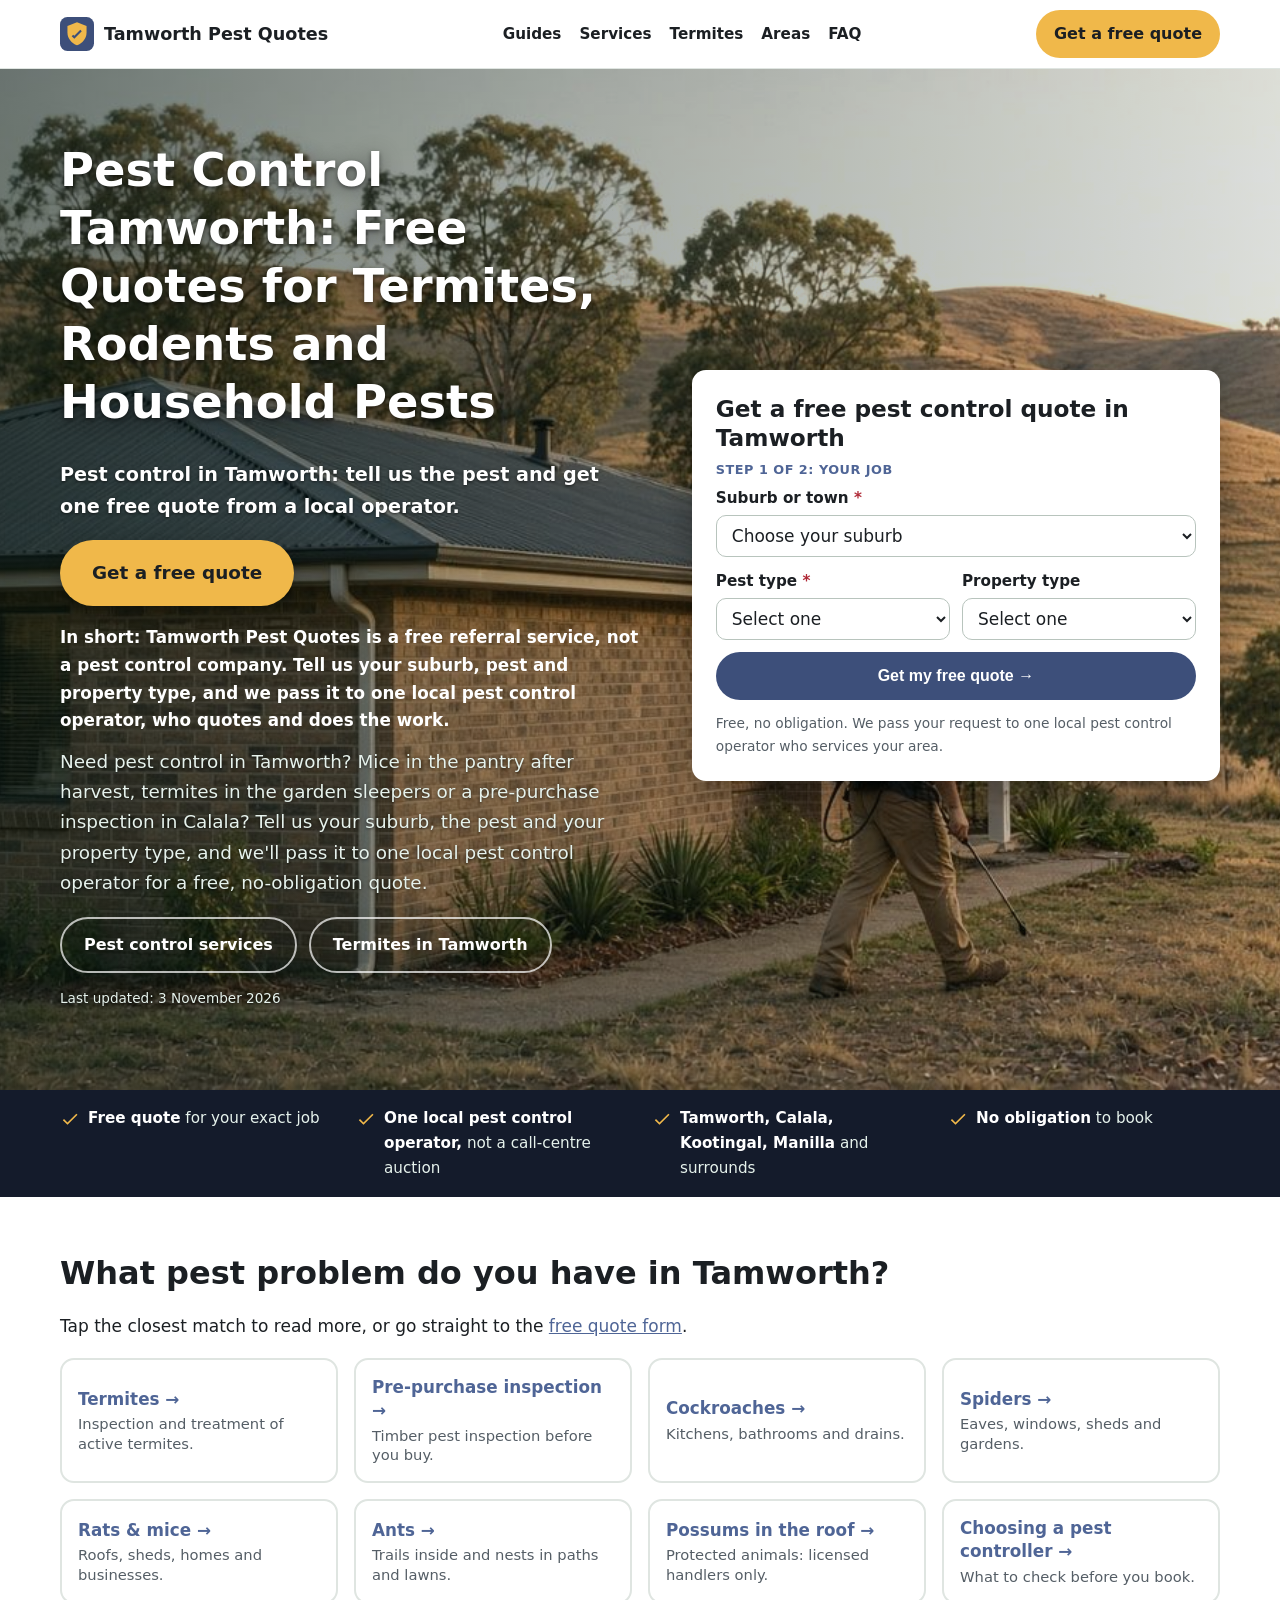
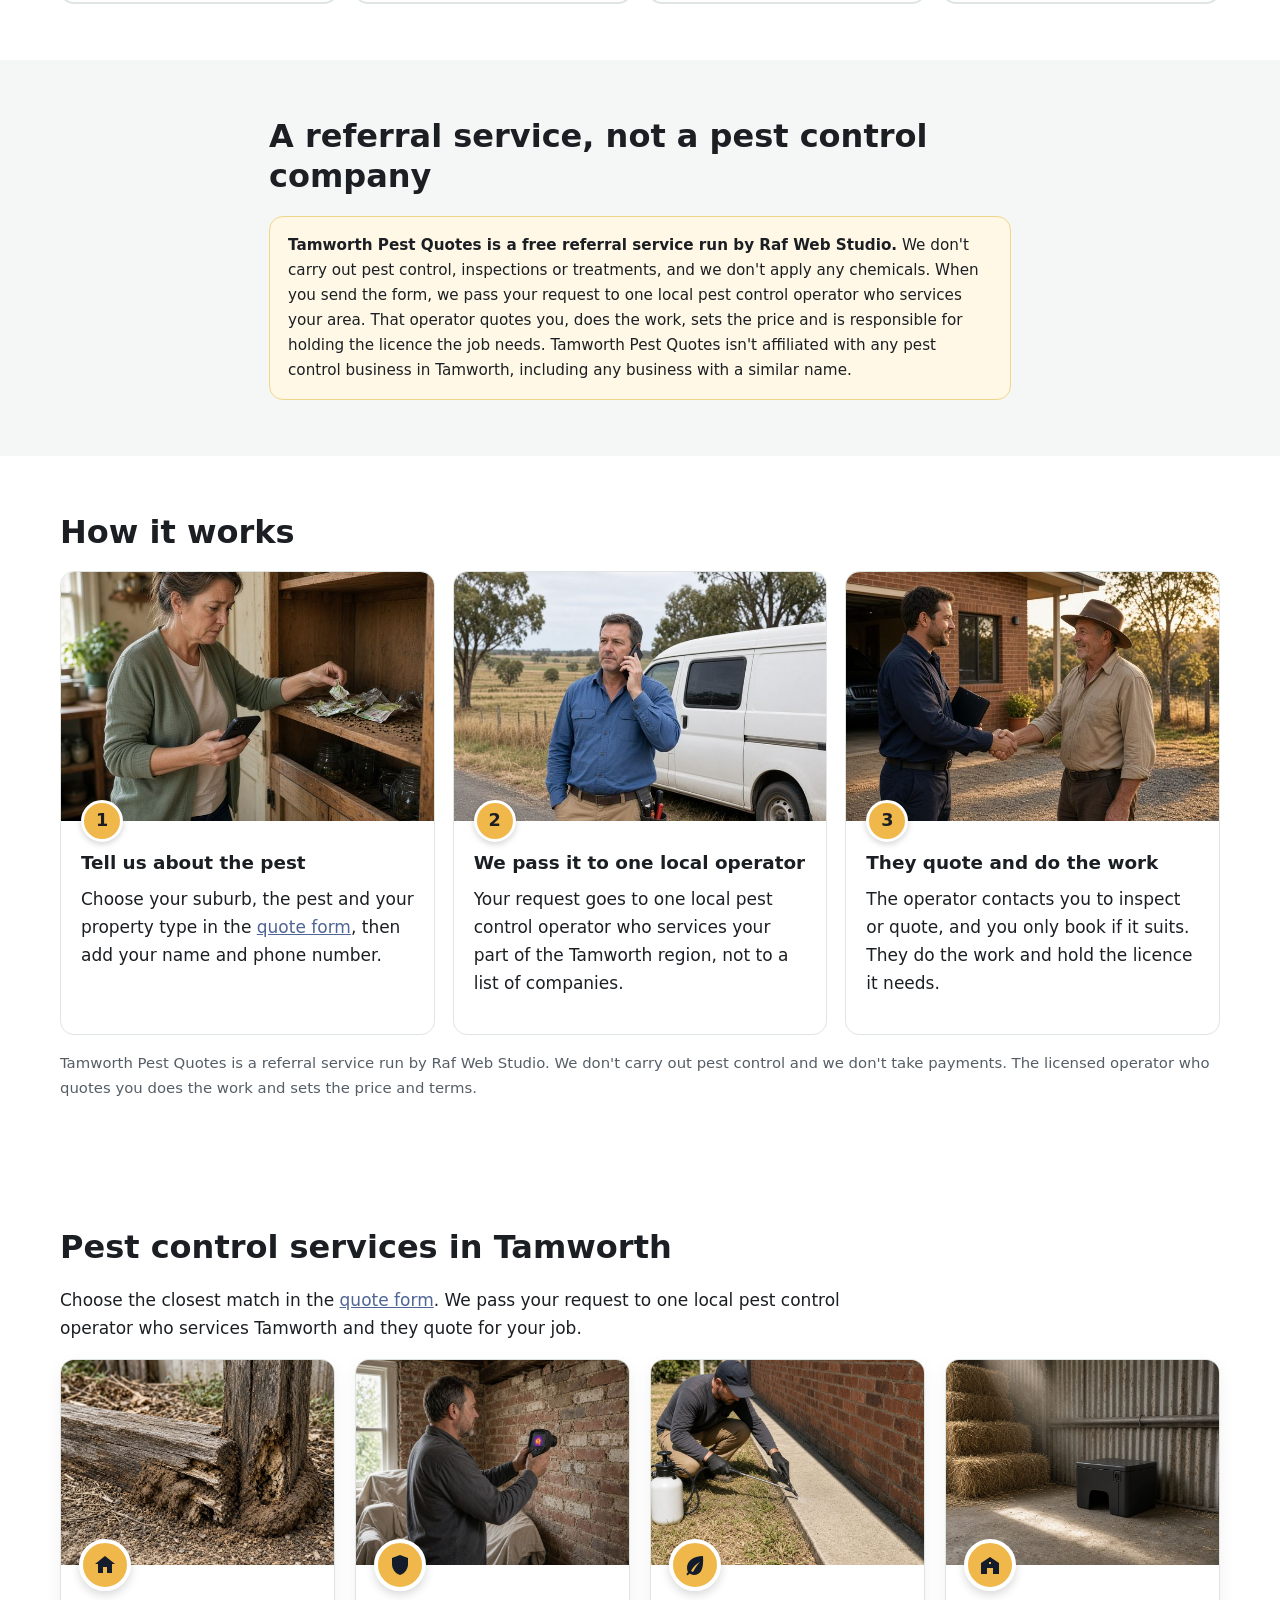
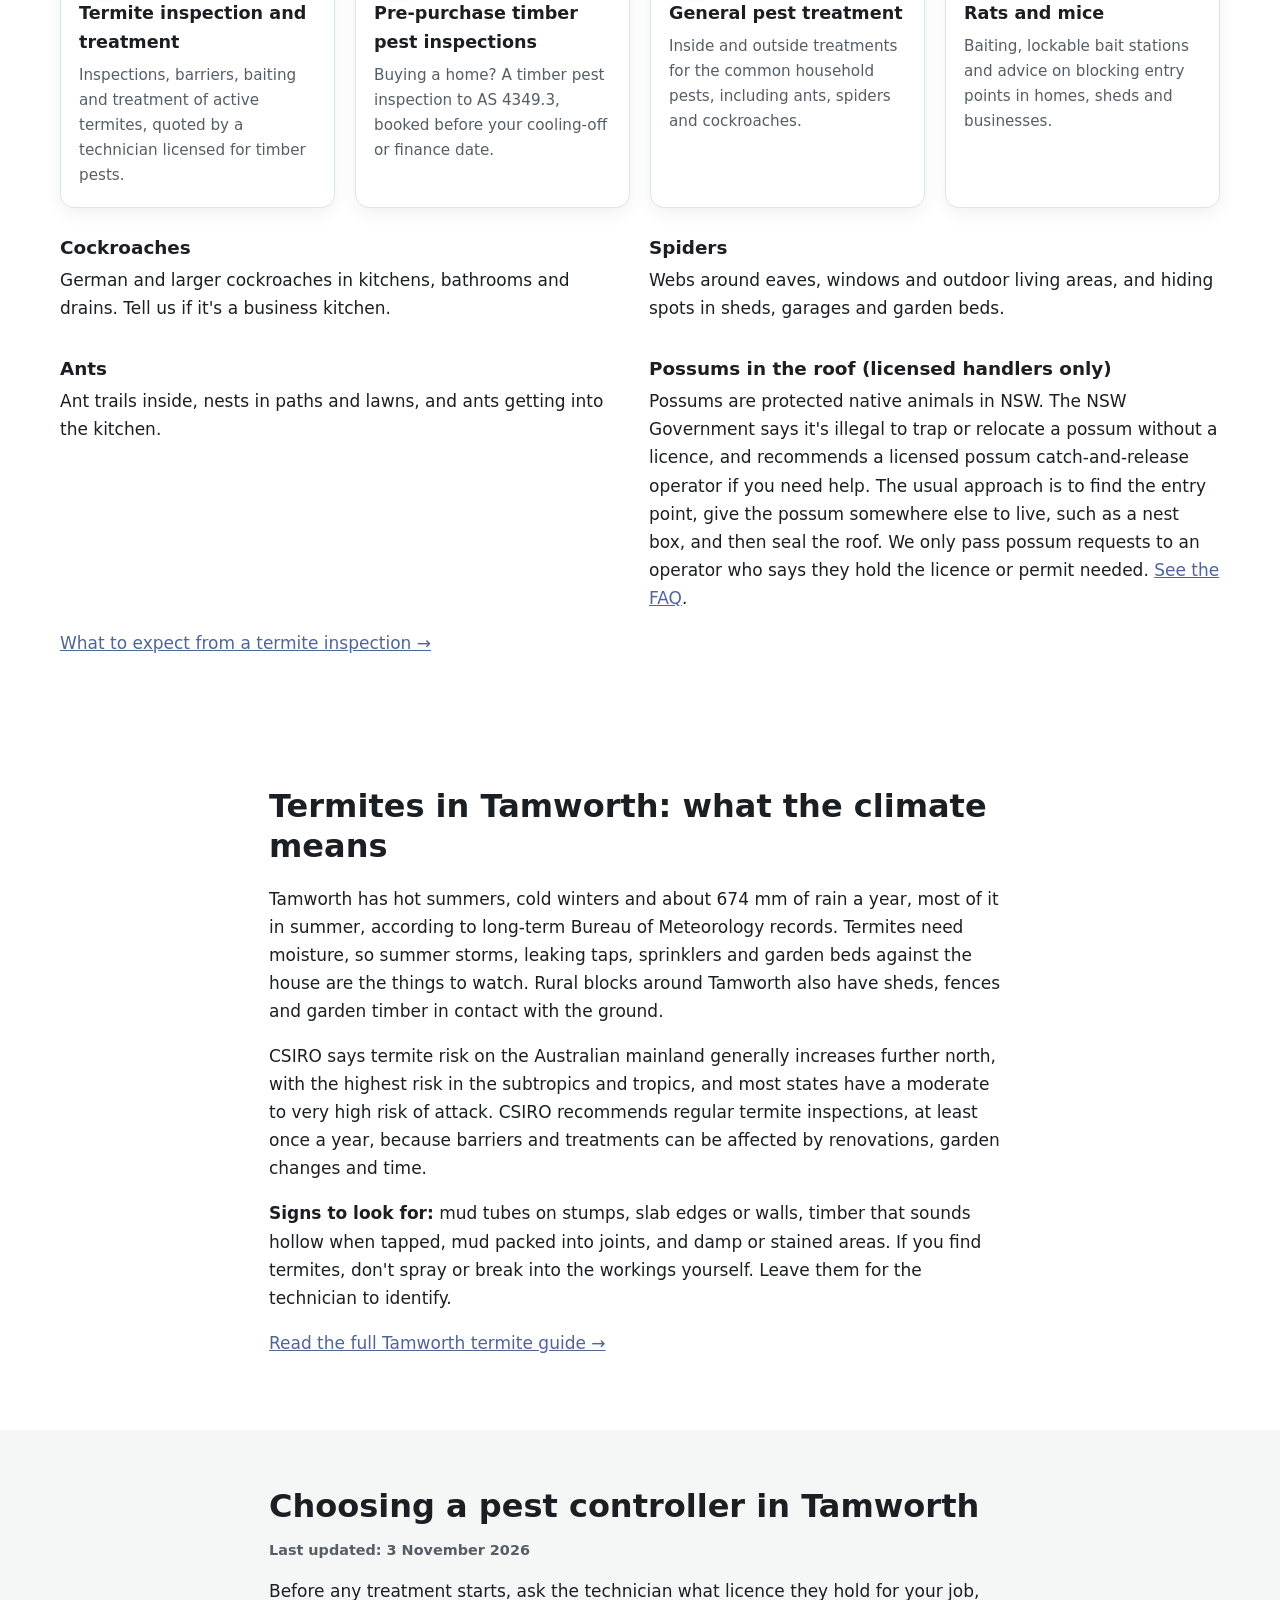
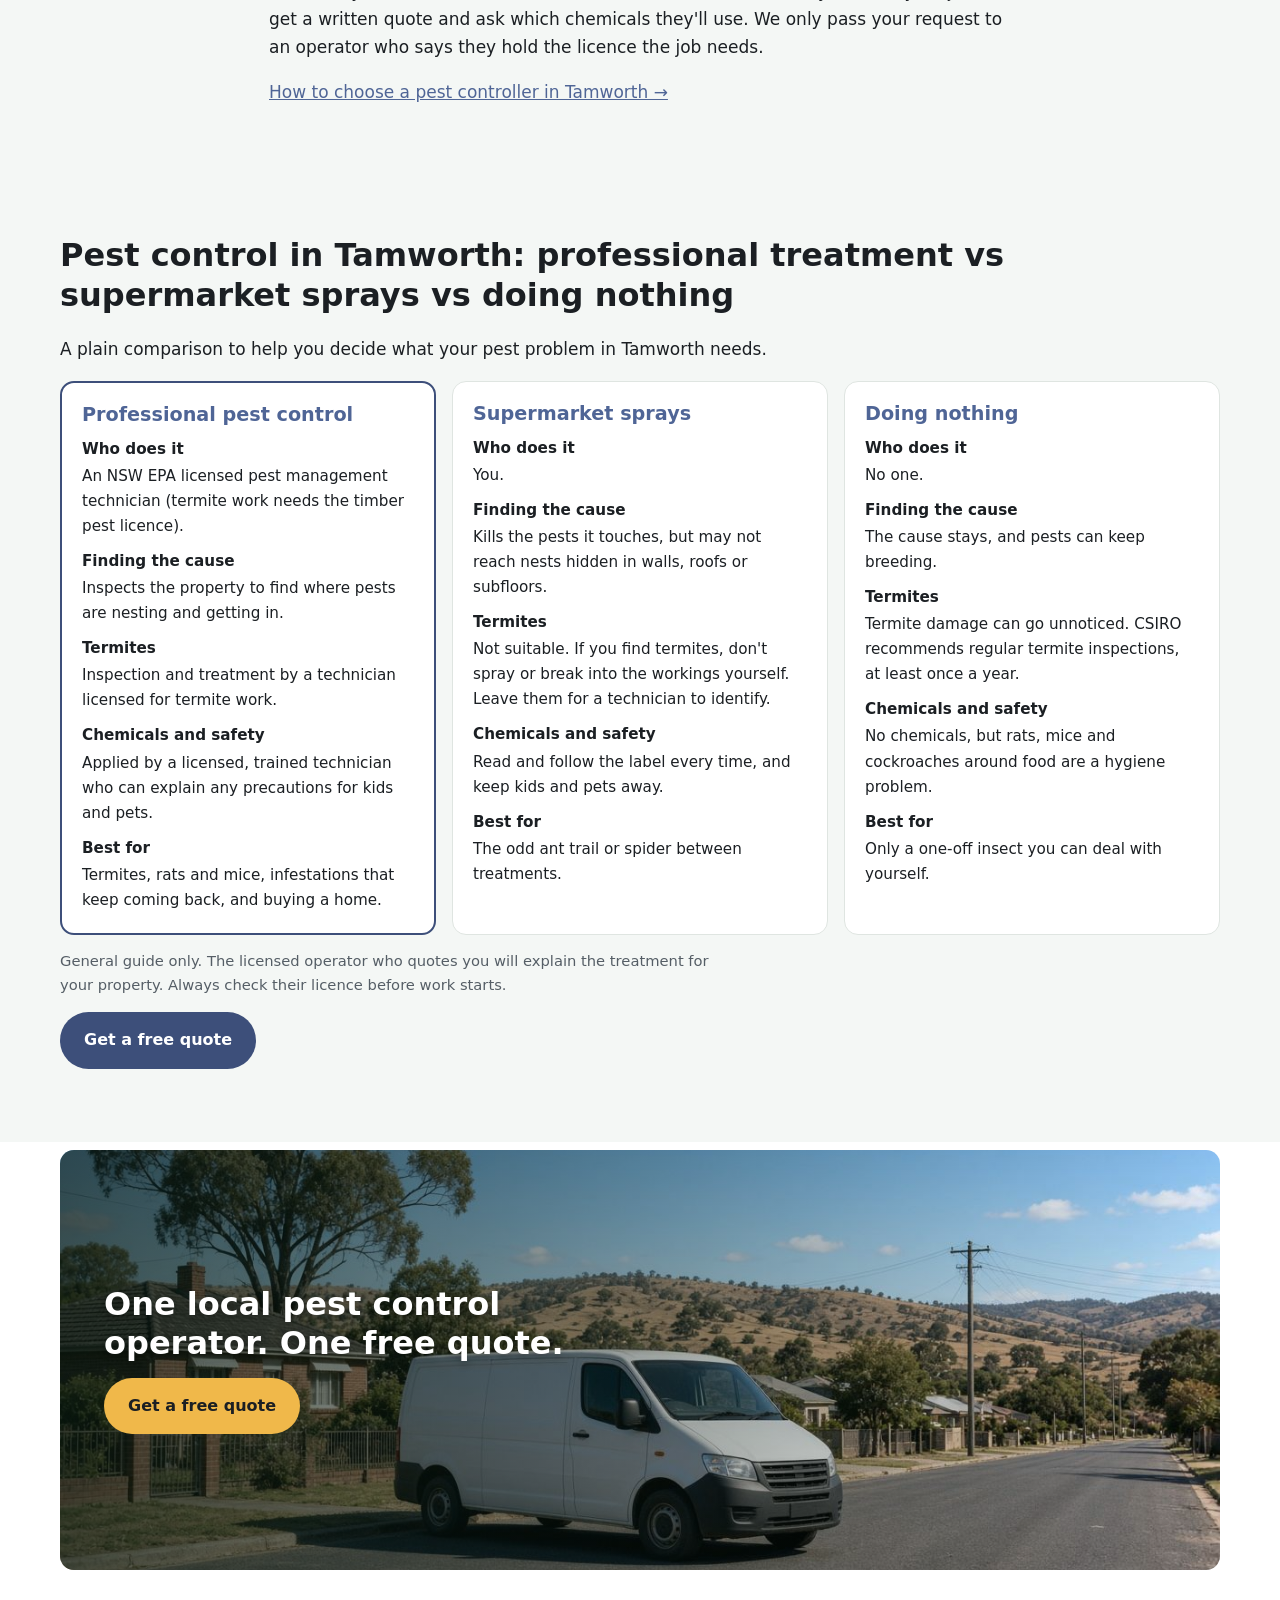
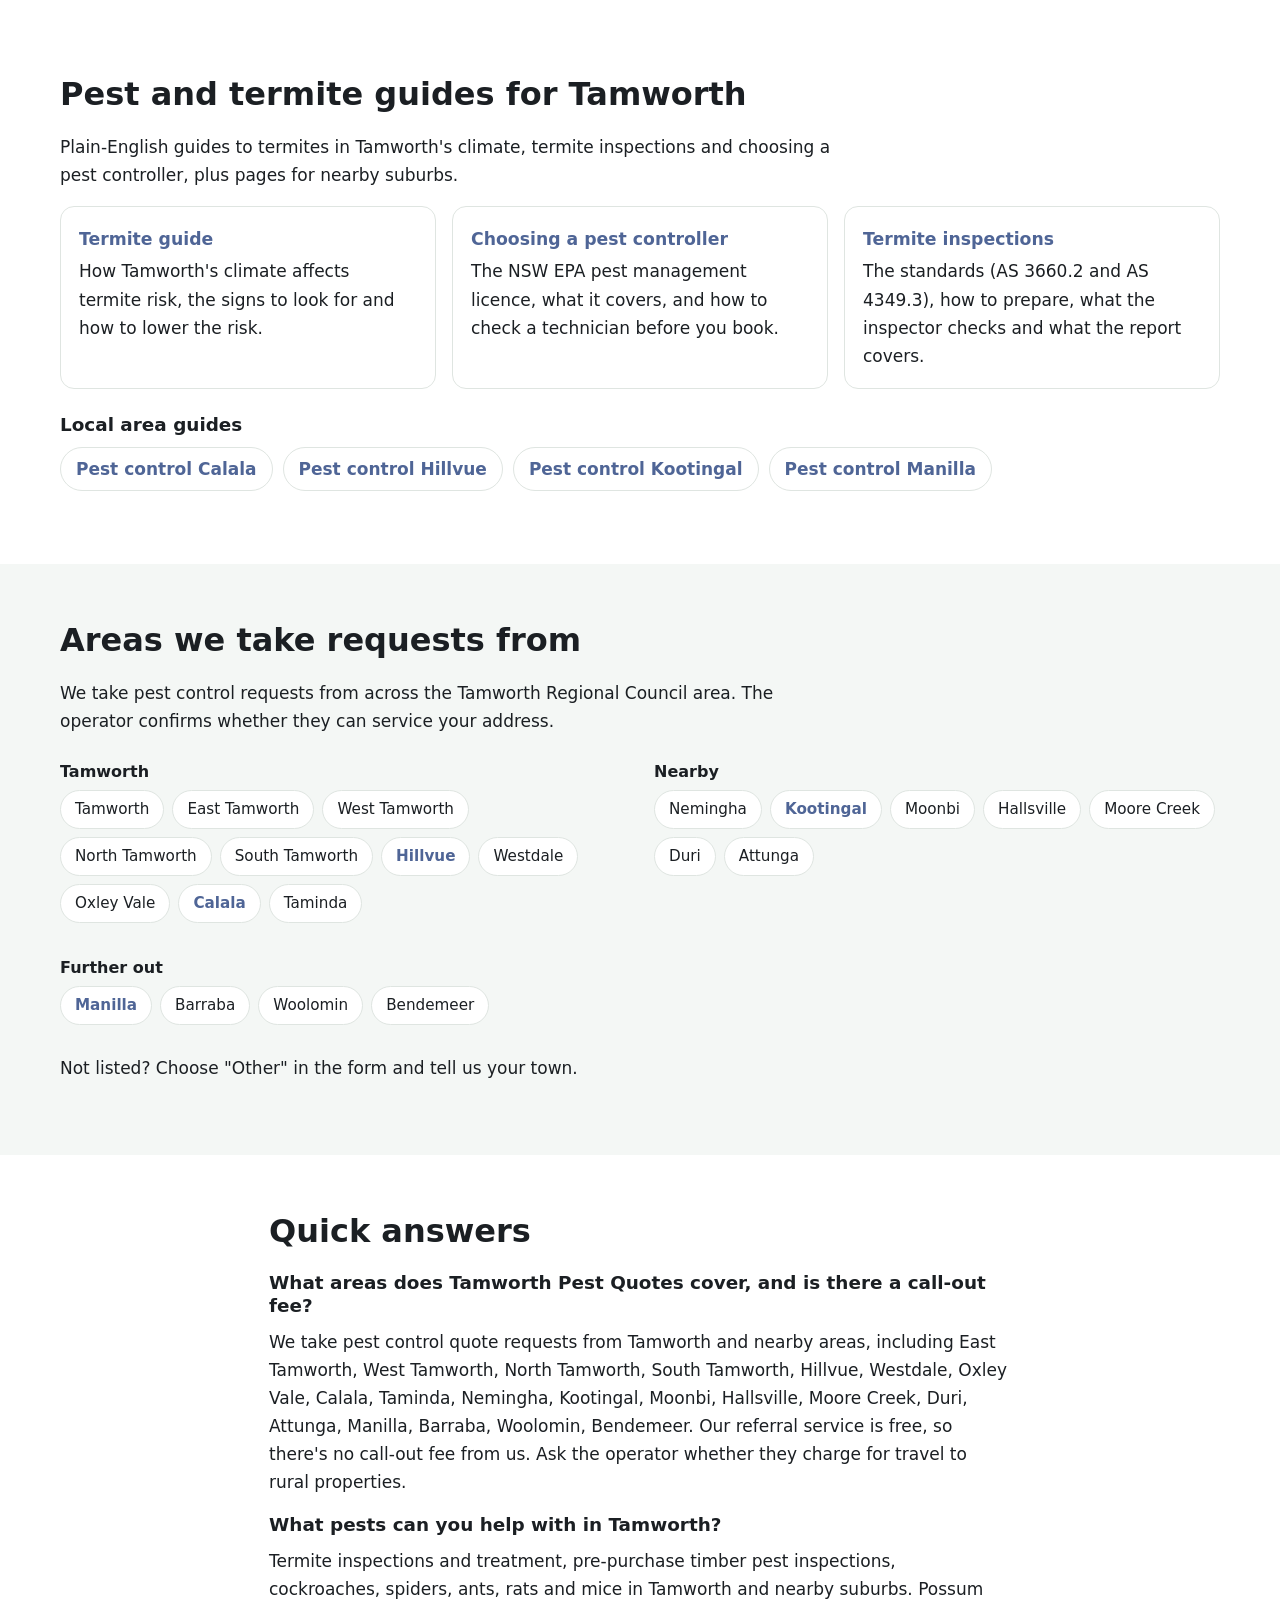
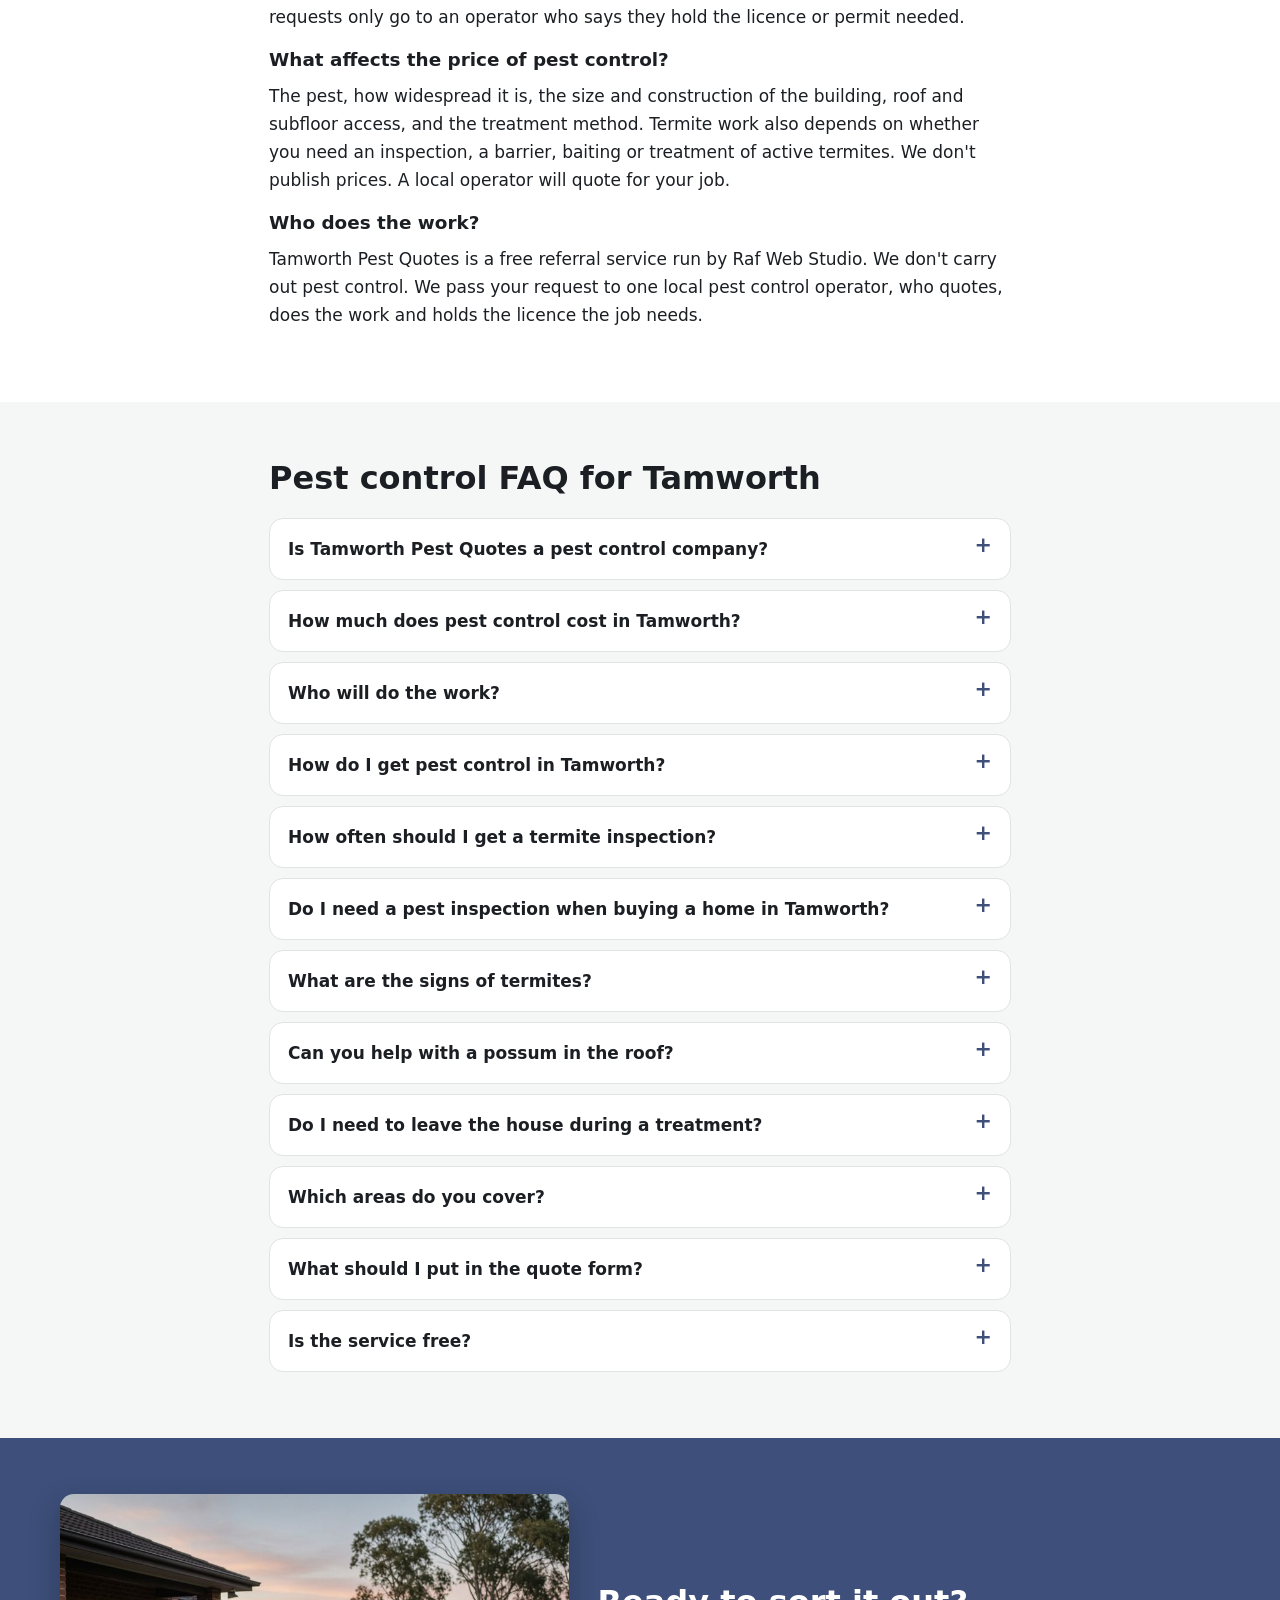
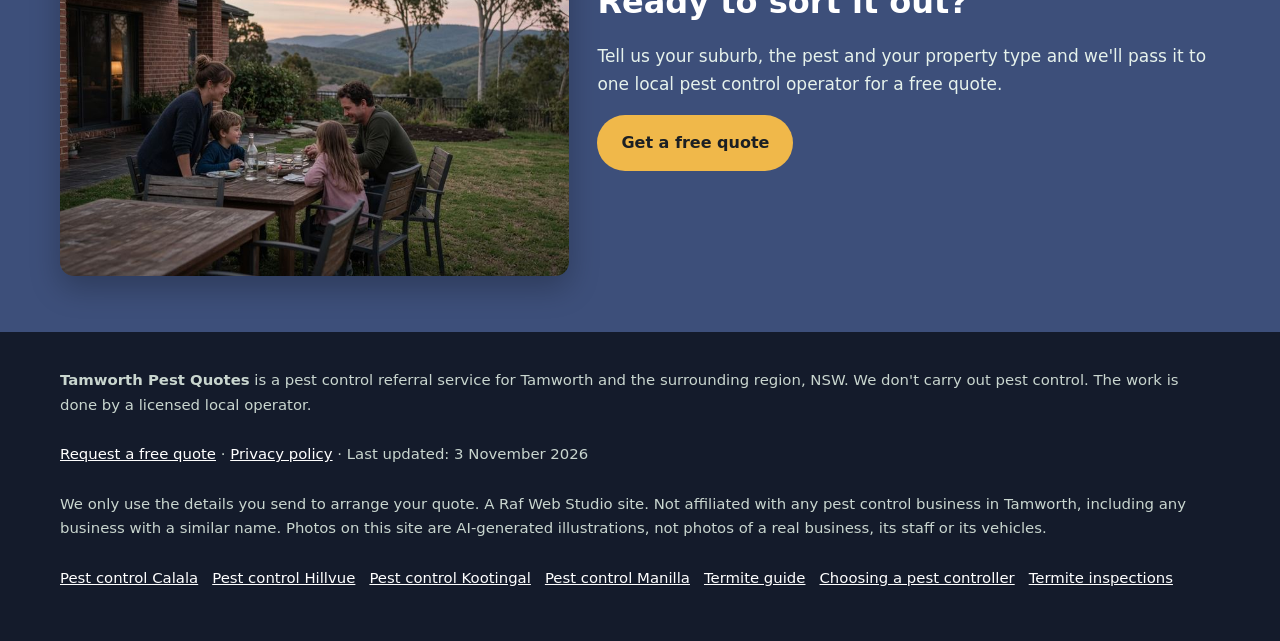
<file: index.html>
<!doctype html>
<html lang="en-AU">
<head>
<meta charset="utf-8">
<meta name="google-site-verification" content="eEirkHf_5kLrOPLTN9y3RT48Q1-SWzOm3SPt7OxxeIs" />
<meta name="viewport" content="width=device-width, initial-scale=1">
<title>Pest Control Tamworth NSW | Termite Inspections &amp; Pest Treatment Quotes</title>
<meta name="description" content="Pest control in Tamworth and nearby suburbs: termites, cockroaches, spiders, ants, rats and mice. Tell us the pest and get one free quote from a local operator.">
<link rel="canonical" href="https://pestcontroltamworth.com/">
<link rel="icon" href="favicon.svg" type="image/svg+xml">
<meta name="theme-color" content="#3d4f7a">
<meta property="og:type" content="website">
<meta property="og:locale" content="en_AU">
<meta property="og:site_name" content="Tamworth Pest Quotes">
<meta property="og:title" content="Pest Control Tamworth NSW | Termite Inspections &amp; Pest Treatment Quotes">
<meta property="og:description" content="Pest control in Tamworth: termites, cockroaches, spiders, ants, rats and mice. One free quote from a local operator.">
<meta property="og:url" content="https://pestcontroltamworth.com/">
<meta property="og:image" content="https://pestcontroltamworth.com/img/hero.jpg">
<meta name="twitter:card" content="summary_large_image">
<meta name="twitter:image" content="https://pestcontroltamworth.com/img/hero.jpg">
<script>document.documentElement.classList.add('js')</script>
<link rel="stylesheet" href="styles.css">

<!-- Google tag (gtag.js) -->
<script async src="https://www.googletagmanager.com/gtag/js?id=G-0F5X8C9ZBZ"></script>
<script>
  window.dataLayer = window.dataLayer || [];
  function gtag(){dataLayer.push(arguments);}
  gtag('js', new Date());
  gtag('config', 'G-0F5X8C9ZBZ');
</script>

<script type="application/ld+json">
{
 "@context": "https://schema.org",
 "@type": "WebPage",
 "@id": "https://pestcontroltamworth.com/#webpage",
 "url": "https://pestcontroltamworth.com/",
 "name": "Pest Control Tamworth NSW | Termite Inspections & Pest Treatment Quotes",
 "description": "Pest control in Tamworth and nearby suburbs: termites, cockroaches, spiders, ants, rats and mice. Tell us the pest and get one free quote from a local operator.",
 "inLanguage": "en-AU",
 "dateModified": "2026-11-03",
 "isPartOf": {
  "@id": "https://pestcontroltamworth.com/#website"
 },
 "about": {
  "@id": "https://pestcontroltamworth.com/#business"
 }
}
</script>
<script type="application/ld+json">
{
 "@context": "https://schema.org",
 "@type": "LocalBusiness",
 "@id": "https://pestcontroltamworth.com/#business",
 "name": "Tamworth Pest Quotes",
 "url": "https://pestcontroltamworth.com/",
 "description": "Pest control in Tamworth and nearby suburbs: termites, cockroaches, spiders, ants, rats and mice. Tell us the pest and get one free quote from a local operator. A free referral service run by Raf Web Studio. It doesn't carry out pest control; one licensed local operator quotes and does the work.",
 "image": "https://pestcontroltamworth.com/img/hero.jpg",
 "areaServed": [
  {
   "@type": "AdministrativeArea",
   "name": "Tamworth Regional Council, NSW"
  },
  {
   "@type": "Place",
   "name": "Tamworth, NSW"
  },
  {
   "@type": "Place",
   "name": "East Tamworth, NSW"
  },
  {
   "@type": "Place",
   "name": "West Tamworth, NSW"
  },
  {
   "@type": "Place",
   "name": "North Tamworth, NSW"
  },
  {
   "@type": "Place",
   "name": "South Tamworth, NSW"
  },
  {
   "@type": "Place",
   "name": "Hillvue, NSW"
  },
  {
   "@type": "Place",
   "name": "Westdale, NSW"
  },
  {
   "@type": "Place",
   "name": "Oxley Vale, NSW"
  },
  {
   "@type": "Place",
   "name": "Calala, NSW"
  },
  {
   "@type": "Place",
   "name": "Taminda, NSW"
  },
  {
   "@type": "Place",
   "name": "Nemingha, NSW"
  },
  {
   "@type": "Place",
   "name": "Kootingal, NSW"
  },
  {
   "@type": "Place",
   "name": "Moonbi, NSW"
  },
  {
   "@type": "Place",
   "name": "Hallsville, NSW"
  },
  {
   "@type": "Place",
   "name": "Moore Creek, NSW"
  },
  {
   "@type": "Place",
   "name": "Duri, NSW"
  },
  {
   "@type": "Place",
   "name": "Attunga, NSW"
  },
  {
   "@type": "Place",
   "name": "Manilla, NSW"
  },
  {
   "@type": "Place",
   "name": "Barraba, NSW"
  },
  {
   "@type": "Place",
   "name": "Woolomin, NSW"
  },
  {
   "@type": "Place",
   "name": "Bendemeer, NSW"
  }
 ],
 "knowsAbout": [
  "Pest control",
  "Termite inspections",
  "Termite management",
  "Pre-purchase timber pest inspections",
  "NSW pest management licensing"
 ],
 "parentOrganization": {
  "@type": "Organization",
  "name": "Raf Web Studio"
 }
}
</script>
<script type="application/ld+json">
{
 "@context": "https://schema.org",
 "@type": "WebSite",
 "@id": "https://pestcontroltamworth.com/#website",
 "name": "Tamworth Pest Quotes",
 "url": "https://pestcontroltamworth.com/",
 "inLanguage": "en-AU",
 "dateModified": "2026-11-03"
}
</script>
<script type="application/ld+json">
{
 "@context": "https://schema.org",
 "@type": "Service",
 "@id": "https://pestcontroltamworth.com/#service",
 "name": "Pest control quotes in Tamworth",
 "serviceType": "Pest control",
 "description": "Free pest control and termite inspection quotes in Tamworth and nearby suburbs. A referral service: we pass your request to one licensed local pest management operator.",
 "url": "https://pestcontroltamworth.com/",
 "provider": {
  "@id": "https://pestcontroltamworth.com/#business"
 },
 "areaServed": [
  {
   "@type": "AdministrativeArea",
   "name": "Tamworth Regional Council, NSW"
  },
  {
   "@type": "Place",
   "name": "Tamworth, NSW"
  },
  {
   "@type": "Place",
   "name": "East Tamworth, NSW"
  },
  {
   "@type": "Place",
   "name": "West Tamworth, NSW"
  },
  {
   "@type": "Place",
   "name": "North Tamworth, NSW"
  },
  {
   "@type": "Place",
   "name": "South Tamworth, NSW"
  },
  {
   "@type": "Place",
   "name": "Hillvue, NSW"
  },
  {
   "@type": "Place",
   "name": "Westdale, NSW"
  },
  {
   "@type": "Place",
   "name": "Oxley Vale, NSW"
  },
  {
   "@type": "Place",
   "name": "Calala, NSW"
  },
  {
   "@type": "Place",
   "name": "Taminda, NSW"
  },
  {
   "@type": "Place",
   "name": "Nemingha, NSW"
  },
  {
   "@type": "Place",
   "name": "Kootingal, NSW"
  },
  {
   "@type": "Place",
   "name": "Moonbi, NSW"
  },
  {
   "@type": "Place",
   "name": "Hallsville, NSW"
  },
  {
   "@type": "Place",
   "name": "Moore Creek, NSW"
  },
  {
   "@type": "Place",
   "name": "Duri, NSW"
  },
  {
   "@type": "Place",
   "name": "Attunga, NSW"
  },
  {
   "@type": "Place",
   "name": "Manilla, NSW"
  },
  {
   "@type": "Place",
   "name": "Barraba, NSW"
  },
  {
   "@type": "Place",
   "name": "Woolomin, NSW"
  },
  {
   "@type": "Place",
   "name": "Bendemeer, NSW"
  }
 ]
}
</script>
<script type="application/ld+json">
{
 "@context": "https://schema.org",
 "@type": "FAQPage",
 "mainEntity": [
  {
   "@type": "Question",
   "name": "Is Tamworth Pest Quotes a pest control company?",
   "acceptedAnswer": {
    "@type": "Answer",
    "text": "No. Tamworth Pest Quotes is a free referral service run by Raf Web Studio. We don't do pest control ourselves. We pass your request to one local pest control operator, who quotes and does the work."
   }
  },
  {
   "@type": "Question",
   "name": "How much does pest control cost in Tamworth?",
   "acceptedAnswer": {
    "@type": "Answer",
    "text": "It depends on the pest, the size and construction of the property, access to the roof and subfloor, and the treatment used. We don't publish prices. Tell us about your job and a local operator will quote for it."
   }
  },
  {
   "@type": "Question",
   "name": "Who will do the work?",
   "acceptedAnswer": {
    "@type": "Answer",
    "text": "One local pest control operator who services your suburb. They contact you, quote, carry out the inspection or treatment and set their own terms. You only book if the quote suits."
   }
  },
  {
   "@type": "Question",
   "name": "How do I get pest control in Tamworth?",
   "acceptedAnswer": {
    "@type": "Answer",
    "text": "Fill in the free quote form with your suburb, the pest and the property type. We pass it to one local pest control operator who services Tamworth, and they contact you with a quote. There's no obligation to book."
   }
  },
  {
   "@type": "Question",
   "name": "How often should I get a termite inspection?",
   "acceptedAnswer": {
    "@type": "Answer",
    "text": "CSIRO recommends regular termite inspections, at least once a year, because barriers and treatments can be affected by renovations, garden changes and time."
   }
  },
  {
   "@type": "Question",
   "name": "Do I need a pest inspection when buying a home in Tamworth?",
   "acceptedAnswer": {
    "@type": "Answer",
    "text": "It's strongly advised. A timber pest inspection to AS 4349.3 looks for termites, borers and timber decay, and the things that make an attack more likely. The NSW Government says a building inspection report generally won't tell you whether termites are present, so you should also get a pest inspection, especially in areas where termites are a known problem. If you sign a contract, NSW residential sales usually have a 5 business day cooling-off period, which is the window many buyers use for inspections."
   }
  },
  {
   "@type": "Question",
   "name": "What are the signs of termites?",
   "acceptedAnswer": {
    "@type": "Answer",
    "text": "Mud tubes on stumps, slab edges or walls, timber that sounds hollow when tapped, mud packed into cracks and joints, damp or stained areas, and swarms of winged termites. Don't disturb them. Leave them for the technician to identify."
   }
  },
  {
   "@type": "Question",
   "name": "Can you help with a possum in the roof?",
   "acceptedAnswer": {
    "@type": "Answer",
    "text": "Possums are protected native animals in NSW. The NSW Government says it's illegal to trap or relocate a possum without a licence, and recommends a licensed possum catch-and-release operator if you need help. The usual approach is to find the entry point, give the possum somewhere else to live, such as a nest box, and then seal the roof. We only pass possum requests to an operator who says they hold the licence or permit needed."
   }
  },
  {
   "@type": "Question",
   "name": "Do I need to leave the house during a treatment?",
   "acceptedAnswer": {
    "@type": "Answer",
    "text": "It depends on the treatment. The technician should tell you which chemicals they use, how they apply them, whether windows need to be closed, what to do about pets, and how long to wait before going back into treated areas. Ask before the job starts."
   }
  },
  {
   "@type": "Question",
   "name": "Which areas do you cover?",
   "acceptedAnswer": {
    "@type": "Answer",
    "text": "We take requests from Tamworth and nearby areas, including East Tamworth, West Tamworth, North Tamworth, South Tamworth, Hillvue, Westdale, Oxley Vale, Calala, Taminda, Nemingha, Kootingal, Moonbi, Hallsville, Moore Creek, Duri, Attunga, Manilla, Barraba, Woolomin, Bendemeer. The operator confirms whether they can service your address."
   }
  },
  {
   "@type": "Question",
   "name": "What should I put in the quote form?",
   "acceptedAnswer": {
    "@type": "Answer",
    "text": "Your suburb, the pest, the type of property and a short description, such as where you've seen activity, whether it's a slab or raised floor, and any earlier termite treatment. You can add a preferred date."
   }
  },
  {
   "@type": "Question",
   "name": "Is the service free?",
   "acceptedAnswer": {
    "@type": "Answer",
    "text": "Yes. Requesting a quote is free and there's no obligation to book. We don't take payments. Any price is agreed directly between you and the operator."
   }
  },
  {
   "@type": "Question",
   "name": "What areas does Tamworth Pest Quotes cover, and is there a call-out fee?",
   "acceptedAnswer": {
    "@type": "Answer",
    "text": "We take pest control quote requests from Tamworth and nearby areas, including East Tamworth, West Tamworth, North Tamworth, South Tamworth, Hillvue, Westdale, Oxley Vale, Calala, Taminda, Nemingha, Kootingal, Moonbi, Hallsville, Moore Creek, Duri, Attunga, Manilla, Barraba, Woolomin, Bendemeer. Our referral service is free, so there's no call-out fee from us. Ask the operator whether they charge for travel to rural properties."
   }
  },
  {
   "@type": "Question",
   "name": "What pests can you help with in Tamworth?",
   "acceptedAnswer": {
    "@type": "Answer",
    "text": "Termite inspections and treatment, pre-purchase timber pest inspections, cockroaches, spiders, ants, rats and mice in Tamworth and nearby suburbs. Possum requests only go to an operator who says they hold the licence or permit needed."
   }
  },
  {
   "@type": "Question",
   "name": "What affects the price of pest control?",
   "acceptedAnswer": {
    "@type": "Answer",
    "text": "The pest, how widespread it is, the size and construction of the building, roof and subfloor access, and the treatment method. Termite work also depends on whether you need an inspection, a barrier, baiting or treatment of active termites. We don't publish prices. A local operator will quote for your job."
   }
  },
  {
   "@type": "Question",
   "name": "Who does the work?",
   "acceptedAnswer": {
    "@type": "Answer",
    "text": "Tamworth Pest Quotes is a free referral service run by Raf Web Studio. We don't carry out pest control. We pass your request to one local pest control operator, who quotes, does the work and holds the licence the job needs."
   }
  }
 ]
}
</script>
<!--h3:css--><style>
.h3-tag{font-size:1.2rem;font-weight:600;margin:.2em 0 .9em;color:#fff;text-shadow:0 1px 3px rgba(0,0,0,.6);max-width:36em}
.btn-xl{font-size:1.15rem;padding:16px 30px;min-height:54px;box-shadow:0 6px 18px rgba(0,0,0,.25)}
.h3-cta{margin:0 0 18px}
.need-grid{display:grid;grid-template-columns:repeat(2,minmax(0,1fr));gap:12px;margin-top:18px}
@media(min-width:800px){.need-grid{grid-template-columns:repeat(4,minmax(0,1fr));gap:16px}}
.need-grid a{display:flex;flex-direction:column;justify-content:center;min-height:96px;padding:16px;background:#fff;border:2px solid var(--line);border-radius:var(--radius);text-decoration:none;color:var(--ink);line-height:1.35}
.need-grid a:hover,.need-grid a:focus-visible{border-color:var(--green);background:var(--soft)}
.need-grid strong{color:var(--green-2);font-size:1.05rem;margin-bottom:4px}
.need-grid strong::after{content:" \2192"}
.need-grid span{font-size:.92rem;color:var(--muted)}
.cmp{display:grid;gap:16px;margin-top:18px}
@media(min-width:900px){.cmp{grid-template-columns:repeat(3,minmax(0,1fr))}}
.cmp article{background:#fff;border:1px solid var(--line);border-radius:var(--radius);padding:20px}
.cmp article.cmp-main{border:2px solid var(--green)}
.cmp h3{margin:0 0 10px;font-size:1.2rem;color:var(--green-2)}
.cmp dl{margin:0}.cmp dt{font-weight:700;margin-top:10px;font-size:.95rem}.cmp dd{margin:2px 0 0;color:var(--ink);font-size:.95rem}
.cmp-note{font-size:.92rem;color:var(--muted);margin-top:14px;max-width:46em}
.mobile-call{transition:transform .2s ease;padding-bottom:calc(10px + env(safe-area-inset-bottom))}
.mobile-call .btn{min-height:48px;font-size:1.05rem}
.mobile-call.mc-off{transform:translateY(120%)}
@media(prefers-reduced-motion:reduce){.mobile-call{transition:none}}
</style><!--/h3:css-->
</head>
<body>
<a class="skip-link" href="#main">Skip to content</a>

<header class="site-header">
  <div class="wrap">
    <a class="brand" href="/" aria-label="Tamworth Pest Quotes home">
      <svg viewBox="0 0 64 64" aria-hidden="true"><rect width="64" height="64" rx="14" fill="#3d4f7a"/><path d="M32 10 14 17v12c0 11 7.6 20.5 18 24 10.4-3.5 18-13 18-24V17z" fill="#f0b84a"/><path d="M27 41l-5-5 2.8-2.8L27 35.4l11.2-11.2L41 27z" fill="#3d4f7a"/></svg>
      Tamworth Pest Quotes
    </a>
    <nav class="nav" aria-label="Main">
      <a href="#guides">Guides</a>      <a href="#services">Services</a><a href="#termites">Termites</a><a href="#areas">Areas</a><a href="#faq">FAQ</a>
    </nav>
    <a class="btn btn-call header-call" href="#quote">Get a free quote</a>
  </div>
</header>

<main id="main">
<section class="hero" aria-labelledby="h1">
  <picture class="hero-bg">
    <source media="(max-width: 700px)" srcset="img/hero-mobile.jpg" width="684" height="720">
    <img src="img/hero.jpg" width="1280" height="720" alt="Pest control technician with a backpack sprayer walking beside a brick home with dry hills behind" fetchpriority="high" decoding="async">
  </picture>
  <div class="wrap hero-grid">
    <div class="hero-copy">
      <h1 id="h1">Pest Control Tamworth: Free Quotes for Termites, Rodents and Household Pests</h1><!--h3:hero-->
      <p class="h3-tag">Pest control in Tamworth: tell us the pest and get one free quote from a local operator.</p>
      <p class="h3-cta"><a class="btn btn-call btn-xl" href="#quote">Get a free quote</a></p><!--/h3:hero-->
      <p class="summary">In short: Tamworth Pest Quotes is a free referral service, not a pest control company. Tell us your suburb, pest and property type, and we pass it to one local pest control operator, who quotes and does the work.</p>
      <p class="lead">Need pest control in Tamworth? Mice in the pantry after harvest, termites in the garden sleepers or a pre-purchase inspection in Calala? Tell us your suburb, the pest and your property type, and we'll pass it to one local pest control operator for a free, no-obligation quote.</p>
      <div class="ctas"><a class="btn btn-ghost" href="#services">Pest control services</a><a class="btn btn-ghost" href="#termites">Termites in Tamworth</a></div>
      <p class="updated">Last updated: 3 November 2026</p>
    </div>
    <div class="hero-form-card" id="quote">
      <h2 id="quote-h">Get a free pest control quote in Tamworth</h2>
      <form class="quote-form two-step" id="quote-form" action="https://formsubmit.co/quotes@pestcontroltamworth.com" method="post" novalidate>
        <input type="hidden" name="_subject" value="New quote request – pestcontroltamworth.com">
        <input type="hidden" name="_captcha" value="true">
        <input type="hidden" name="_template" value="table">
        <input type="hidden" name="_next" value="https://pestcontroltamworth.com/thanks.html?lead=1">
        <input type="hidden" name="_autoresponse" value="Thanks for your pest control request. We&#x27;ve received it and are passing it to a local pest control operator, who&#x27;ll be in touch shortly with availability and a price.">
        <input type="text" name="_honey" style="display:none" tabindex="-1" autocomplete="off" aria-hidden="true">
        <input type="hidden" name="source" value="pestcontroltamworth.com">
        <fieldset class="step step-1">
          <legend class="step-label">Step 1 of 2: your job</legend>
          <div class="full"><label for="suburb">Suburb or town <span class="req" aria-hidden="true">*</span></label>
            <select id="suburb" name="suburb" required><option value="">Choose your suburb</option><option>Tamworth</option><option>East Tamworth</option><option>West Tamworth</option><option>North Tamworth</option><option>South Tamworth</option><option>Hillvue</option><option>Westdale</option><option>Oxley Vale</option><option>Calala</option><option>Taminda</option><option>Nemingha</option><option>Kootingal</option><option>Moonbi</option><option>Hallsville</option><option>Moore Creek</option><option>Duri</option><option>Attunga</option><option>Manilla</option><option>Barraba</option><option>Woolomin</option><option>Bendemeer</option><option value="Other">Other (tell us below)</option></select></div>
          <div class="full other-wrap"><label for="suburb_other">Other suburb or town</label><input id="suburb_other" name="suburb_other" type="text" autocomplete="address-level2"></div>
          <div><label for="pest">Pest type <span class="req" aria-hidden="true">*</span></label>
            <select id="pest" name="pest_type" required><option value="">Select one</option><option>Termites: inspection</option><option>Termites: treatment or barrier</option><option>Pre-purchase timber pest inspection</option><option>General pest treatment</option><option>Cockroaches</option><option>Spiders</option><option>Rats or mice</option><option>Ants</option><option>Possum in the roof (licensed handler only)</option><option>Other or not sure</option></select></div>
          <div><label for="property">Property type</label>
            <select id="property" name="property_type"><option value="Not stated">Select one</option><option>House</option><option>Unit or townhouse</option><option>Rental (tenant or landlord)</option><option>Home I'm buying</option><option>Business or commercial</option><option>Farm or rural property</option></select></div>
          <div class="full js-only"><button class="btn btn-primary btn-block" type="button" id="to-step-2">Get my free quote →</button></div>
          <p class="microcopy full">Free, no obligation. We pass your request to one local pest control operator who services your area.</p>
          <p class="form-error full" id="step1-error" role="alert" hidden>Please choose your suburb and pest type.</p>
        </fieldset>
        <fieldset class="step step-2" id="step-2">
          <legend class="step-label">Step 2 of 2: your details</legend>
          <div><label for="name">Name <span class="req" aria-hidden="true">*</span></label><input id="name" name="name" type="text" autocomplete="name" required></div>
          <div><label for="phone">Phone <span class="req" aria-hidden="true">*</span></label><input id="phone" name="phone" type="tel" autocomplete="tel" inputmode="tel" required></div>
          <div><label for="email">Email</label><input id="email" name="email" type="email" autocomplete="email"></div>
          <div><label for="date">Preferred date</label><input id="date" name="preferred_date" type="date"></div>
          <div class="full"><label for="message">Anything else?</label><textarea id="message" name="message" rows="2" placeholder="e.g. brick veneer on slab, mice in the pantry, acreage with sheds"></textarea></div>
          <p class="consent full">By sending this form you agree we can share your details with one local pest control operator so they can quote for your job. See our <a href="privacy.html">privacy policy</a>.</p>
          <div class="full step2-actions"><button class="btn btn-primary" type="submit">Send my quote request</button><button class="btn-link js-only" type="button" id="back-1">← Back</button></div>
        </fieldset>
      </form>
    </div>
  </div>
</section>
<section class="trust" aria-label="Why use this service">
  <ul class="wrap trust-list"><li><svg viewBox="0 0 24 24" aria-hidden="true"><path fill="currentColor" d="M9 16.2 4.8 12l-1.4 1.4L9 19 21 7l-1.4-1.4z"/></svg><span><strong>Free quote</strong> for your exact job</span></li><li><svg viewBox="0 0 24 24" aria-hidden="true"><path fill="currentColor" d="M9 16.2 4.8 12l-1.4 1.4L9 19 21 7l-1.4-1.4z"/></svg><span><strong>One local pest control operator,</strong> not a call-centre auction</span></li><li><svg viewBox="0 0 24 24" aria-hidden="true"><path fill="currentColor" d="M9 16.2 4.8 12l-1.4 1.4L9 19 21 7l-1.4-1.4z"/></svg><span><strong>Tamworth, Calala, Kootingal, Manilla</strong> and surrounds</span></li><li><svg viewBox="0 0 24 24" aria-hidden="true"><path fill="currentColor" d="M9 16.2 4.8 12l-1.4 1.4L9 19 21 7l-1.4-1.4z"/></svg><span><strong>No obligation</strong> to book</span></li></ul>
</section>
<!--h3:need-->
<section id="need" aria-labelledby="need-h">
  <div class="wrap">
    <h2 id="need-h">What pest problem do you have in Tamworth?</h2>
    <p class="intro">Tap the closest match to read more, or go straight to the <a href="#quote">free quote form</a>.</p>
    <div class="need-grid"><a href="/termites-tamworth/"><strong>Termites</strong><span>Inspection and treatment of active termites.</span></a><a href="/termite-inspection/"><strong>Pre-purchase inspection</strong><span>Timber pest inspection before you buy.</span></a><a href="#quote"><strong>Cockroaches</strong><span>Kitchens, bathrooms and drains.</span></a><a href="#quote"><strong>Spiders</strong><span>Eaves, windows, sheds and gardens.</span></a><a href="#quote"><strong>Rats &amp; mice</strong><span>Roofs, sheds, homes and businesses.</span></a><a href="#quote"><strong>Ants</strong><span>Trails inside and nests in paths and lawns.</span></a><a href="#services"><strong>Possums in the roof</strong><span>Protected animals: licensed handlers only.</span></a><a href="/pest-control-licence-nsw/"><strong>Choosing a pest controller</strong><span>What to check before you book.</span></a></div>
  </div>
</section>
<!--/h3:need-->
<section class="alt" id="referral" aria-labelledby="ref-h">
  <div class="wrap intro">
    <h2 id="ref-h">A referral service, not a pest control company</h2>
    <div class="disclaimer"><p style="margin:0"><strong>Tamworth Pest Quotes is a free referral service run by Raf Web Studio.</strong> We don't carry out pest control, inspections or treatments, and we don't apply any chemicals. When you send the form, we pass your request to one local pest control operator who services your area. That operator quotes you, does the work, sets the price and is responsible for holding the licence the job needs. Tamworth Pest Quotes isn't affiliated with any pest control business in Tamworth, including any business with a similar name.</p></div>
  </div>
</section>
<section id="how" aria-labelledby="how-h">
  <div class="wrap">
    <h2 id="how-h">How it works</h2>
    <ol class="steps grid grid-3">
      <li class="card step-card"><span class="step-img"><img src="img/step1.jpg" width="700" height="467" loading="lazy" decoding="async" alt="Woman on her phone looking at chewed packets in a pantry"></span><div class="step-body"><span class="step-num">1</span><h3>Tell us about the pest</h3><p>Choose your suburb, the pest and your property type in the <a href="#quote">quote form</a>, then add your name and phone number.</p></div></li>
      <li class="card step-card"><span class="step-img"><img src="img/step2.jpg" width="700" height="467" loading="lazy" decoding="async" alt="Pest control technician on the phone beside a white van on a country road"></span><div class="step-body"><span class="step-num">2</span><h3>We pass it to one local operator</h3><p>Your request goes to one local pest control operator who services your part of the Tamworth region, not to a list of companies.</p></div></li>
      <li class="card step-card"><span class="step-img"><img src="img/step3.jpg" width="700" height="467" loading="lazy" decoding="async" alt="Technician shaking hands with a homeowner outside a brick home"></span><div class="step-body"><span class="step-num">3</span><h3>They quote and do the work</h3><p>The operator contacts you to inspect or quote, and you only book if it suits. They do the work and hold the licence it needs.</p></div></li>
      </ol>
    <p class="note">Tamworth Pest Quotes is a referral service run by Raf Web Studio. We don't carry out pest control and we don't take payments. The licensed operator who quotes you does the work and sets the price and terms.</p>
  </div>
</section>
<section id="services" aria-labelledby="services-h">
  <div class="wrap">
    <h2 id="services-h">Pest control services in Tamworth</h2>
    <p class="intro">Choose the closest match in the <a href="#quote">quote form</a>. We pass your request to one local pest control operator who services Tamworth and they quote for your job.</p>
    <div class="photo-cards">
      <a class="photo-card" href="/termites-tamworth/">
        <span class="pc-img"><img src="img/card-termite.jpg" width="900" height="675" loading="lazy" decoding="async" alt="Termite damage and mud packing at the base of an old timber post and garden sleeper"></span>
        <span class="pc-body"><span class="pc-icon"><svg viewBox="0 0 24 24" aria-hidden="true"><path fill="currentColor" d="M12 3 2 11h3v9h5v-6h4v6h5v-9h3z"/></svg></span><strong class="pc-title">Termite inspection and treatment</strong><span class="pc-text">Inspections, barriers, baiting and treatment of active termites, quoted by a technician licensed for timber pests.</span></span>
      </a>
      <a class="photo-card" href="/termite-inspection/">
        <span class="pc-img"><img src="img/card-inspect.jpg" width="900" height="675" loading="lazy" decoding="async" alt="Inspector scanning a brick wall with a thermal camera"></span>
        <span class="pc-body"><span class="pc-icon"><svg viewBox="0 0 24 24" aria-hidden="true"><path fill="currentColor" d="M12 2 4 5v6c0 5 3.4 9.7 8 11 4.6-1.3 8-6 8-11V5z"/></svg></span><strong class="pc-title">Pre-purchase timber pest inspections</strong><span class="pc-text">Buying a home? A timber pest inspection to AS 4349.3, booked before your cooling-off or finance date.</span></span>
      </a>
      <a class="photo-card" href="#quote">
        <span class="pc-img"><img src="img/card-general.jpg" width="900" height="675" loading="lazy" decoding="async" alt="Technician treating the edge of a path beside a brick wall"></span>
        <span class="pc-body"><span class="pc-icon"><svg viewBox="0 0 24 24" aria-hidden="true"><path fill="currentColor" d="M20 3C10 3 4 8 4 15c0 1.6.4 3 1 4.2L3.3 21l1.4 1.4 1.8-1.8C7.8 21.5 9.3 22 11 22c6.6 0 10-6 9-19zM8 18c2-4 5-7 9-9-3 3-5 6-7 10z"/></svg></span><strong class="pc-title">General pest treatment</strong><span class="pc-text">Inside and outside treatments for the common household pests, including ants, spiders and cockroaches.</span></span>
      </a>
      <a class="photo-card" href="#quote">
        <span class="pc-img"><img src="img/card-rodent.jpg" width="900" height="675" loading="lazy" decoding="async" alt="Lockable rodent bait station in a farm shed beside hay bales"></span>
        <span class="pc-body"><span class="pc-icon"><svg viewBox="0 0 24 24" aria-hidden="true"><path fill="currentColor" d="M3 21V10l9-6 9 6v11h-6v-6H9v6zm8-10h2V9h-2z"/></svg></span><strong class="pc-title">Rats and mice</strong><span class="pc-text">Baiting, lockable bait stations and advice on blocking entry points in homes, sheds and businesses.</span></span>
      </a>
    </div>
    <div class="grid grid-2 more-jobs"><div><h3>Cockroaches</h3><p>German and larger cockroaches in kitchens, bathrooms and drains. Tell us if it's a business kitchen.</p></div><div><h3>Spiders</h3><p>Webs around eaves, windows and outdoor living areas, and hiding spots in sheds, garages and garden beds.</p></div><div><h3>Ants</h3><p>Ant trails inside, nests in paths and lawns, and ants getting into the kitchen.</p></div><div><h3>Possums in the roof (licensed handlers only)</h3><p>Possums are protected native animals in NSW. The NSW Government says it's illegal to trap or relocate a possum without a licence, and recommends a licensed possum catch-and-release operator if you need help. The usual approach is to find the entry point, give the possum somewhere else to live, such as a nest box, and then seal the roof. We only pass possum requests to an operator who says they hold the licence or permit needed. <a href="#faq">See the FAQ</a>.</p></div></div>
    <p><a href="/termite-inspection/">What to expect from a termite inspection →</a></p>
  </div>
</section>
<section id="termites" aria-labelledby="term-h">
  <div class="wrap intro">
    <h2 id="term-h">Termites in Tamworth: what the climate means</h2>
    <p>Tamworth has hot summers, cold winters and about 674 mm of rain a year, most of it in summer, according to long-term Bureau of Meteorology records. Termites need moisture, so summer storms, leaking taps, sprinklers and garden beds against the house are the things to watch. Rural blocks around Tamworth also have sheds, fences and garden timber in contact with the ground.</p>
    <p>CSIRO says termite risk on the Australian mainland generally increases further north, with the highest risk in the subtropics and tropics, and most states have a moderate to very high risk of attack. CSIRO recommends regular termite inspections, at least once a year, because barriers and treatments can be affected by renovations, garden changes and time.</p>
    <p><strong>Signs to look for:</strong> mud tubes on stumps, slab edges or walls, timber that sounds hollow when tapped, mud packed into joints, and damp or stained areas. If you find termites, don't spray or break into the workings yourself. Leave them for the technician to identify.</p>
    <p><a href="/termites-tamworth/">Read the full Tamworth termite guide →</a></p>
  </div>
</section>
<section class="alt" id="licensing" aria-labelledby="lic-h">
  <div class="wrap intro">
    <h2 id="lic-h">Choosing a pest controller in Tamworth</h2>
    <p class="updated-dark">Last updated: 3 November 2026</p>
    <p>Before any treatment starts, ask the technician what licence they hold for your job, get a written quote and ask which chemicals they'll use. We only pass your request to an operator who says they hold the licence the job needs.</p>
    <p><a href="/pest-control-licence-nsw/">How to choose a pest controller in Tamworth →</a></p>
  </div>
</section>
<!--h3:compare-->
<section class="alt" id="compare" aria-labelledby="compare-h">
  <div class="wrap">
    <h2 id="compare-h">Pest control in Tamworth: professional treatment vs supermarket sprays vs doing nothing</h2>
    <p class="intro">A plain comparison to help you decide what your pest problem in Tamworth needs.</p>
    <div class="cmp"><article class="cmp-main"><h3>Professional pest control</h3><dl><dt>Who does it</dt><dd>An NSW EPA licensed pest management technician (termite work needs the timber pest licence).</dd><dt>Finding the cause</dt><dd>Inspects the property to find where pests are nesting and getting in.</dd><dt>Termites</dt><dd>Inspection and treatment by a technician licensed for termite work.</dd><dt>Chemicals and safety</dt><dd>Applied by a licensed, trained technician who can explain any precautions for kids and pets.</dd><dt>Best for</dt><dd>Termites, rats and mice, infestations that keep coming back, and buying a home.</dd></dl></article><article><h3>Supermarket sprays</h3><dl><dt>Who does it</dt><dd>You.</dd><dt>Finding the cause</dt><dd>Kills the pests it touches, but may not reach nests hidden in walls, roofs or subfloors.</dd><dt>Termites</dt><dd>Not suitable. If you find termites, don't spray or break into the workings yourself. Leave them for a technician to identify.</dd><dt>Chemicals and safety</dt><dd>Read and follow the label every time, and keep kids and pets away.</dd><dt>Best for</dt><dd>The odd ant trail or spider between treatments.</dd></dl></article><article><h3>Doing nothing</h3><dl><dt>Who does it</dt><dd>No one.</dd><dt>Finding the cause</dt><dd>The cause stays, and pests can keep breeding.</dd><dt>Termites</dt><dd>Termite damage can go unnoticed. CSIRO recommends regular termite inspections, at least once a year.</dd><dt>Chemicals and safety</dt><dd>No chemicals, but rats, mice and cockroaches around food are a hygiene problem.</dd><dt>Best for</dt><dd>Only a one-off insect you can deal with yourself.</dd></dl></article></div>
    <p class="cmp-note">General guide only. The licensed operator who quotes you will explain the treatment for your property. Always check their licence before work starts.</p>
    <p><a class="btn btn-primary" href="#quote">Get a free quote</a></p>
  </div>
</section>
<!--/h3:compare-->
<section class="band-wrap" aria-label="One local pest control operator. One free quote.">
  <div class="wrap">
    <div class="truck-band">
      <img src="img/band.jpg" width="1280" height="720" loading="lazy" decoding="async" alt="White van in a quiet street with brick homes and dry hills behind">
      <div class="band-text">
        <p class="band-line">One local pest control operator. One free quote.</p>
        <a class="btn btn-call" href="#quote">Get a free quote</a>
      </div>
    </div>
  </div>
</section>
<section id="guides" aria-labelledby="guides-h">
  <div class="wrap">
    <h2 id="guides-h">Pest and termite guides for Tamworth</h2>
    <p class="intro">Plain-English guides to termites in Tamworth's climate, termite inspections and choosing a pest controller, plus pages for nearby suburbs.</p>
    <div class="guide-cards"><a href="/termites-tamworth/"><strong>Termite guide</strong>How Tamworth&#x27;s climate affects termite risk, the signs to look for and how to lower the risk.</a><a href="/pest-control-licence-nsw/"><strong>Choosing a pest controller</strong>The NSW EPA pest management licence, what it covers, and how to check a technician before you book.</a><a href="/termite-inspection/"><strong>Termite inspections</strong>The standards (AS 3660.2 and AS 4349.3), how to prepare, what the inspector checks and what the report covers.</a></div>
    <h3 style="margin-top:24px">Local area guides</h3>
    <ul class="link-list"><li><a href="/pest-control-calala/">Pest control Calala</a></li><li><a href="/pest-control-hillvue/">Pest control Hillvue</a></li><li><a href="/pest-control-kootingal/">Pest control Kootingal</a></li><li><a href="/pest-control-manilla/">Pest control Manilla</a></li></ul>
  </div>
</section>

<section class="alt" id="areas" aria-labelledby="areas-h">
  <div class="wrap">
    <h2 id="areas-h">Areas we take requests from</h2>
    <p class="intro">We take pest control requests from across the Tamworth Regional Council area. The operator confirms whether they can service your address.</p>
    <div class="area-groups"><div class="area-group"><h3>Tamworth</h3><ul class="areas"><li>Tamworth</li><li>East Tamworth</li><li>West Tamworth</li><li>North Tamworth</li><li>South Tamworth</li><li><a href="/pest-control-hillvue/">Hillvue</a></li><li>Westdale</li><li>Oxley Vale</li><li><a href="/pest-control-calala/">Calala</a></li><li>Taminda</li></ul></div><div class="area-group"><h3>Nearby</h3><ul class="areas"><li>Nemingha</li><li><a href="/pest-control-kootingal/">Kootingal</a></li><li>Moonbi</li><li>Hallsville</li><li>Moore Creek</li><li>Duri</li><li>Attunga</li></ul></div><div class="area-group"><h3>Further out</h3><ul class="areas"><li><a href="/pest-control-manilla/">Manilla</a></li><li>Barraba</li><li>Woolomin</li><li>Bendemeer</li></ul></div></div>
    <p class="intro">Not listed? Choose "Other" in the form and tell us your town.</p>
  </div>
</section>
<!-- ai-answers-v1 -->
<section id="answers" aria-labelledby="answers-h">
  <div class="wrap intro">
    <h2 id="answers-h">Quick answers</h2>
    <h3>What areas does Tamworth Pest Quotes cover, and is there a call-out fee?</h3>
    <p>We take pest control quote requests from Tamworth and nearby areas, including East Tamworth, West Tamworth, North Tamworth, South Tamworth, Hillvue, Westdale, Oxley Vale, Calala, Taminda, Nemingha, Kootingal, Moonbi, Hallsville, Moore Creek, Duri, Attunga, Manilla, Barraba, Woolomin, Bendemeer. Our referral service is free, so there&#x27;s no call-out fee from us. Ask the operator whether they charge for travel to rural properties.</p>
    <h3>What pests can you help with in Tamworth?</h3>
    <p>Termite inspections and treatment, pre-purchase timber pest inspections, cockroaches, spiders, ants, rats and mice in Tamworth and nearby suburbs. Possum requests only go to an operator who says they hold the licence or permit needed.</p>
    <h3>What affects the price of pest control?</h3>
    <p>The pest, how widespread it is, the size and construction of the building, roof and subfloor access, and the treatment method. Termite work also depends on whether you need an inspection, a barrier, baiting or treatment of active termites. We don&#x27;t publish prices. A local operator will quote for your job.</p>
    <h3>Who does the work?</h3>
    <p>Tamworth Pest Quotes is a free referral service run by Raf Web Studio. We don&#x27;t carry out pest control. We pass your request to one local pest control operator, who quotes, does the work and holds the licence the job needs.</p>
  </div>
</section>

<section class="alt" id="faq" aria-labelledby="faq-h">
  <div class="wrap intro">
    <h2 id="faq-h">Pest control FAQ for Tamworth</h2>
    <details><summary>Is Tamworth Pest Quotes a pest control company?</summary><p>No. Tamworth Pest Quotes is a free referral service run by Raf Web Studio. We don&#x27;t do pest control ourselves. We pass your request to one local pest control operator, who quotes and does the work.</p></details>
    <details><summary>How much does pest control cost in Tamworth?</summary><p>It depends on the pest, the size and construction of the property, access to the roof and subfloor, and the treatment used. We don&#x27;t publish prices. Tell us about your job and a local operator will quote for it.</p></details>
    <details><summary>Who will do the work?</summary><p>One local pest control operator who services your suburb. They contact you, quote, carry out the inspection or treatment and set their own terms. You only book if the quote suits.</p></details>
    <details><summary>How do I get pest control in Tamworth?</summary><p>Fill in the free quote form with your suburb, the pest and the property type. We pass it to one local pest control operator who services Tamworth, and they contact you with a quote. There&#x27;s no obligation to book.</p></details>
    <details><summary>How often should I get a termite inspection?</summary><p>CSIRO recommends regular termite inspections, at least once a year, because barriers and treatments can be affected by renovations, garden changes and time.</p></details>
    <details><summary>Do I need a pest inspection when buying a home in Tamworth?</summary><p>It&#x27;s strongly advised. A timber pest inspection to AS 4349.3 looks for termites, borers and timber decay, and the things that make an attack more likely. The NSW Government says a building inspection report generally won&#x27;t tell you whether termites are present, so you should also get a pest inspection, especially in areas where termites are a known problem. If you sign a contract, NSW residential sales usually have a 5 business day cooling-off period, which is the window many buyers use for inspections.</p></details>
    <details><summary>What are the signs of termites?</summary><p>Mud tubes on stumps, slab edges or walls, timber that sounds hollow when tapped, mud packed into cracks and joints, damp or stained areas, and swarms of winged termites. Don&#x27;t disturb them. Leave them for the technician to identify.</p></details>
    <details><summary>Can you help with a possum in the roof?</summary><p>Possums are protected native animals in NSW. The NSW Government says it&#x27;s illegal to trap or relocate a possum without a licence, and recommends a licensed possum catch-and-release operator if you need help. The usual approach is to find the entry point, give the possum somewhere else to live, such as a nest box, and then seal the roof. We only pass possum requests to an operator who says they hold the licence or permit needed.</p></details>
    <details><summary>Do I need to leave the house during a treatment?</summary><p>It depends on the treatment. The technician should tell you which chemicals they use, how they apply them, whether windows need to be closed, what to do about pets, and how long to wait before going back into treated areas. Ask before the job starts.</p></details>
    <details><summary>Which areas do you cover?</summary><p>We take requests from Tamworth and nearby areas, including East Tamworth, West Tamworth, North Tamworth, South Tamworth, Hillvue, Westdale, Oxley Vale, Calala, Taminda, Nemingha, Kootingal, Moonbi, Hallsville, Moore Creek, Duri, Attunga, Manilla, Barraba, Woolomin, Bendemeer. The operator confirms whether they can service your address.</p></details>
    <details><summary>What should I put in the quote form?</summary><p>Your suburb, the pest, the type of property and a short description, such as where you&#x27;ve seen activity, whether it&#x27;s a slab or raised floor, and any earlier termite treatment. You can add a preferred date.</p></details>
    <details><summary>Is the service free?</summary><p>Yes. Requesting a quote is free and there&#x27;s no obligation to book. We don&#x27;t take payments. Any price is agreed directly between you and the operator.</p></details>
    
  </div>
</section>
<section class="quote closing" aria-labelledby="close-h">
  <div class="wrap closing-grid">
    <figure class="closing-photo"><img src="img/closing.jpg" width="800" height="600" loading="lazy" decoding="async" alt="Family eating dinner at an outdoor table in a backyard at dusk"></figure>
    <div>
      <h2 id="close-h">Ready to sort it out?</h2>
      <p>Tell us your suburb, the pest and your property type and we'll pass it to one local pest control operator for a free quote.</p>
      <p><a class="btn btn-call" href="#quote">Get a free quote</a></p>
    </div>
  </div>
</section>
</main>

<footer class="site-footer">
  <div class="wrap">
    <p><strong>Tamworth Pest Quotes</strong> is a pest control referral service for Tamworth and the surrounding region, NSW. We don't carry out pest control. The work is done by a licensed local operator.</p>
    <p><a href="#quote">Request a free quote</a> · <a href="privacy.html">Privacy policy</a> · Last updated: 3 November 2026</p>
    <p>We only use the details you send to arrange your quote. A Raf Web Studio site. Not affiliated with any pest control business in Tamworth, including any business with a similar name. Photos on this site are AI-generated illustrations, not photos of a real business, its staff or its vehicles.</p>
    <p class="footer-links"><a href="/pest-control-calala/">Pest control Calala</a> <a href="/pest-control-hillvue/">Pest control Hillvue</a> <a href="/pest-control-kootingal/">Pest control Kootingal</a> <a href="/pest-control-manilla/">Pest control Manilla</a> <a href="/termites-tamworth/">Termite guide</a> <a href="/pest-control-licence-nsw/">Choosing a pest controller</a> <a href="/termite-inspection/">Termite inspections</a></p>
  </div>
</footer>

<div class="mobile-call" aria-label="Quick contact">
  <a class="btn btn-call" href="#quote">Get a free quote</a>
</div>
<script src="form.js" defer></script>
<!--h3:js--><script>(function(){var b=document.querySelector('.mobile-call'),q=document.getElementById('quote');if(!b||!q||!('IntersectionObserver' in window))return;new IntersectionObserver(function(e){b.classList.toggle('mc-off',e[0].isIntersecting)},{threshold:.15}).observe(q)})();</script><!--/h3:js-->
</body>
</html>
</file>
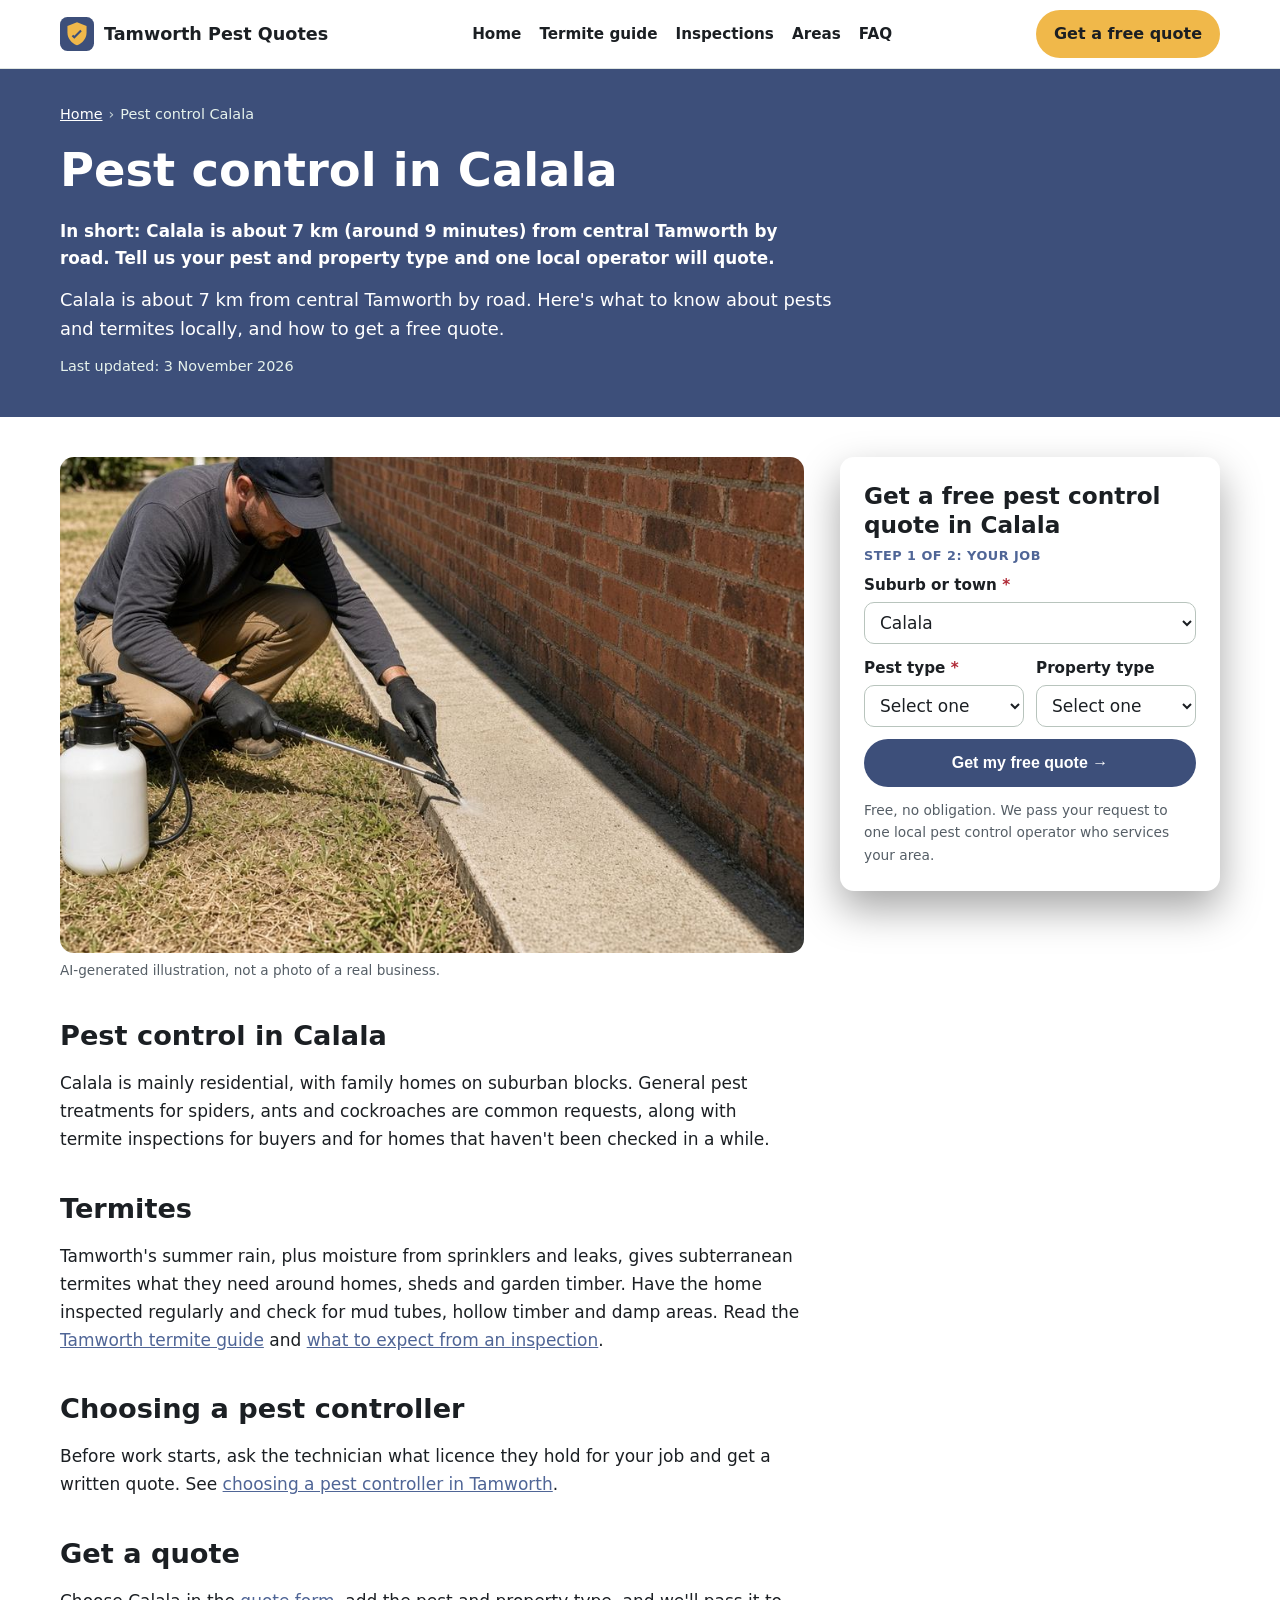
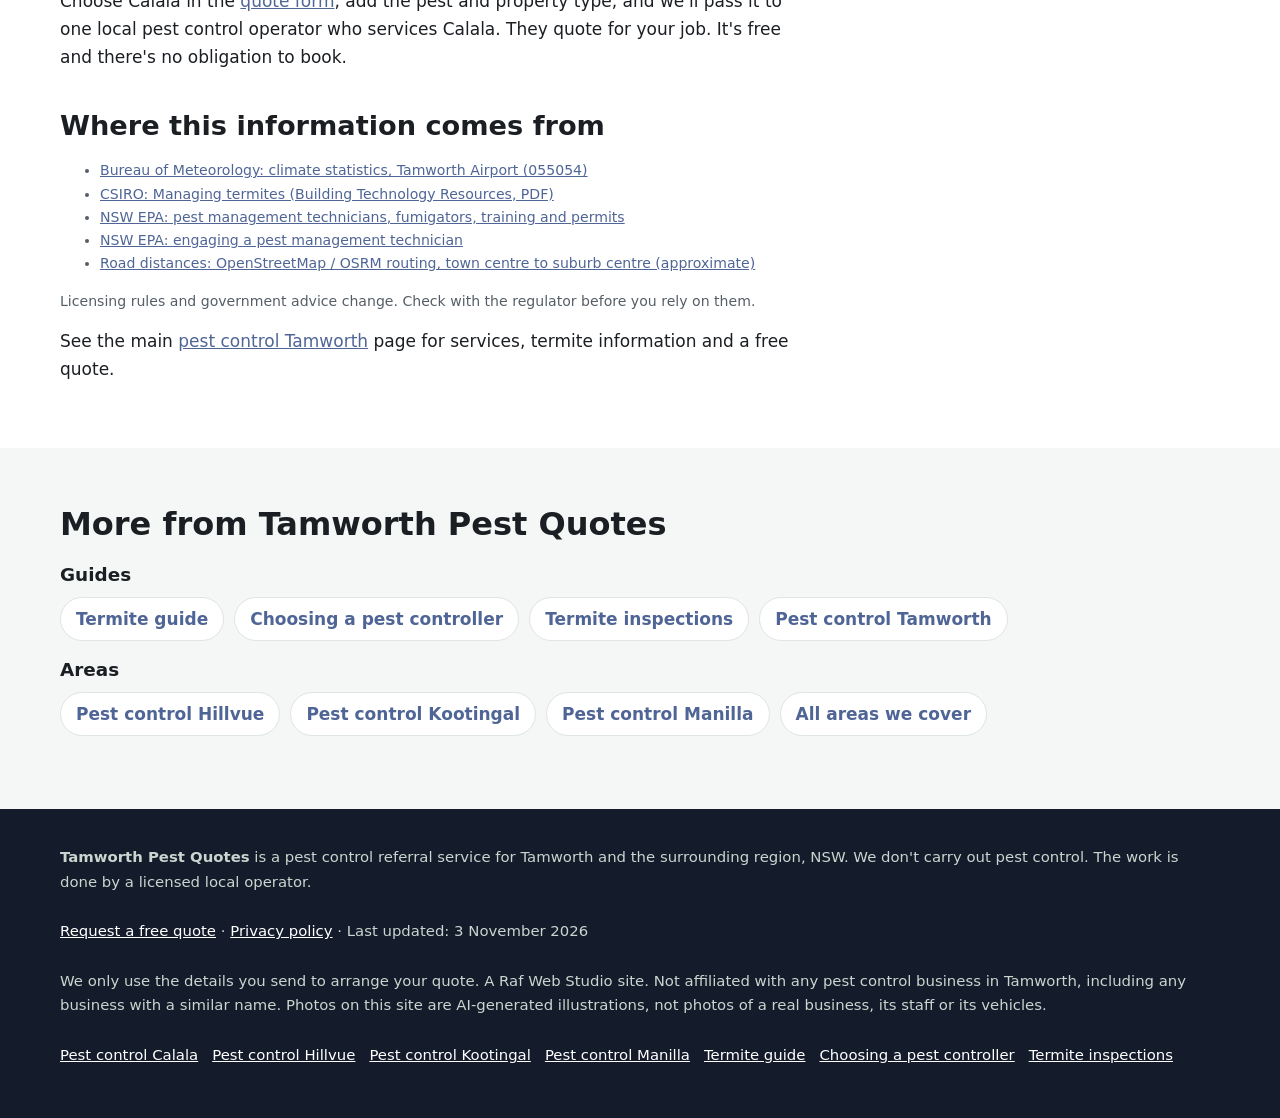
<file: pest-control-calala/index.html>
<!doctype html>
<html lang="en-AU">
<head>
<meta charset="utf-8">
<!-- Search Console verification meta tag goes here once the property is created -->
<meta name="viewport" content="width=device-width, initial-scale=1">
<title>Pest Control Calala | Free Pest and Termite Quotes, Calala NSW</title>
<meta name="description" content="Pest control and termite inspection quotes in Calala, about 7 km from central Tamworth. A free referral service: one local operator quotes for your job.">
<link rel="canonical" href="https://pestcontroltamworth.com/pest-control-calala/">
<link rel="icon" href="/favicon.svg" type="image/svg+xml">
<meta name="theme-color" content="#3d4f7a">
<meta property="og:type" content="article">
<meta property="og:locale" content="en_AU">
<meta property="og:site_name" content="Tamworth Pest Quotes">
<meta property="og:title" content="Pest Control Calala | Free Pest and Termite Quotes, Calala NSW">
<meta property="og:description" content="Pest control and termite inspection quotes in Calala, about 7 km from central Tamworth. A free referral service: one local operator quotes for your job.">
<meta property="og:url" content="https://pestcontroltamworth.com/pest-control-calala/">
<meta property="og:image" content="https://pestcontroltamworth.com/img/hero.jpg">
<meta name="twitter:card" content="summary_large_image">
<script>document.documentElement.classList.add('js')</script>
<link rel="stylesheet" href="/styles.css">

<!-- Google tag (gtag.js) -->
<script async src="https://www.googletagmanager.com/gtag/js?id=G-0F5X8C9ZBZ"></script>
<script>
  window.dataLayer = window.dataLayer || [];
  function gtag(){dataLayer.push(arguments);}
  gtag('js', new Date());
  gtag('config', 'G-0F5X8C9ZBZ');
</script>

<script type="application/ld+json">
{
 "@context": "https://schema.org",
 "@type": "WebPage",
 "@id": "https://pestcontroltamworth.com/pest-control-calala/#webpage",
 "url": "https://pestcontroltamworth.com/pest-control-calala/",
 "name": "Pest Control Calala | Free Pest and Termite Quotes, Calala NSW",
 "description": "Pest control and termite inspection quotes in Calala, about 7 km from central Tamworth. A free referral service: one local operator quotes for your job.",
 "inLanguage": "en-AU",
 "dateModified": "2026-11-03",
 "isPartOf": {
  "@id": "https://pestcontroltamworth.com/#website"
 }
}
</script>
<script type="application/ld+json">
{
 "@context": "https://schema.org",
 "@type": "BreadcrumbList",
 "itemListElement": [
  {
   "@type": "ListItem",
   "position": 1,
   "name": "Home",
   "item": "https://pestcontroltamworth.com/"
  },
  {
   "@type": "ListItem",
   "position": 2,
   "name": "Pest control Calala",
   "item": "https://pestcontroltamworth.com/pest-control-calala/"
  }
 ]
}
</script>
<script type="application/ld+json">
{
 "@context": "https://schema.org",
 "@type": "Service",
 "@id": "https://pestcontroltamworth.com/pest-control-calala/#service",
 "name": "Pest control quotes in Calala",
 "serviceType": "Pest control",
 "description": "Pest control and termite inspection quotes in Calala, about 7 km from central Tamworth. A free referral service: one local operator quotes for your job.",
 "url": "https://pestcontroltamworth.com/pest-control-calala/",
 "provider": {
  "@id": "https://pestcontroltamworth.com/#business"
 },
 "areaServed": [
  {
   "@type": "Place",
   "name": "Calala, NSW"
  }
 ]
}
</script>
</head>
<body>
<a class="skip-link" href="#main">Skip to content</a>

<header class="site-header">
  <div class="wrap">
    <a class="brand" href="/" aria-label="Tamworth Pest Quotes home">
      <svg viewBox="0 0 64 64" aria-hidden="true"><rect width="64" height="64" rx="14" fill="#3d4f7a"/><path d="M32 10 14 17v12c0 11 7.6 20.5 18 24 10.4-3.5 18-13 18-24V17z" fill="#f0b84a"/><path d="M27 41l-5-5 2.8-2.8L27 35.4l11.2-11.2L41 27z" fill="#3d4f7a"/></svg>
      Tamworth Pest Quotes
    </a>
    <nav class="nav" aria-label="Main">
      <a href="/">Home</a>
      <a href="/termites-tamworth/">Termite guide</a>
      <a href="/termite-inspection/">Inspections</a>
      <a href="/#areas">Areas</a>
      <a href="/#faq">FAQ</a>
    </nav>
    <a class="btn btn-call header-call" href="#quote">Get a free quote</a>
  </div>
</header>

<main id="main">
<section class="page-hero" aria-labelledby="h1">
  <div class="wrap">
    <nav class="crumbs" aria-label="Breadcrumb"><ol><li><a href="https://pestcontroltamworth.com/">Home</a></li><li aria-current="page">Pest control Calala</li></ol></nav>
    <h1 id="h1">Pest control in Calala</h1>
    <p class="summary">In short: Calala is about 7 km (around 9 minutes) from central Tamworth by road. Tell us your pest and property type and one local operator will quote.</p>
    <p class="lead">Calala is about 7 km from central Tamworth by road. Here's what to know about pests and termites locally, and how to get a free quote.</p>
    <p class="updated">Last updated: 3 November 2026</p>
  </div>
</section>
<div class="wrap page-grid">
  <article class="page-body">
<figure><img src="/img/card-general.jpg" width="900" height="600" style="aspect-ratio:3/2;object-fit:cover" alt="Illustration of a technician treating the edge of a path" decoding="async"><figcaption>AI-generated illustration, not a photo of a real business.</figcaption></figure>
<h2>Pest control in Calala</h2>
<p>Calala is mainly residential, with family homes on suburban blocks. General pest treatments for spiders, ants and cockroaches are common requests, along with termite inspections for buyers and for homes that haven't been checked in a while.</p>
<h2>Termites</h2>
<p>Tamworth's summer rain, plus moisture from sprinklers and leaks, gives subterranean termites what they need around homes, sheds and garden timber. Have the home inspected regularly and check for mud tubes, hollow timber and damp areas. Read the <a href="/termites-tamworth/">Tamworth termite guide</a> and <a href="/termite-inspection/">what to expect from an inspection</a>.</p>
<h2>Choosing a pest controller</h2>
<p>Before work starts, ask the technician what licence they hold for your job and get a written quote. See <a href="/pest-control-licence-nsw/">choosing a pest controller in Tamworth</a>.</p>
<h2>Get a quote</h2>
<p>Choose Calala in the <a href="#quote">quote form</a>, add the pest and property type, and we'll pass it to one local pest control operator who services Calala. They quote for your job. It's free and there's no obligation to book.</p>
<h2>Where this information comes from</h2>
<ul class="sources"><li><a href="http://www.bom.gov.au/climate/averages/tables/cw_055054.shtml" rel="noopener">Bureau of Meteorology: climate statistics, Tamworth Airport (055054)</a></li><li><a href="https://research.csiro.au/infratech/wp-content/uploads/sites/38/2024/12/3013%5FManagingTermites%5FWCAG.pdf" rel="noopener">CSIRO: Managing termites (Building Technology Resources, PDF)</a></li><li><a href="https://www.epa.nsw.gov.au/Your-environment/Pesticides/Licences-and-advice-for-occupational-pesticide-users/pest-management-technicians-fumigators-training-permits" rel="noopener">NSW EPA: pest management technicians, fumigators, training and permits</a></li><li><a href="https://www.epa.nsw.gov.au/Your-environment/Pesticides/pesticide-use-nsw/engaging-a-pest-management-technician" rel="noopener">NSW EPA: engaging a pest management technician</a></li><li><a href="https://www.openstreetmap.org/" rel="noopener">Road distances: OpenStreetMap / OSRM routing, town centre to suburb centre (approximate)</a></li></ul>
<p class="sources">Licensing rules and government advice change. Check with the regulator before you rely on them.</p>

<p class="home-link">See the main <a href="/">pest control Tamworth</a> page for services, termite information and a free quote.</p>
  </article>
  <aside class="page-aside">
    <div class="hero-form-card" id="quote">
      <h2 id="quote-h">Get a free pest control quote in Calala</h2>
      <form class="quote-form two-step" id="quote-form" action="https://formsubmit.co/quotes@pestcontroltamworth.com" method="post" novalidate>
        <input type="hidden" name="_subject" value="New quote request – pestcontroltamworth.com">
        <input type="hidden" name="_captcha" value="true">
        <input type="hidden" name="_template" value="table">
        <input type="hidden" name="_next" value="https://pestcontroltamworth.com/thanks.html?lead=1">
        <input type="hidden" name="_autoresponse" value="Thanks for your pest control request. We&#x27;ve received it and are passing it to a local pest control operator, who&#x27;ll be in touch shortly with availability and a price.">
        <input type="text" name="_honey" style="display:none" tabindex="-1" autocomplete="off" aria-hidden="true">
        <input type="hidden" name="source" value="pestcontroltamworth.com">
        <input type="hidden" name="page" value="/pest-control-calala/">
        <fieldset class="step step-1">
          <legend class="step-label">Step 1 of 2: your job</legend>
          <div class="full"><label for="suburb">Suburb or town <span class="req" aria-hidden="true">*</span></label>
            <select id="suburb" name="suburb" required><option value="">Choose your suburb</option><option>Tamworth</option><option>East Tamworth</option><option>West Tamworth</option><option>North Tamworth</option><option>South Tamworth</option><option>Hillvue</option><option>Westdale</option><option>Oxley Vale</option><option selected>Calala</option><option>Taminda</option><option>Nemingha</option><option>Kootingal</option><option>Moonbi</option><option>Hallsville</option><option>Moore Creek</option><option>Duri</option><option>Attunga</option><option>Manilla</option><option>Barraba</option><option>Woolomin</option><option>Bendemeer</option><option value="Other">Other (tell us below)</option></select></div>
          <div class="full other-wrap"><label for="suburb_other">Other suburb or town</label><input id="suburb_other" name="suburb_other" type="text" autocomplete="address-level2"></div>
          <div><label for="pest">Pest type <span class="req" aria-hidden="true">*</span></label>
            <select id="pest" name="pest_type" required><option value="">Select one</option><option>Termites: inspection</option><option>Termites: treatment or barrier</option><option>Pre-purchase timber pest inspection</option><option>General pest treatment</option><option>Cockroaches</option><option>Spiders</option><option>Rats or mice</option><option>Ants</option><option>Possum in the roof (licensed handler only)</option><option>Other or not sure</option></select></div>
          <div><label for="property">Property type</label>
            <select id="property" name="property_type"><option value="Not stated">Select one</option><option>House</option><option>Unit or townhouse</option><option>Rental (tenant or landlord)</option><option>Home I'm buying</option><option>Business or commercial</option><option>Farm or rural property</option></select></div>
          <div class="full js-only"><button class="btn btn-primary btn-block" type="button" id="to-step-2">Get my free quote →</button></div>
          <p class="microcopy full">Free, no obligation. We pass your request to one local pest control operator who services your area.</p>
          <p class="form-error full" id="step1-error" role="alert" hidden>Please choose your suburb and pest type.</p>
        </fieldset>
        <fieldset class="step step-2" id="step-2">
          <legend class="step-label">Step 2 of 2: your details</legend>
          <div><label for="name">Name <span class="req" aria-hidden="true">*</span></label><input id="name" name="name" type="text" autocomplete="name" required></div>
          <div><label for="phone">Phone <span class="req" aria-hidden="true">*</span></label><input id="phone" name="phone" type="tel" autocomplete="tel" inputmode="tel" required></div>
          <div><label for="email">Email</label><input id="email" name="email" type="email" autocomplete="email"></div>
          <div><label for="date">Preferred date</label><input id="date" name="preferred_date" type="date"></div>
          <div class="full"><label for="message">Anything else?</label><textarea id="message" name="message" rows="2" placeholder="e.g. brick veneer on slab, mice in the pantry, acreage with sheds"></textarea></div>
          <p class="consent full">By sending this form you agree we can share your details with one local pest control operator so they can quote for your job. See our <a href="/privacy.html">privacy policy</a>.</p>
          <div class="full step2-actions"><button class="btn btn-primary" type="submit">Send my quote request</button><button class="btn-link js-only" type="button" id="back-1">← Back</button></div>
        </fieldset>
      </form>
    </div>
  </aside>
</div>
<section class="alt" aria-labelledby="more-h">
  <div class="wrap">
    <h2 id="more-h">More from Tamworth Pest Quotes</h2>
    <h3>Guides</h3>
    <ul class="link-list"><li><a href="/termites-tamworth/">Termite guide</a></li><li><a href="/pest-control-licence-nsw/">Choosing a pest controller</a></li><li><a href="/termite-inspection/">Termite inspections</a></li><li><a href="/">Pest control Tamworth</a></li></ul>
    <h3>Areas</h3>
    <ul class="link-list"><li><a href="/pest-control-hillvue/">Pest control Hillvue</a></li><li><a href="/pest-control-kootingal/">Pest control Kootingal</a></li><li><a href="/pest-control-manilla/">Pest control Manilla</a></li><li><a href="/#areas">All areas we cover</a></li></ul>
  </div>
</section>
</main>

<footer class="site-footer">
  <div class="wrap">
    <p><strong>Tamworth Pest Quotes</strong> is a pest control referral service for Tamworth and the surrounding region, NSW. We don't carry out pest control. The work is done by a licensed local operator.</p>
    <p><a href="#quote">Request a free quote</a> · <a href="/privacy.html">Privacy policy</a> · Last updated: 3 November 2026</p>
    <p>We only use the details you send to arrange your quote. A Raf Web Studio site. Not affiliated with any pest control business in Tamworth, including any business with a similar name. Photos on this site are AI-generated illustrations, not photos of a real business, its staff or its vehicles.</p>
    <p class="footer-links"><a href="/pest-control-calala/">Pest control Calala</a> <a href="/pest-control-hillvue/">Pest control Hillvue</a> <a href="/pest-control-kootingal/">Pest control Kootingal</a> <a href="/pest-control-manilla/">Pest control Manilla</a> <a href="/termites-tamworth/">Termite guide</a> <a href="/pest-control-licence-nsw/">Choosing a pest controller</a> <a href="/termite-inspection/">Termite inspections</a></p>
  </div>
</footer>

<div class="mobile-call" aria-label="Quick contact">
  <a class="btn btn-call" href="#quote">Get a free quote</a>
</div>
<script src="/form.js" defer></script>
</body>
</html>
</file>
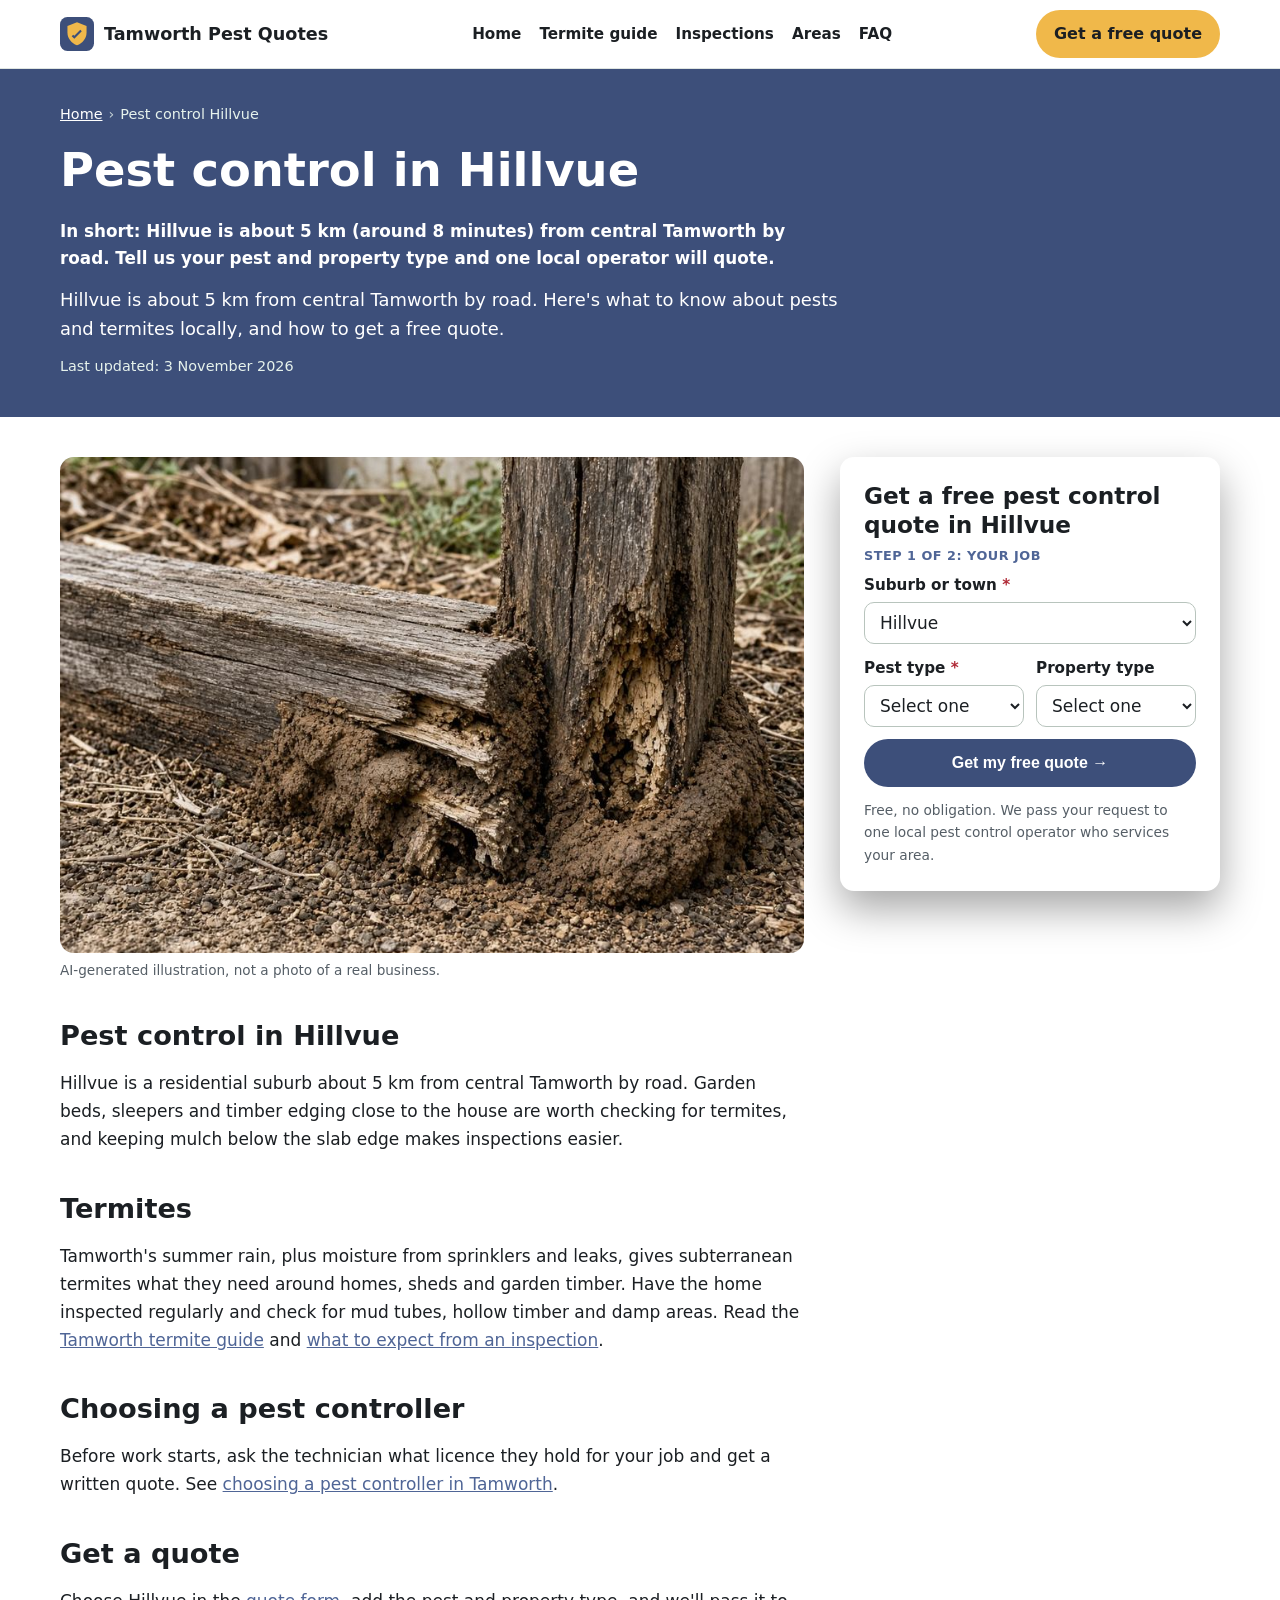
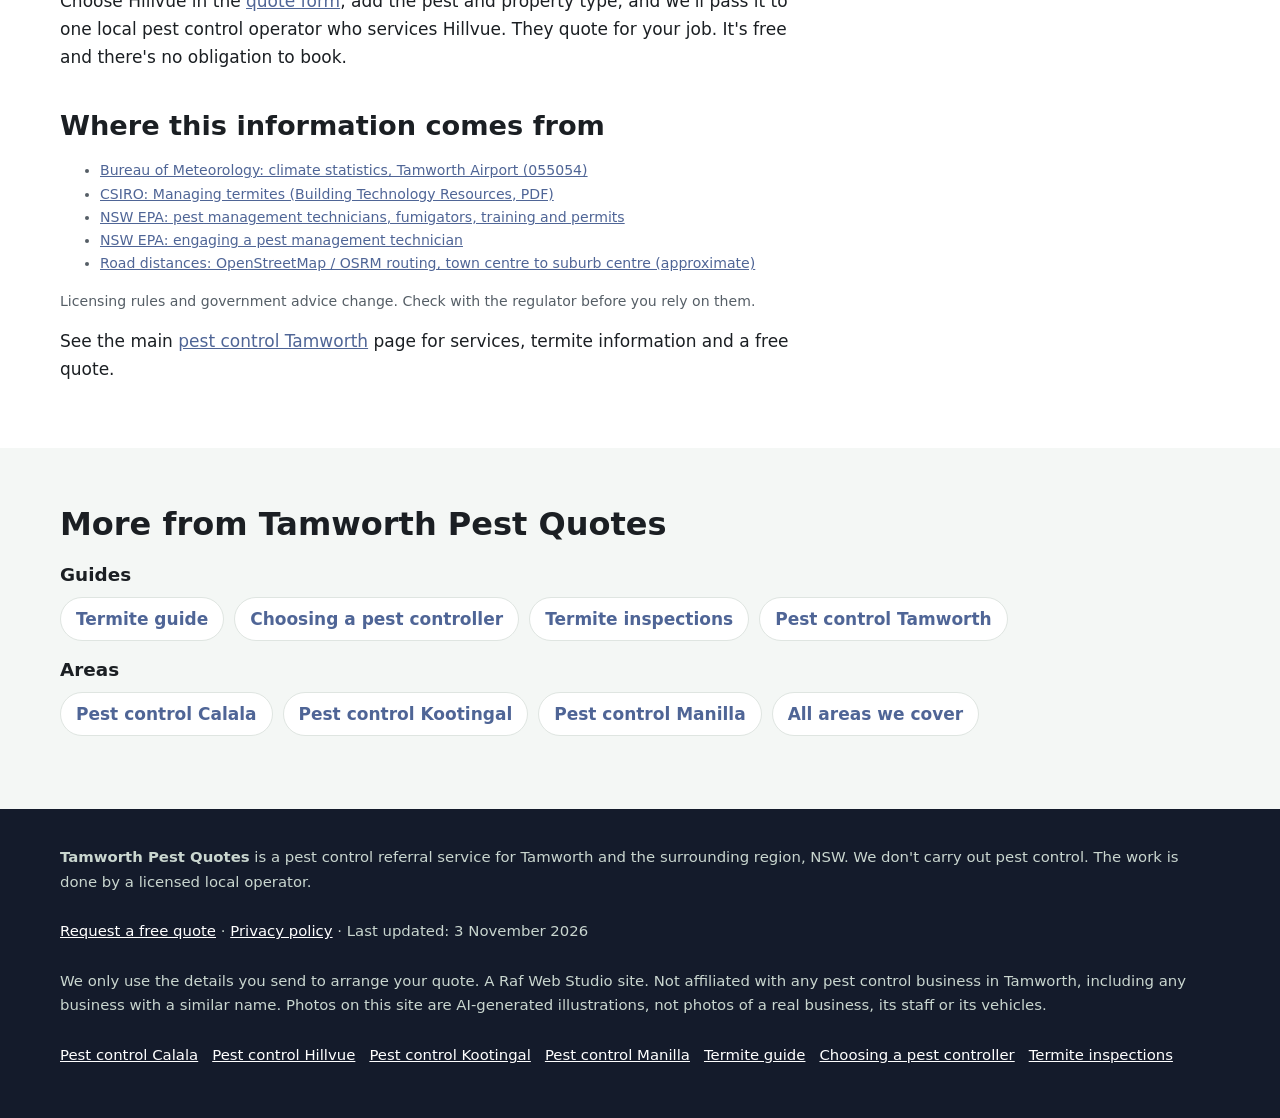
<file: pest-control-hillvue/index.html>
<!doctype html>
<html lang="en-AU">
<head>
<meta charset="utf-8">
<!-- Search Console verification meta tag goes here once the property is created -->
<meta name="viewport" content="width=device-width, initial-scale=1">
<title>Pest Control Hillvue | Free Pest and Termite Quotes, Hillvue NSW</title>
<meta name="description" content="Pest control and termite inspection quotes in Hillvue, about 5 km from central Tamworth. A free referral service: one local operator quotes for your job.">
<link rel="canonical" href="https://pestcontroltamworth.com/pest-control-hillvue/">
<link rel="icon" href="/favicon.svg" type="image/svg+xml">
<meta name="theme-color" content="#3d4f7a">
<meta property="og:type" content="article">
<meta property="og:locale" content="en_AU">
<meta property="og:site_name" content="Tamworth Pest Quotes">
<meta property="og:title" content="Pest Control Hillvue | Free Pest and Termite Quotes, Hillvue NSW">
<meta property="og:description" content="Pest control and termite inspection quotes in Hillvue, about 5 km from central Tamworth. A free referral service: one local operator quotes for your job.">
<meta property="og:url" content="https://pestcontroltamworth.com/pest-control-hillvue/">
<meta property="og:image" content="https://pestcontroltamworth.com/img/hero.jpg">
<meta name="twitter:card" content="summary_large_image">
<script>document.documentElement.classList.add('js')</script>
<link rel="stylesheet" href="/styles.css">

<!-- Google tag (gtag.js) -->
<script async src="https://www.googletagmanager.com/gtag/js?id=G-0F5X8C9ZBZ"></script>
<script>
  window.dataLayer = window.dataLayer || [];
  function gtag(){dataLayer.push(arguments);}
  gtag('js', new Date());
  gtag('config', 'G-0F5X8C9ZBZ');
</script>

<script type="application/ld+json">
{
 "@context": "https://schema.org",
 "@type": "WebPage",
 "@id": "https://pestcontroltamworth.com/pest-control-hillvue/#webpage",
 "url": "https://pestcontroltamworth.com/pest-control-hillvue/",
 "name": "Pest Control Hillvue | Free Pest and Termite Quotes, Hillvue NSW",
 "description": "Pest control and termite inspection quotes in Hillvue, about 5 km from central Tamworth. A free referral service: one local operator quotes for your job.",
 "inLanguage": "en-AU",
 "dateModified": "2026-11-03",
 "isPartOf": {
  "@id": "https://pestcontroltamworth.com/#website"
 }
}
</script>
<script type="application/ld+json">
{
 "@context": "https://schema.org",
 "@type": "BreadcrumbList",
 "itemListElement": [
  {
   "@type": "ListItem",
   "position": 1,
   "name": "Home",
   "item": "https://pestcontroltamworth.com/"
  },
  {
   "@type": "ListItem",
   "position": 2,
   "name": "Pest control Hillvue",
   "item": "https://pestcontroltamworth.com/pest-control-hillvue/"
  }
 ]
}
</script>
<script type="application/ld+json">
{
 "@context": "https://schema.org",
 "@type": "Service",
 "@id": "https://pestcontroltamworth.com/pest-control-hillvue/#service",
 "name": "Pest control quotes in Hillvue",
 "serviceType": "Pest control",
 "description": "Pest control and termite inspection quotes in Hillvue, about 5 km from central Tamworth. A free referral service: one local operator quotes for your job.",
 "url": "https://pestcontroltamworth.com/pest-control-hillvue/",
 "provider": {
  "@id": "https://pestcontroltamworth.com/#business"
 },
 "areaServed": [
  {
   "@type": "Place",
   "name": "Hillvue, NSW"
  }
 ]
}
</script>
</head>
<body>
<a class="skip-link" href="#main">Skip to content</a>

<header class="site-header">
  <div class="wrap">
    <a class="brand" href="/" aria-label="Tamworth Pest Quotes home">
      <svg viewBox="0 0 64 64" aria-hidden="true"><rect width="64" height="64" rx="14" fill="#3d4f7a"/><path d="M32 10 14 17v12c0 11 7.6 20.5 18 24 10.4-3.5 18-13 18-24V17z" fill="#f0b84a"/><path d="M27 41l-5-5 2.8-2.8L27 35.4l11.2-11.2L41 27z" fill="#3d4f7a"/></svg>
      Tamworth Pest Quotes
    </a>
    <nav class="nav" aria-label="Main">
      <a href="/">Home</a>
      <a href="/termites-tamworth/">Termite guide</a>
      <a href="/termite-inspection/">Inspections</a>
      <a href="/#areas">Areas</a>
      <a href="/#faq">FAQ</a>
    </nav>
    <a class="btn btn-call header-call" href="#quote">Get a free quote</a>
  </div>
</header>

<main id="main">
<section class="page-hero" aria-labelledby="h1">
  <div class="wrap">
    <nav class="crumbs" aria-label="Breadcrumb"><ol><li><a href="https://pestcontroltamworth.com/">Home</a></li><li aria-current="page">Pest control Hillvue</li></ol></nav>
    <h1 id="h1">Pest control in Hillvue</h1>
    <p class="summary">In short: Hillvue is about 5 km (around 8 minutes) from central Tamworth by road. Tell us your pest and property type and one local operator will quote.</p>
    <p class="lead">Hillvue is about 5 km from central Tamworth by road. Here's what to know about pests and termites locally, and how to get a free quote.</p>
    <p class="updated">Last updated: 3 November 2026</p>
  </div>
</section>
<div class="wrap page-grid">
  <article class="page-body">
<figure><img src="/img/card-termite.jpg" width="900" height="600" style="aspect-ratio:3/2;object-fit:cover" alt="Illustration of termite damage at the base of a timber post" decoding="async"><figcaption>AI-generated illustration, not a photo of a real business.</figcaption></figure>
<h2>Pest control in Hillvue</h2>
<p>Hillvue is a residential suburb about 5 km from central Tamworth by road. Garden beds, sleepers and timber edging close to the house are worth checking for termites, and keeping mulch below the slab edge makes inspections easier.</p>
<h2>Termites</h2>
<p>Tamworth's summer rain, plus moisture from sprinklers and leaks, gives subterranean termites what they need around homes, sheds and garden timber. Have the home inspected regularly and check for mud tubes, hollow timber and damp areas. Read the <a href="/termites-tamworth/">Tamworth termite guide</a> and <a href="/termite-inspection/">what to expect from an inspection</a>.</p>
<h2>Choosing a pest controller</h2>
<p>Before work starts, ask the technician what licence they hold for your job and get a written quote. See <a href="/pest-control-licence-nsw/">choosing a pest controller in Tamworth</a>.</p>
<h2>Get a quote</h2>
<p>Choose Hillvue in the <a href="#quote">quote form</a>, add the pest and property type, and we'll pass it to one local pest control operator who services Hillvue. They quote for your job. It's free and there's no obligation to book.</p>
<h2>Where this information comes from</h2>
<ul class="sources"><li><a href="http://www.bom.gov.au/climate/averages/tables/cw_055054.shtml" rel="noopener">Bureau of Meteorology: climate statistics, Tamworth Airport (055054)</a></li><li><a href="https://research.csiro.au/infratech/wp-content/uploads/sites/38/2024/12/3013%5FManagingTermites%5FWCAG.pdf" rel="noopener">CSIRO: Managing termites (Building Technology Resources, PDF)</a></li><li><a href="https://www.epa.nsw.gov.au/Your-environment/Pesticides/Licences-and-advice-for-occupational-pesticide-users/pest-management-technicians-fumigators-training-permits" rel="noopener">NSW EPA: pest management technicians, fumigators, training and permits</a></li><li><a href="https://www.epa.nsw.gov.au/Your-environment/Pesticides/pesticide-use-nsw/engaging-a-pest-management-technician" rel="noopener">NSW EPA: engaging a pest management technician</a></li><li><a href="https://www.openstreetmap.org/" rel="noopener">Road distances: OpenStreetMap / OSRM routing, town centre to suburb centre (approximate)</a></li></ul>
<p class="sources">Licensing rules and government advice change. Check with the regulator before you rely on them.</p>

<p class="home-link">See the main <a href="/">pest control Tamworth</a> page for services, termite information and a free quote.</p>
  </article>
  <aside class="page-aside">
    <div class="hero-form-card" id="quote">
      <h2 id="quote-h">Get a free pest control quote in Hillvue</h2>
      <form class="quote-form two-step" id="quote-form" action="https://formsubmit.co/quotes@pestcontroltamworth.com" method="post" novalidate>
        <input type="hidden" name="_subject" value="New quote request – pestcontroltamworth.com">
        <input type="hidden" name="_captcha" value="true">
        <input type="hidden" name="_template" value="table">
        <input type="hidden" name="_next" value="https://pestcontroltamworth.com/thanks.html?lead=1">
        <input type="hidden" name="_autoresponse" value="Thanks for your pest control request. We&#x27;ve received it and are passing it to a local pest control operator, who&#x27;ll be in touch shortly with availability and a price.">
        <input type="text" name="_honey" style="display:none" tabindex="-1" autocomplete="off" aria-hidden="true">
        <input type="hidden" name="source" value="pestcontroltamworth.com">
        <input type="hidden" name="page" value="/pest-control-hillvue/">
        <fieldset class="step step-1">
          <legend class="step-label">Step 1 of 2: your job</legend>
          <div class="full"><label for="suburb">Suburb or town <span class="req" aria-hidden="true">*</span></label>
            <select id="suburb" name="suburb" required><option value="">Choose your suburb</option><option>Tamworth</option><option>East Tamworth</option><option>West Tamworth</option><option>North Tamworth</option><option>South Tamworth</option><option selected>Hillvue</option><option>Westdale</option><option>Oxley Vale</option><option>Calala</option><option>Taminda</option><option>Nemingha</option><option>Kootingal</option><option>Moonbi</option><option>Hallsville</option><option>Moore Creek</option><option>Duri</option><option>Attunga</option><option>Manilla</option><option>Barraba</option><option>Woolomin</option><option>Bendemeer</option><option value="Other">Other (tell us below)</option></select></div>
          <div class="full other-wrap"><label for="suburb_other">Other suburb or town</label><input id="suburb_other" name="suburb_other" type="text" autocomplete="address-level2"></div>
          <div><label for="pest">Pest type <span class="req" aria-hidden="true">*</span></label>
            <select id="pest" name="pest_type" required><option value="">Select one</option><option>Termites: inspection</option><option>Termites: treatment or barrier</option><option>Pre-purchase timber pest inspection</option><option>General pest treatment</option><option>Cockroaches</option><option>Spiders</option><option>Rats or mice</option><option>Ants</option><option>Possum in the roof (licensed handler only)</option><option>Other or not sure</option></select></div>
          <div><label for="property">Property type</label>
            <select id="property" name="property_type"><option value="Not stated">Select one</option><option>House</option><option>Unit or townhouse</option><option>Rental (tenant or landlord)</option><option>Home I'm buying</option><option>Business or commercial</option><option>Farm or rural property</option></select></div>
          <div class="full js-only"><button class="btn btn-primary btn-block" type="button" id="to-step-2">Get my free quote →</button></div>
          <p class="microcopy full">Free, no obligation. We pass your request to one local pest control operator who services your area.</p>
          <p class="form-error full" id="step1-error" role="alert" hidden>Please choose your suburb and pest type.</p>
        </fieldset>
        <fieldset class="step step-2" id="step-2">
          <legend class="step-label">Step 2 of 2: your details</legend>
          <div><label for="name">Name <span class="req" aria-hidden="true">*</span></label><input id="name" name="name" type="text" autocomplete="name" required></div>
          <div><label for="phone">Phone <span class="req" aria-hidden="true">*</span></label><input id="phone" name="phone" type="tel" autocomplete="tel" inputmode="tel" required></div>
          <div><label for="email">Email</label><input id="email" name="email" type="email" autocomplete="email"></div>
          <div><label for="date">Preferred date</label><input id="date" name="preferred_date" type="date"></div>
          <div class="full"><label for="message">Anything else?</label><textarea id="message" name="message" rows="2" placeholder="e.g. brick veneer on slab, mice in the pantry, acreage with sheds"></textarea></div>
          <p class="consent full">By sending this form you agree we can share your details with one local pest control operator so they can quote for your job. See our <a href="/privacy.html">privacy policy</a>.</p>
          <div class="full step2-actions"><button class="btn btn-primary" type="submit">Send my quote request</button><button class="btn-link js-only" type="button" id="back-1">← Back</button></div>
        </fieldset>
      </form>
    </div>
  </aside>
</div>
<section class="alt" aria-labelledby="more-h">
  <div class="wrap">
    <h2 id="more-h">More from Tamworth Pest Quotes</h2>
    <h3>Guides</h3>
    <ul class="link-list"><li><a href="/termites-tamworth/">Termite guide</a></li><li><a href="/pest-control-licence-nsw/">Choosing a pest controller</a></li><li><a href="/termite-inspection/">Termite inspections</a></li><li><a href="/">Pest control Tamworth</a></li></ul>
    <h3>Areas</h3>
    <ul class="link-list"><li><a href="/pest-control-calala/">Pest control Calala</a></li><li><a href="/pest-control-kootingal/">Pest control Kootingal</a></li><li><a href="/pest-control-manilla/">Pest control Manilla</a></li><li><a href="/#areas">All areas we cover</a></li></ul>
  </div>
</section>
</main>

<footer class="site-footer">
  <div class="wrap">
    <p><strong>Tamworth Pest Quotes</strong> is a pest control referral service for Tamworth and the surrounding region, NSW. We don't carry out pest control. The work is done by a licensed local operator.</p>
    <p><a href="#quote">Request a free quote</a> · <a href="/privacy.html">Privacy policy</a> · Last updated: 3 November 2026</p>
    <p>We only use the details you send to arrange your quote. A Raf Web Studio site. Not affiliated with any pest control business in Tamworth, including any business with a similar name. Photos on this site are AI-generated illustrations, not photos of a real business, its staff or its vehicles.</p>
    <p class="footer-links"><a href="/pest-control-calala/">Pest control Calala</a> <a href="/pest-control-hillvue/">Pest control Hillvue</a> <a href="/pest-control-kootingal/">Pest control Kootingal</a> <a href="/pest-control-manilla/">Pest control Manilla</a> <a href="/termites-tamworth/">Termite guide</a> <a href="/pest-control-licence-nsw/">Choosing a pest controller</a> <a href="/termite-inspection/">Termite inspections</a></p>
  </div>
</footer>

<div class="mobile-call" aria-label="Quick contact">
  <a class="btn btn-call" href="#quote">Get a free quote</a>
</div>
<script src="/form.js" defer></script>
</body>
</html>
</file>
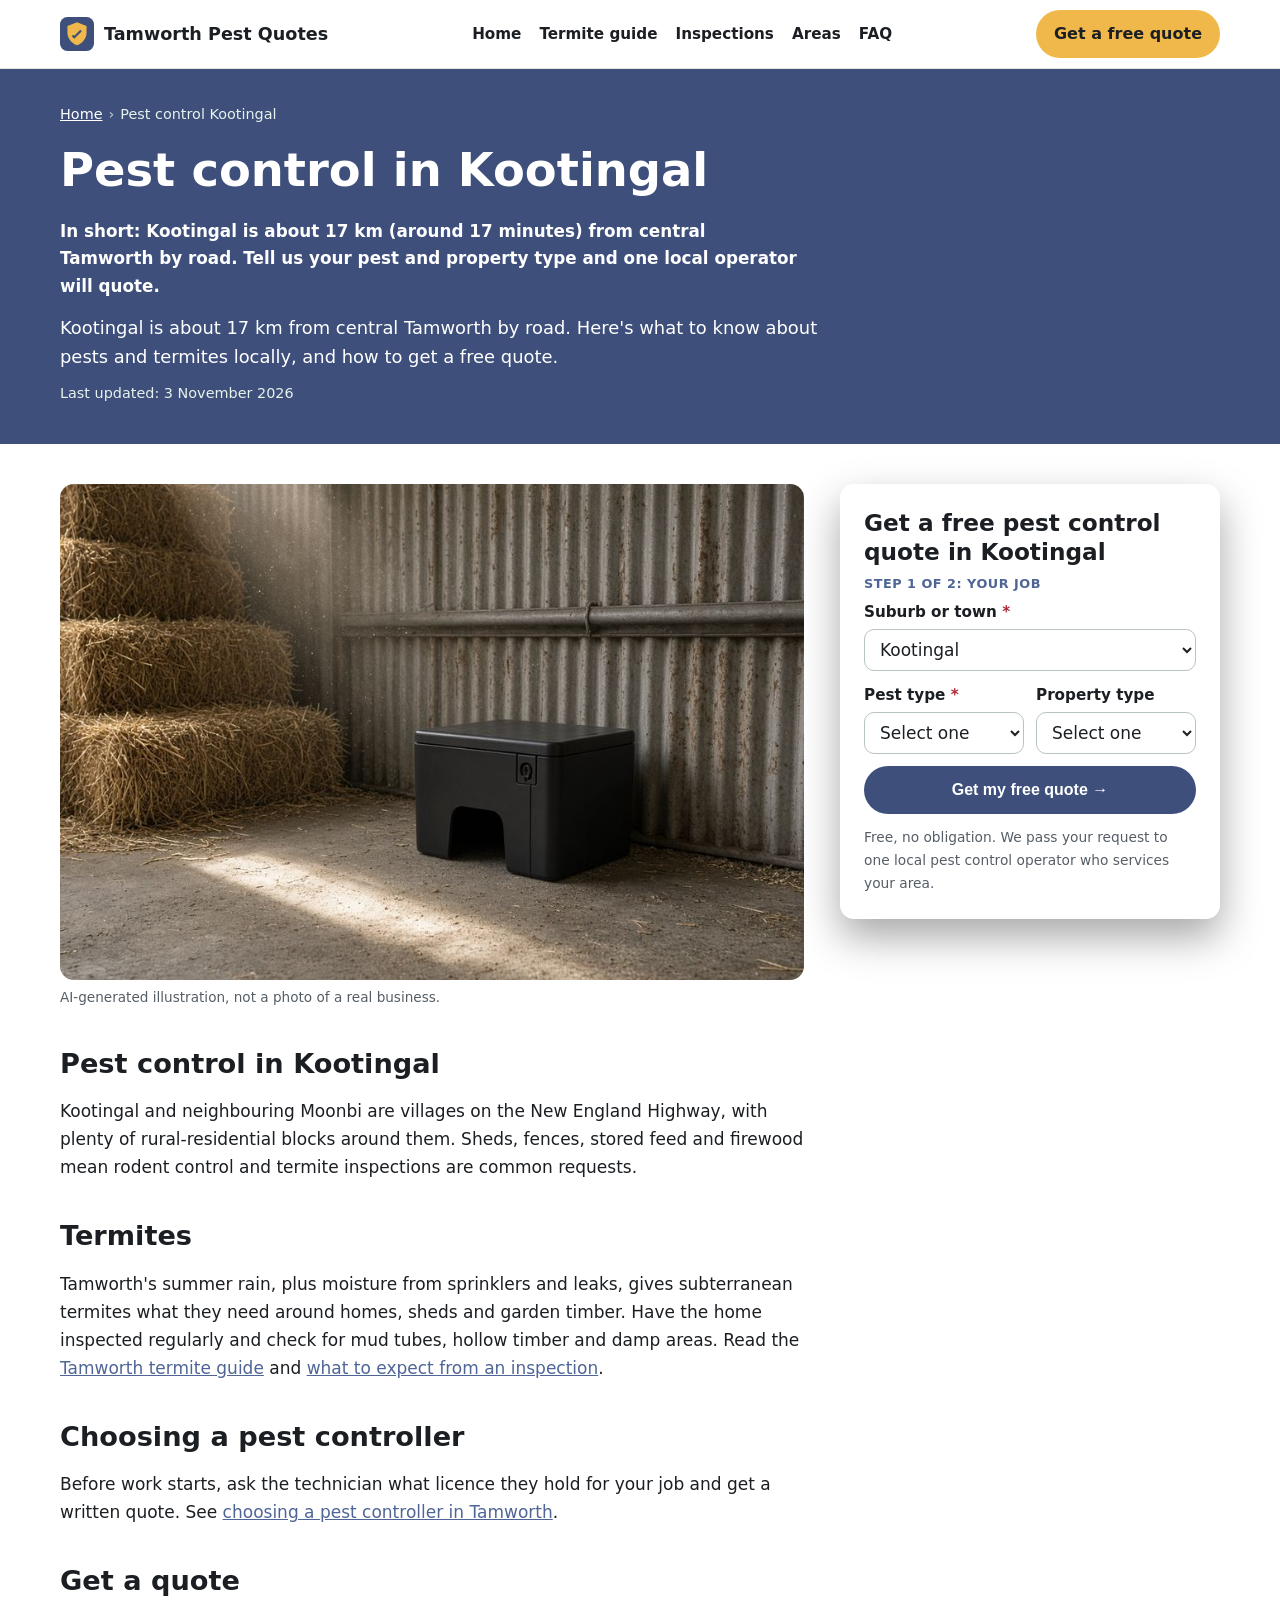
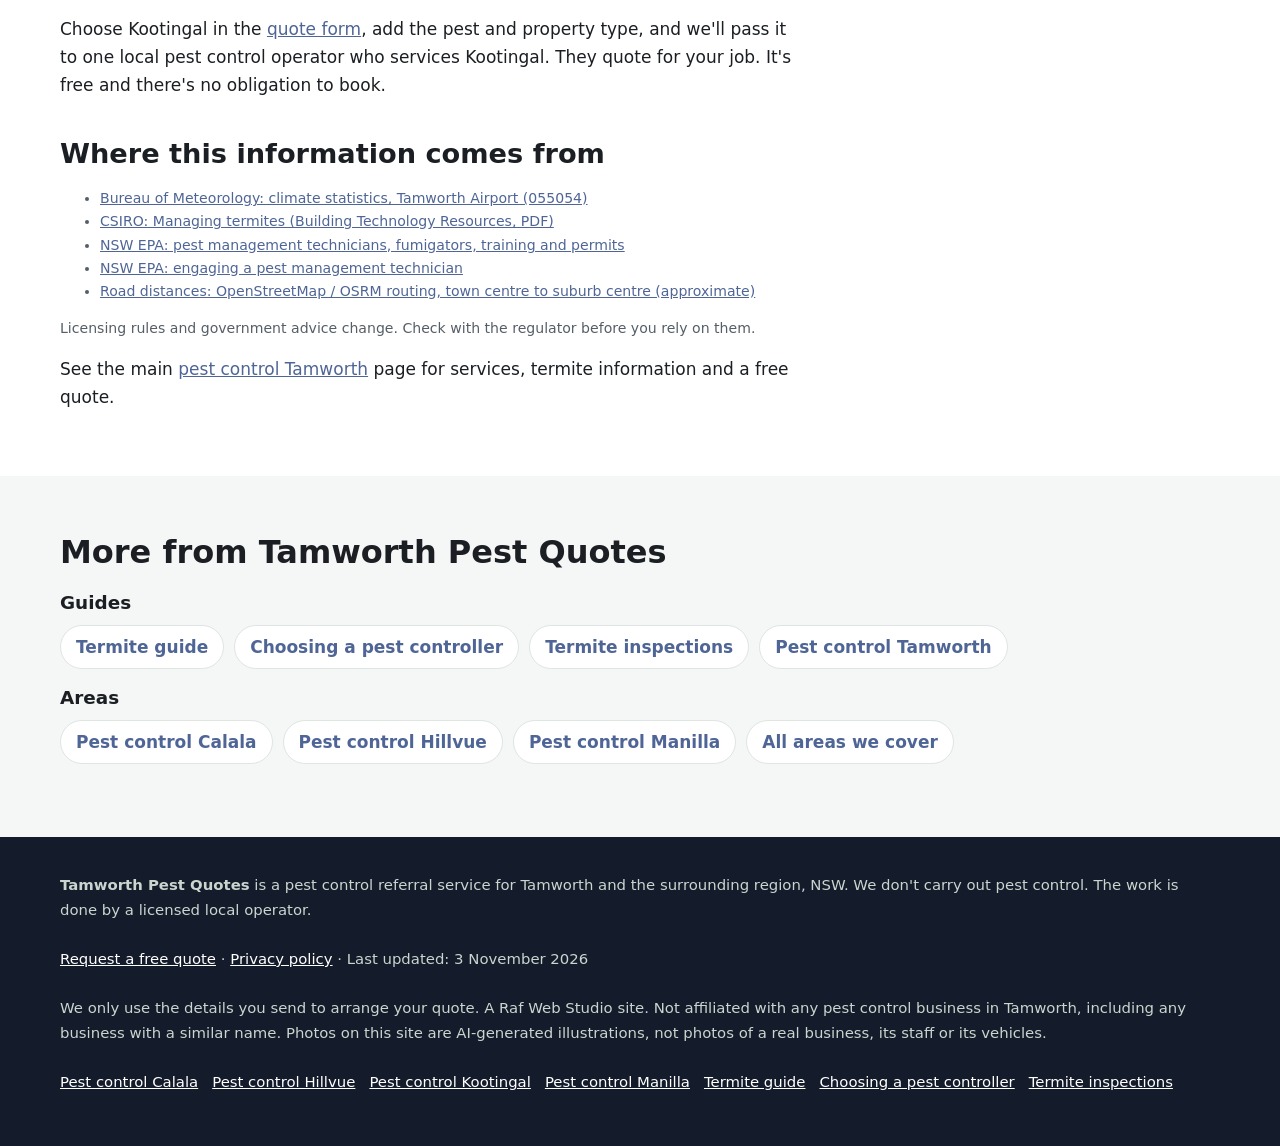
<file: pest-control-kootingal/index.html>
<!doctype html>
<html lang="en-AU">
<head>
<meta charset="utf-8">
<!-- Search Console verification meta tag goes here once the property is created -->
<meta name="viewport" content="width=device-width, initial-scale=1">
<title>Pest Control Kootingal | Free Pest and Termite Quotes, Kootingal NSW</title>
<meta name="description" content="Pest control and termite inspection quotes in Kootingal, about 17 km from central Tamworth. A free referral service: one local operator quotes for your job.">
<link rel="canonical" href="https://pestcontroltamworth.com/pest-control-kootingal/">
<link rel="icon" href="/favicon.svg" type="image/svg+xml">
<meta name="theme-color" content="#3d4f7a">
<meta property="og:type" content="article">
<meta property="og:locale" content="en_AU">
<meta property="og:site_name" content="Tamworth Pest Quotes">
<meta property="og:title" content="Pest Control Kootingal | Free Pest and Termite Quotes, Kootingal NSW">
<meta property="og:description" content="Pest control and termite inspection quotes in Kootingal, about 17 km from central Tamworth. A free referral service: one local operator quotes for your job.">
<meta property="og:url" content="https://pestcontroltamworth.com/pest-control-kootingal/">
<meta property="og:image" content="https://pestcontroltamworth.com/img/hero.jpg">
<meta name="twitter:card" content="summary_large_image">
<script>document.documentElement.classList.add('js')</script>
<link rel="stylesheet" href="/styles.css">

<!-- Google tag (gtag.js) -->
<script async src="https://www.googletagmanager.com/gtag/js?id=G-0F5X8C9ZBZ"></script>
<script>
  window.dataLayer = window.dataLayer || [];
  function gtag(){dataLayer.push(arguments);}
  gtag('js', new Date());
  gtag('config', 'G-0F5X8C9ZBZ');
</script>

<script type="application/ld+json">
{
 "@context": "https://schema.org",
 "@type": "WebPage",
 "@id": "https://pestcontroltamworth.com/pest-control-kootingal/#webpage",
 "url": "https://pestcontroltamworth.com/pest-control-kootingal/",
 "name": "Pest Control Kootingal | Free Pest and Termite Quotes, Kootingal NSW",
 "description": "Pest control and termite inspection quotes in Kootingal, about 17 km from central Tamworth. A free referral service: one local operator quotes for your job.",
 "inLanguage": "en-AU",
 "dateModified": "2026-11-03",
 "isPartOf": {
  "@id": "https://pestcontroltamworth.com/#website"
 }
}
</script>
<script type="application/ld+json">
{
 "@context": "https://schema.org",
 "@type": "BreadcrumbList",
 "itemListElement": [
  {
   "@type": "ListItem",
   "position": 1,
   "name": "Home",
   "item": "https://pestcontroltamworth.com/"
  },
  {
   "@type": "ListItem",
   "position": 2,
   "name": "Pest control Kootingal",
   "item": "https://pestcontroltamworth.com/pest-control-kootingal/"
  }
 ]
}
</script>
<script type="application/ld+json">
{
 "@context": "https://schema.org",
 "@type": "Service",
 "@id": "https://pestcontroltamworth.com/pest-control-kootingal/#service",
 "name": "Pest control quotes in Kootingal",
 "serviceType": "Pest control",
 "description": "Pest control and termite inspection quotes in Kootingal, about 17 km from central Tamworth. A free referral service: one local operator quotes for your job.",
 "url": "https://pestcontroltamworth.com/pest-control-kootingal/",
 "provider": {
  "@id": "https://pestcontroltamworth.com/#business"
 },
 "areaServed": [
  {
   "@type": "Place",
   "name": "Kootingal, NSW"
  }
 ]
}
</script>
</head>
<body>
<a class="skip-link" href="#main">Skip to content</a>

<header class="site-header">
  <div class="wrap">
    <a class="brand" href="/" aria-label="Tamworth Pest Quotes home">
      <svg viewBox="0 0 64 64" aria-hidden="true"><rect width="64" height="64" rx="14" fill="#3d4f7a"/><path d="M32 10 14 17v12c0 11 7.6 20.5 18 24 10.4-3.5 18-13 18-24V17z" fill="#f0b84a"/><path d="M27 41l-5-5 2.8-2.8L27 35.4l11.2-11.2L41 27z" fill="#3d4f7a"/></svg>
      Tamworth Pest Quotes
    </a>
    <nav class="nav" aria-label="Main">
      <a href="/">Home</a>
      <a href="/termites-tamworth/">Termite guide</a>
      <a href="/termite-inspection/">Inspections</a>
      <a href="/#areas">Areas</a>
      <a href="/#faq">FAQ</a>
    </nav>
    <a class="btn btn-call header-call" href="#quote">Get a free quote</a>
  </div>
</header>

<main id="main">
<section class="page-hero" aria-labelledby="h1">
  <div class="wrap">
    <nav class="crumbs" aria-label="Breadcrumb"><ol><li><a href="https://pestcontroltamworth.com/">Home</a></li><li aria-current="page">Pest control Kootingal</li></ol></nav>
    <h1 id="h1">Pest control in Kootingal</h1>
    <p class="summary">In short: Kootingal is about 17 km (around 17 minutes) from central Tamworth by road. Tell us your pest and property type and one local operator will quote.</p>
    <p class="lead">Kootingal is about 17 km from central Tamworth by road. Here's what to know about pests and termites locally, and how to get a free quote.</p>
    <p class="updated">Last updated: 3 November 2026</p>
  </div>
</section>
<div class="wrap page-grid">
  <article class="page-body">
<figure><img src="/img/card-rodent.jpg" width="900" height="600" style="aspect-ratio:3/2;object-fit:cover" alt="Illustration of a rodent bait station in a farm shed" decoding="async"><figcaption>AI-generated illustration, not a photo of a real business.</figcaption></figure>
<h2>Pest control in Kootingal</h2>
<p>Kootingal and neighbouring Moonbi are villages on the New England Highway, with plenty of rural-residential blocks around them. Sheds, fences, stored feed and firewood mean rodent control and termite inspections are common requests.</p>
<h2>Termites</h2>
<p>Tamworth's summer rain, plus moisture from sprinklers and leaks, gives subterranean termites what they need around homes, sheds and garden timber. Have the home inspected regularly and check for mud tubes, hollow timber and damp areas. Read the <a href="/termites-tamworth/">Tamworth termite guide</a> and <a href="/termite-inspection/">what to expect from an inspection</a>.</p>
<h2>Choosing a pest controller</h2>
<p>Before work starts, ask the technician what licence they hold for your job and get a written quote. See <a href="/pest-control-licence-nsw/">choosing a pest controller in Tamworth</a>.</p>
<h2>Get a quote</h2>
<p>Choose Kootingal in the <a href="#quote">quote form</a>, add the pest and property type, and we'll pass it to one local pest control operator who services Kootingal. They quote for your job. It's free and there's no obligation to book.</p>
<h2>Where this information comes from</h2>
<ul class="sources"><li><a href="http://www.bom.gov.au/climate/averages/tables/cw_055054.shtml" rel="noopener">Bureau of Meteorology: climate statistics, Tamworth Airport (055054)</a></li><li><a href="https://research.csiro.au/infratech/wp-content/uploads/sites/38/2024/12/3013%5FManagingTermites%5FWCAG.pdf" rel="noopener">CSIRO: Managing termites (Building Technology Resources, PDF)</a></li><li><a href="https://www.epa.nsw.gov.au/Your-environment/Pesticides/Licences-and-advice-for-occupational-pesticide-users/pest-management-technicians-fumigators-training-permits" rel="noopener">NSW EPA: pest management technicians, fumigators, training and permits</a></li><li><a href="https://www.epa.nsw.gov.au/Your-environment/Pesticides/pesticide-use-nsw/engaging-a-pest-management-technician" rel="noopener">NSW EPA: engaging a pest management technician</a></li><li><a href="https://www.openstreetmap.org/" rel="noopener">Road distances: OpenStreetMap / OSRM routing, town centre to suburb centre (approximate)</a></li></ul>
<p class="sources">Licensing rules and government advice change. Check with the regulator before you rely on them.</p>

<p class="home-link">See the main <a href="/">pest control Tamworth</a> page for services, termite information and a free quote.</p>
  </article>
  <aside class="page-aside">
    <div class="hero-form-card" id="quote">
      <h2 id="quote-h">Get a free pest control quote in Kootingal</h2>
      <form class="quote-form two-step" id="quote-form" action="https://formsubmit.co/quotes@pestcontroltamworth.com" method="post" novalidate>
        <input type="hidden" name="_subject" value="New quote request – pestcontroltamworth.com">
        <input type="hidden" name="_captcha" value="true">
        <input type="hidden" name="_template" value="table">
        <input type="hidden" name="_next" value="https://pestcontroltamworth.com/thanks.html?lead=1">
        <input type="hidden" name="_autoresponse" value="Thanks for your pest control request. We&#x27;ve received it and are passing it to a local pest control operator, who&#x27;ll be in touch shortly with availability and a price.">
        <input type="text" name="_honey" style="display:none" tabindex="-1" autocomplete="off" aria-hidden="true">
        <input type="hidden" name="source" value="pestcontroltamworth.com">
        <input type="hidden" name="page" value="/pest-control-kootingal/">
        <fieldset class="step step-1">
          <legend class="step-label">Step 1 of 2: your job</legend>
          <div class="full"><label for="suburb">Suburb or town <span class="req" aria-hidden="true">*</span></label>
            <select id="suburb" name="suburb" required><option value="">Choose your suburb</option><option>Tamworth</option><option>East Tamworth</option><option>West Tamworth</option><option>North Tamworth</option><option>South Tamworth</option><option>Hillvue</option><option>Westdale</option><option>Oxley Vale</option><option>Calala</option><option>Taminda</option><option>Nemingha</option><option selected>Kootingal</option><option>Moonbi</option><option>Hallsville</option><option>Moore Creek</option><option>Duri</option><option>Attunga</option><option>Manilla</option><option>Barraba</option><option>Woolomin</option><option>Bendemeer</option><option value="Other">Other (tell us below)</option></select></div>
          <div class="full other-wrap"><label for="suburb_other">Other suburb or town</label><input id="suburb_other" name="suburb_other" type="text" autocomplete="address-level2"></div>
          <div><label for="pest">Pest type <span class="req" aria-hidden="true">*</span></label>
            <select id="pest" name="pest_type" required><option value="">Select one</option><option>Termites: inspection</option><option>Termites: treatment or barrier</option><option>Pre-purchase timber pest inspection</option><option>General pest treatment</option><option>Cockroaches</option><option>Spiders</option><option>Rats or mice</option><option>Ants</option><option>Possum in the roof (licensed handler only)</option><option>Other or not sure</option></select></div>
          <div><label for="property">Property type</label>
            <select id="property" name="property_type"><option value="Not stated">Select one</option><option>House</option><option>Unit or townhouse</option><option>Rental (tenant or landlord)</option><option>Home I'm buying</option><option>Business or commercial</option><option>Farm or rural property</option></select></div>
          <div class="full js-only"><button class="btn btn-primary btn-block" type="button" id="to-step-2">Get my free quote →</button></div>
          <p class="microcopy full">Free, no obligation. We pass your request to one local pest control operator who services your area.</p>
          <p class="form-error full" id="step1-error" role="alert" hidden>Please choose your suburb and pest type.</p>
        </fieldset>
        <fieldset class="step step-2" id="step-2">
          <legend class="step-label">Step 2 of 2: your details</legend>
          <div><label for="name">Name <span class="req" aria-hidden="true">*</span></label><input id="name" name="name" type="text" autocomplete="name" required></div>
          <div><label for="phone">Phone <span class="req" aria-hidden="true">*</span></label><input id="phone" name="phone" type="tel" autocomplete="tel" inputmode="tel" required></div>
          <div><label for="email">Email</label><input id="email" name="email" type="email" autocomplete="email"></div>
          <div><label for="date">Preferred date</label><input id="date" name="preferred_date" type="date"></div>
          <div class="full"><label for="message">Anything else?</label><textarea id="message" name="message" rows="2" placeholder="e.g. brick veneer on slab, mice in the pantry, acreage with sheds"></textarea></div>
          <p class="consent full">By sending this form you agree we can share your details with one local pest control operator so they can quote for your job. See our <a href="/privacy.html">privacy policy</a>.</p>
          <div class="full step2-actions"><button class="btn btn-primary" type="submit">Send my quote request</button><button class="btn-link js-only" type="button" id="back-1">← Back</button></div>
        </fieldset>
      </form>
    </div>
  </aside>
</div>
<section class="alt" aria-labelledby="more-h">
  <div class="wrap">
    <h2 id="more-h">More from Tamworth Pest Quotes</h2>
    <h3>Guides</h3>
    <ul class="link-list"><li><a href="/termites-tamworth/">Termite guide</a></li><li><a href="/pest-control-licence-nsw/">Choosing a pest controller</a></li><li><a href="/termite-inspection/">Termite inspections</a></li><li><a href="/">Pest control Tamworth</a></li></ul>
    <h3>Areas</h3>
    <ul class="link-list"><li><a href="/pest-control-calala/">Pest control Calala</a></li><li><a href="/pest-control-hillvue/">Pest control Hillvue</a></li><li><a href="/pest-control-manilla/">Pest control Manilla</a></li><li><a href="/#areas">All areas we cover</a></li></ul>
  </div>
</section>
</main>

<footer class="site-footer">
  <div class="wrap">
    <p><strong>Tamworth Pest Quotes</strong> is a pest control referral service for Tamworth and the surrounding region, NSW. We don't carry out pest control. The work is done by a licensed local operator.</p>
    <p><a href="#quote">Request a free quote</a> · <a href="/privacy.html">Privacy policy</a> · Last updated: 3 November 2026</p>
    <p>We only use the details you send to arrange your quote. A Raf Web Studio site. Not affiliated with any pest control business in Tamworth, including any business with a similar name. Photos on this site are AI-generated illustrations, not photos of a real business, its staff or its vehicles.</p>
    <p class="footer-links"><a href="/pest-control-calala/">Pest control Calala</a> <a href="/pest-control-hillvue/">Pest control Hillvue</a> <a href="/pest-control-kootingal/">Pest control Kootingal</a> <a href="/pest-control-manilla/">Pest control Manilla</a> <a href="/termites-tamworth/">Termite guide</a> <a href="/pest-control-licence-nsw/">Choosing a pest controller</a> <a href="/termite-inspection/">Termite inspections</a></p>
  </div>
</footer>

<div class="mobile-call" aria-label="Quick contact">
  <a class="btn btn-call" href="#quote">Get a free quote</a>
</div>
<script src="/form.js" defer></script>
</body>
</html>
</file>
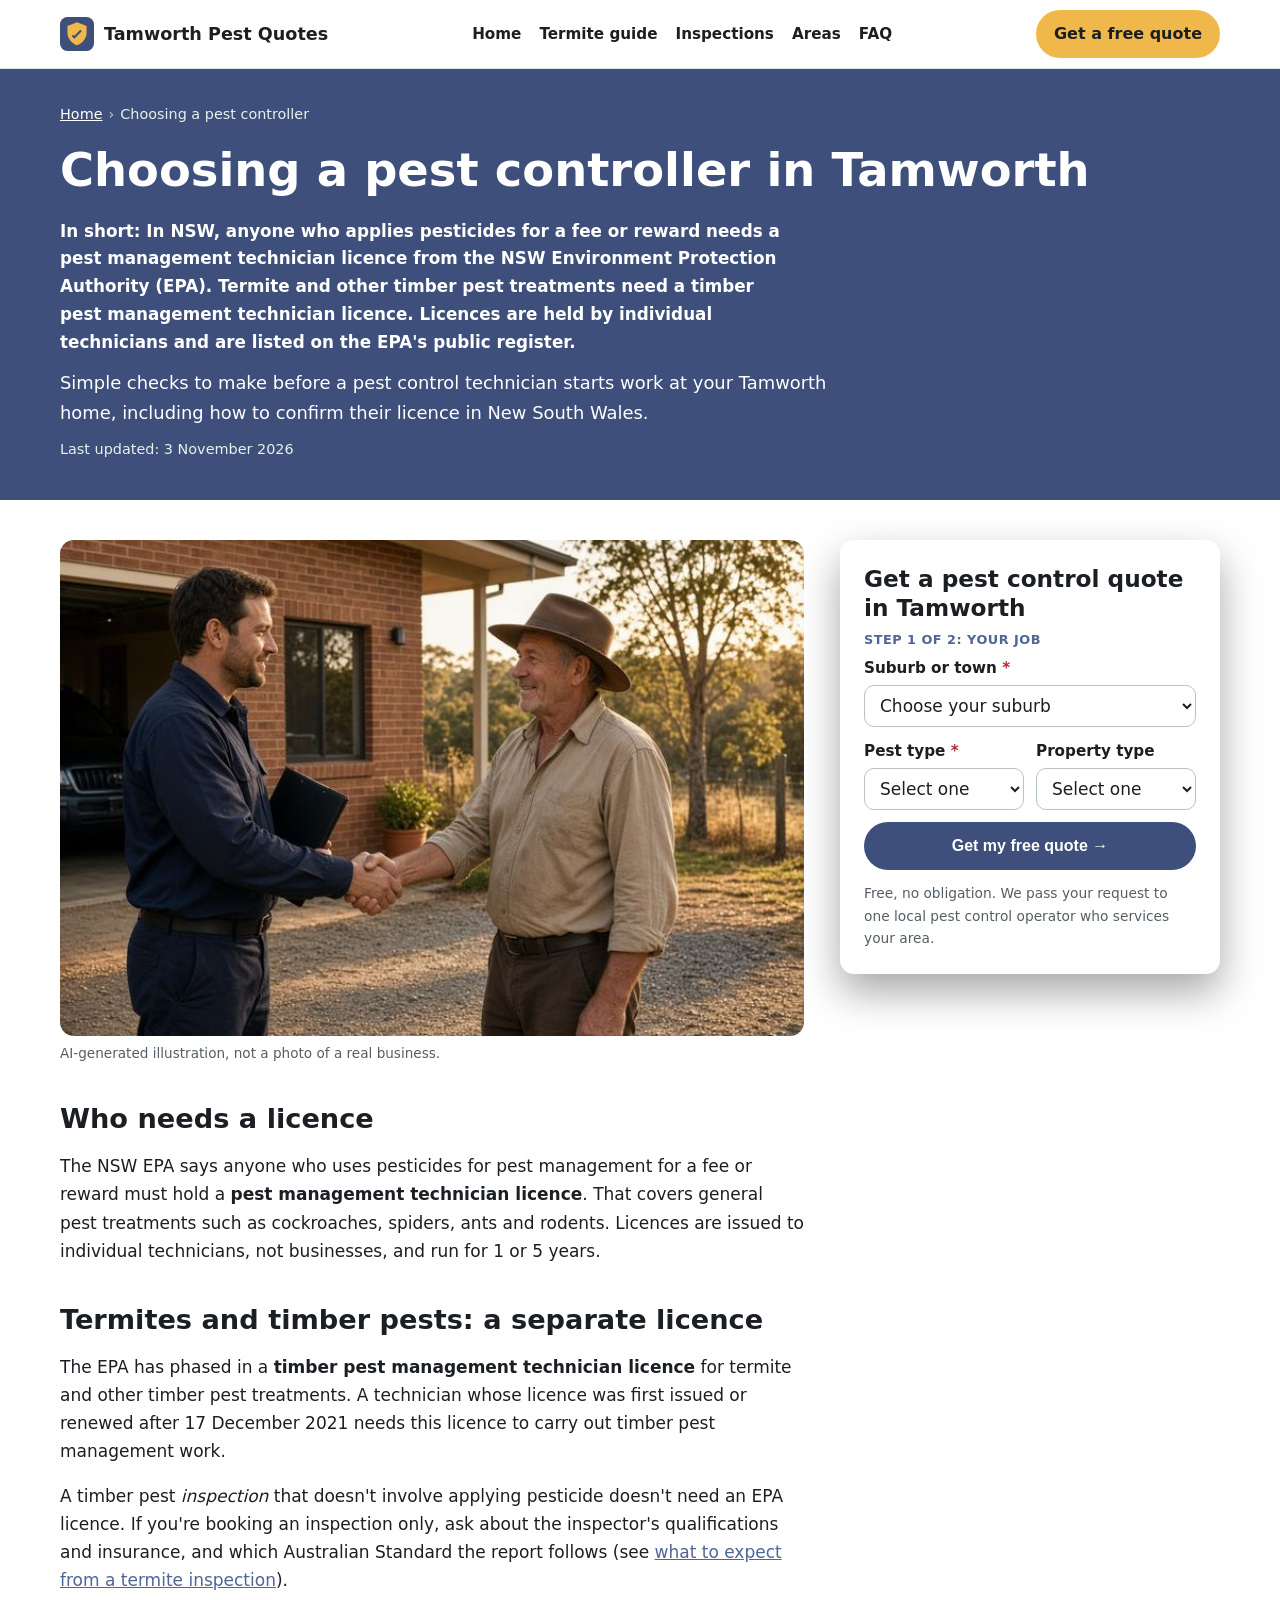
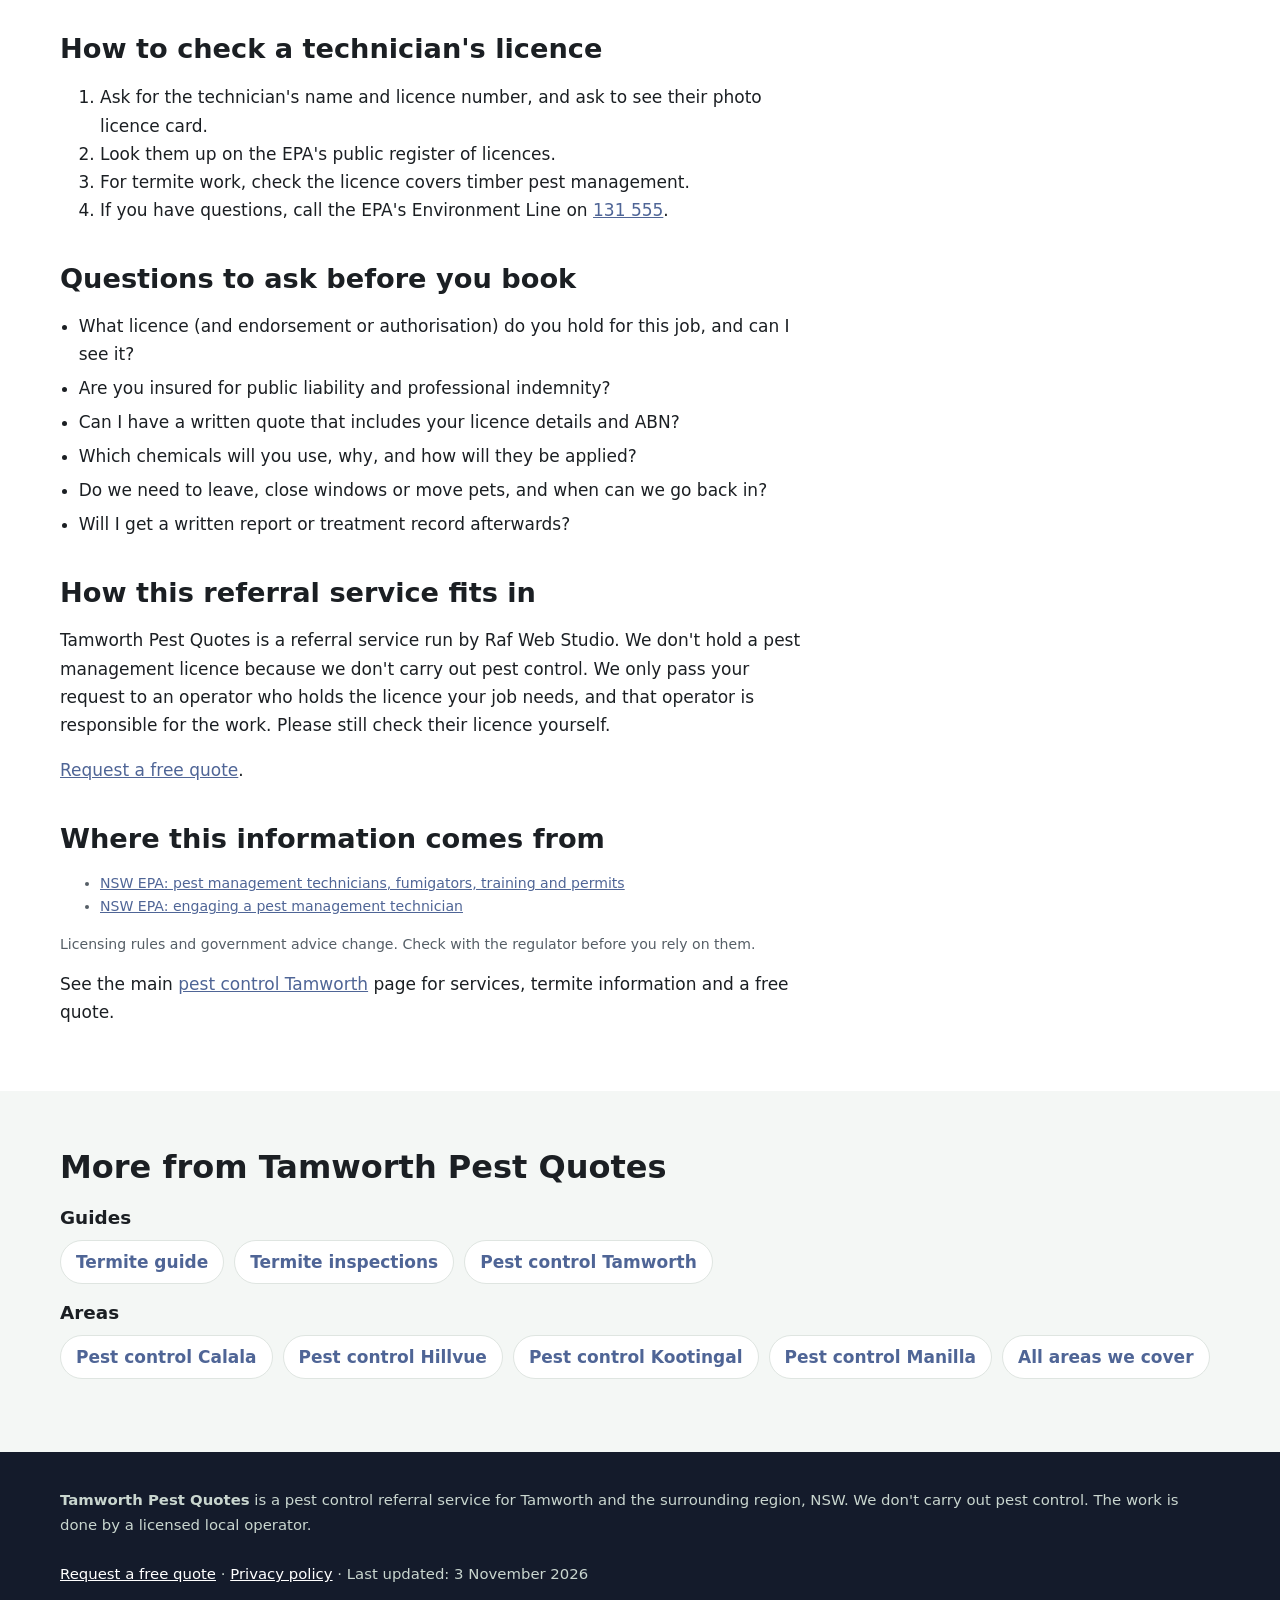
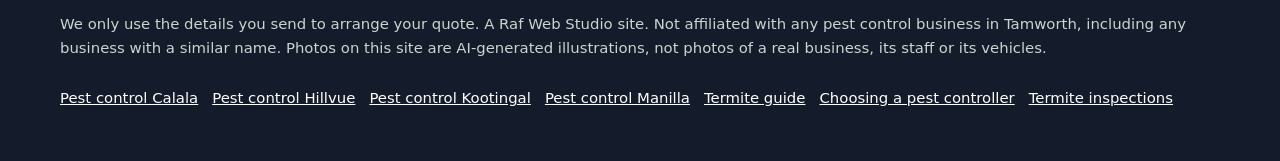
<file: pest-control-licence-nsw/index.html>
<!doctype html>
<html lang="en-AU">
<head>
<meta charset="utf-8">
<!-- Search Console verification meta tag goes here once the property is created -->
<meta name="viewport" content="width=device-width, initial-scale=1">
<title>Choosing a Pest Controller in Tamworth | Questions to Ask Before You Book</title>
<meta name="description" content="How to choose a pest control operator in Tamworth: questions to ask, what a written quote should cover, and how to check their licence before you book.">
<link rel="canonical" href="https://pestcontroltamworth.com/pest-control-licence-nsw/">
<link rel="icon" href="/favicon.svg" type="image/svg+xml">
<meta name="theme-color" content="#3d4f7a">
<meta property="og:type" content="article">
<meta property="og:locale" content="en_AU">
<meta property="og:site_name" content="Tamworth Pest Quotes">
<meta property="og:title" content="Choosing a Pest Controller in Tamworth | Questions to Ask Before You Book">
<meta property="og:description" content="How to choose a pest control operator in Tamworth: questions to ask, what a written quote should cover, and how to check their licence before you book.">
<meta property="og:url" content="https://pestcontroltamworth.com/pest-control-licence-nsw/">
<meta property="og:image" content="https://pestcontroltamworth.com/img/hero.jpg">
<meta name="twitter:card" content="summary_large_image">
<script>document.documentElement.classList.add('js')</script>
<link rel="stylesheet" href="/styles.css">

<!-- Google tag (gtag.js) -->
<script async src="https://www.googletagmanager.com/gtag/js?id=G-0F5X8C9ZBZ"></script>
<script>
  window.dataLayer = window.dataLayer || [];
  function gtag(){dataLayer.push(arguments);}
  gtag('js', new Date());
  gtag('config', 'G-0F5X8C9ZBZ');
</script>

<script type="application/ld+json">
{
 "@context": "https://schema.org",
 "@type": "WebPage",
 "@id": "https://pestcontroltamworth.com/pest-control-licence-nsw/#webpage",
 "url": "https://pestcontroltamworth.com/pest-control-licence-nsw/",
 "name": "Choosing a Pest Controller in Tamworth | Questions to Ask Before You Book",
 "description": "How to choose a pest control operator in Tamworth: questions to ask, what a written quote should cover, and how to check their licence before you book.",
 "inLanguage": "en-AU",
 "dateModified": "2026-11-03",
 "isPartOf": {
  "@id": "https://pestcontroltamworth.com/#website"
 }
}
</script>
<script type="application/ld+json">
{
 "@context": "https://schema.org",
 "@type": "BreadcrumbList",
 "itemListElement": [
  {
   "@type": "ListItem",
   "position": 1,
   "name": "Home",
   "item": "https://pestcontroltamworth.com/"
  },
  {
   "@type": "ListItem",
   "position": 2,
   "name": "Choosing a pest controller",
   "item": "https://pestcontroltamworth.com/pest-control-licence-nsw/"
  }
 ]
}
</script>
<script type="application/ld+json">
{
 "@context": "https://schema.org",
 "@type": "Service",
 "@id": "https://pestcontroltamworth.com/pest-control-licence-nsw/#service",
 "name": "Pest control quotes from licensed operators in Tamworth",
 "serviceType": "Pest control",
 "description": "How to choose a pest control operator in Tamworth: questions to ask, what a written quote should cover, and how to check their licence before you book.",
 "url": "https://pestcontroltamworth.com/pest-control-licence-nsw/",
 "provider": {
  "@id": "https://pestcontroltamworth.com/#business"
 },
 "areaServed": [
  {
   "@type": "Place",
   "name": "Tamworth, NSW"
  }
 ]
}
</script>
</head>
<body>
<a class="skip-link" href="#main">Skip to content</a>

<header class="site-header">
  <div class="wrap">
    <a class="brand" href="/" aria-label="Tamworth Pest Quotes home">
      <svg viewBox="0 0 64 64" aria-hidden="true"><rect width="64" height="64" rx="14" fill="#3d4f7a"/><path d="M32 10 14 17v12c0 11 7.6 20.5 18 24 10.4-3.5 18-13 18-24V17z" fill="#f0b84a"/><path d="M27 41l-5-5 2.8-2.8L27 35.4l11.2-11.2L41 27z" fill="#3d4f7a"/></svg>
      Tamworth Pest Quotes
    </a>
    <nav class="nav" aria-label="Main">
      <a href="/">Home</a>
      <a href="/termites-tamworth/">Termite guide</a>
      <a href="/termite-inspection/">Inspections</a>
      <a href="/#areas">Areas</a>
      <a href="/#faq">FAQ</a>
    </nav>
    <a class="btn btn-call header-call" href="#quote">Get a free quote</a>
  </div>
</header>

<main id="main">
<section class="page-hero" aria-labelledby="h1">
  <div class="wrap">
    <nav class="crumbs" aria-label="Breadcrumb"><ol><li><a href="https://pestcontroltamworth.com/">Home</a></li><li aria-current="page">Choosing a pest controller</li></ol></nav>
    <h1 id="h1">Choosing a pest controller in Tamworth</h1>
    <p class="summary">In short: In NSW, anyone who applies pesticides for a fee or reward needs a pest management technician licence from the NSW Environment Protection Authority (EPA). Termite and other timber pest treatments need a timber pest management technician licence. Licences are held by individual technicians and are listed on the EPA&#x27;s public register.</p>
    <p class="lead">Simple checks to make before a pest control technician starts work at your Tamworth home, including how to confirm their licence in New South Wales.</p>
    <p class="updated">Last updated: 3 November 2026</p>
  </div>
</section>
<div class="wrap page-grid">
  <article class="page-body">
<figure><img src="/img/step3.jpg" width="900" height="600" style="aspect-ratio:3/2;object-fit:cover" alt="Technician shaking hands with a homeowner outside a brick home" decoding="async"><figcaption>AI-generated illustration, not a photo of a real business.</figcaption></figure>
<h2>Who needs a licence</h2>
<p>The NSW EPA says anyone who uses pesticides for pest management for a fee or reward must hold a <strong>pest management technician licence</strong>. That covers general pest treatments such as cockroaches, spiders, ants and rodents. Licences are issued to individual technicians, not businesses, and run for 1 or 5 years.</p>
<h2>Termites and timber pests: a separate licence</h2>
<p>The EPA has phased in a <strong>timber pest management technician licence</strong> for termite and other timber pest treatments. A technician whose licence was first issued or renewed after 17 December 2021 needs this licence to carry out timber pest management work.</p><p>A timber pest <em>inspection</em> that doesn't involve applying pesticide doesn't need an EPA licence. If you're booking an inspection only, ask about the inspector's qualifications and insurance, and which Australian Standard the report follows (see <a href="/termite-inspection/">what to expect from a termite inspection</a>).</p>
<h2>How to check a technician's licence</h2>
<ol><li>Ask for the technician's name and licence number, and ask to see their photo licence card.</li><li>Look them up on the EPA's public register of licences.</li><li>For termite work, check the licence covers timber pest management.</li><li>If you have questions, call the EPA's Environment Line on <a href="tel:131555">131 555</a>.</li></ol>
<h2>Questions to ask before you book</h2>
<ul class="clean"><li>What licence (and endorsement or authorisation) do you hold for this job, and can I see it?</li><li>Are you insured for public liability and professional indemnity?</li><li>Can I have a written quote that includes your licence details and ABN?</li><li>Which chemicals will you use, why, and how will they be applied?</li><li>Do we need to leave, close windows or move pets, and when can we go back in?</li><li>Will I get a written report or treatment record afterwards?</li></ul>
<h2>How this referral service fits in</h2>
<p>Tamworth Pest Quotes is a referral service run by Raf Web Studio. We don't hold a pest management licence because we don't carry out pest control. We only pass your request to an operator who holds the licence your job needs, and that operator is responsible for the work. Please still check their licence yourself.</p><p><a href="#quote">Request a free quote</a>.</p>
<h2>Where this information comes from</h2>
<ul class="sources"><li><a href="https://www.epa.nsw.gov.au/Your-environment/Pesticides/Licences-and-advice-for-occupational-pesticide-users/pest-management-technicians-fumigators-training-permits" rel="noopener">NSW EPA: pest management technicians, fumigators, training and permits</a></li><li><a href="https://www.epa.nsw.gov.au/Your-environment/Pesticides/pesticide-use-nsw/engaging-a-pest-management-technician" rel="noopener">NSW EPA: engaging a pest management technician</a></li></ul>
<p class="sources">Licensing rules and government advice change. Check with the regulator before you rely on them.</p>

<p class="home-link">See the main <a href="/">pest control Tamworth</a> page for services, termite information and a free quote.</p>
  </article>
  <aside class="page-aside">
    <div class="hero-form-card" id="quote">
      <h2 id="quote-h">Get a pest control quote in Tamworth</h2>
      <form class="quote-form two-step" id="quote-form" action="https://formsubmit.co/quotes@pestcontroltamworth.com" method="post" novalidate>
        <input type="hidden" name="_subject" value="New quote request – pestcontroltamworth.com">
        <input type="hidden" name="_captcha" value="true">
        <input type="hidden" name="_template" value="table">
        <input type="hidden" name="_next" value="https://pestcontroltamworth.com/thanks.html?lead=1">
        <input type="hidden" name="_autoresponse" value="Thanks for your pest control request. We&#x27;ve received it and are passing it to a local pest control operator, who&#x27;ll be in touch shortly with availability and a price.">
        <input type="text" name="_honey" style="display:none" tabindex="-1" autocomplete="off" aria-hidden="true">
        <input type="hidden" name="source" value="pestcontroltamworth.com">
        <input type="hidden" name="page" value="/pest-control-licence-nsw/">
        <fieldset class="step step-1">
          <legend class="step-label">Step 1 of 2: your job</legend>
          <div class="full"><label for="suburb">Suburb or town <span class="req" aria-hidden="true">*</span></label>
            <select id="suburb" name="suburb" required><option value="">Choose your suburb</option><option>Tamworth</option><option>East Tamworth</option><option>West Tamworth</option><option>North Tamworth</option><option>South Tamworth</option><option>Hillvue</option><option>Westdale</option><option>Oxley Vale</option><option>Calala</option><option>Taminda</option><option>Nemingha</option><option>Kootingal</option><option>Moonbi</option><option>Hallsville</option><option>Moore Creek</option><option>Duri</option><option>Attunga</option><option>Manilla</option><option>Barraba</option><option>Woolomin</option><option>Bendemeer</option><option value="Other">Other (tell us below)</option></select></div>
          <div class="full other-wrap"><label for="suburb_other">Other suburb or town</label><input id="suburb_other" name="suburb_other" type="text" autocomplete="address-level2"></div>
          <div><label for="pest">Pest type <span class="req" aria-hidden="true">*</span></label>
            <select id="pest" name="pest_type" required><option value="">Select one</option><option>Termites: inspection</option><option>Termites: treatment or barrier</option><option>Pre-purchase timber pest inspection</option><option>General pest treatment</option><option>Cockroaches</option><option>Spiders</option><option>Rats or mice</option><option>Ants</option><option>Possum in the roof (licensed handler only)</option><option>Other or not sure</option></select></div>
          <div><label for="property">Property type</label>
            <select id="property" name="property_type"><option value="Not stated">Select one</option><option>House</option><option>Unit or townhouse</option><option>Rental (tenant or landlord)</option><option>Home I'm buying</option><option>Business or commercial</option><option>Farm or rural property</option></select></div>
          <div class="full js-only"><button class="btn btn-primary btn-block" type="button" id="to-step-2">Get my free quote →</button></div>
          <p class="microcopy full">Free, no obligation. We pass your request to one local pest control operator who services your area.</p>
          <p class="form-error full" id="step1-error" role="alert" hidden>Please choose your suburb and pest type.</p>
        </fieldset>
        <fieldset class="step step-2" id="step-2">
          <legend class="step-label">Step 2 of 2: your details</legend>
          <div><label for="name">Name <span class="req" aria-hidden="true">*</span></label><input id="name" name="name" type="text" autocomplete="name" required></div>
          <div><label for="phone">Phone <span class="req" aria-hidden="true">*</span></label><input id="phone" name="phone" type="tel" autocomplete="tel" inputmode="tel" required></div>
          <div><label for="email">Email</label><input id="email" name="email" type="email" autocomplete="email"></div>
          <div><label for="date">Preferred date</label><input id="date" name="preferred_date" type="date"></div>
          <div class="full"><label for="message">Anything else?</label><textarea id="message" name="message" rows="2" placeholder="e.g. brick veneer on slab, mice in the pantry, acreage with sheds"></textarea></div>
          <p class="consent full">By sending this form you agree we can share your details with one local pest control operator so they can quote for your job. See our <a href="/privacy.html">privacy policy</a>.</p>
          <div class="full step2-actions"><button class="btn btn-primary" type="submit">Send my quote request</button><button class="btn-link js-only" type="button" id="back-1">← Back</button></div>
        </fieldset>
      </form>
    </div>
  </aside>
</div>
<section class="alt" aria-labelledby="more-h">
  <div class="wrap">
    <h2 id="more-h">More from Tamworth Pest Quotes</h2>
    <h3>Guides</h3>
    <ul class="link-list"><li><a href="/termites-tamworth/">Termite guide</a></li><li><a href="/termite-inspection/">Termite inspections</a></li><li><a href="/">Pest control Tamworth</a></li></ul>
    <h3>Areas</h3>
    <ul class="link-list"><li><a href="/pest-control-calala/">Pest control Calala</a></li><li><a href="/pest-control-hillvue/">Pest control Hillvue</a></li><li><a href="/pest-control-kootingal/">Pest control Kootingal</a></li><li><a href="/pest-control-manilla/">Pest control Manilla</a></li><li><a href="/#areas">All areas we cover</a></li></ul>
  </div>
</section>
</main>

<footer class="site-footer">
  <div class="wrap">
    <p><strong>Tamworth Pest Quotes</strong> is a pest control referral service for Tamworth and the surrounding region, NSW. We don't carry out pest control. The work is done by a licensed local operator.</p>
    <p><a href="#quote">Request a free quote</a> · <a href="/privacy.html">Privacy policy</a> · Last updated: 3 November 2026</p>
    <p>We only use the details you send to arrange your quote. A Raf Web Studio site. Not affiliated with any pest control business in Tamworth, including any business with a similar name. Photos on this site are AI-generated illustrations, not photos of a real business, its staff or its vehicles.</p>
    <p class="footer-links"><a href="/pest-control-calala/">Pest control Calala</a> <a href="/pest-control-hillvue/">Pest control Hillvue</a> <a href="/pest-control-kootingal/">Pest control Kootingal</a> <a href="/pest-control-manilla/">Pest control Manilla</a> <a href="/termites-tamworth/">Termite guide</a> <a href="/pest-control-licence-nsw/">Choosing a pest controller</a> <a href="/termite-inspection/">Termite inspections</a></p>
  </div>
</footer>

<div class="mobile-call" aria-label="Quick contact">
  <a class="btn btn-call" href="#quote">Get a free quote</a>
</div>
<script src="/form.js" defer></script>
</body>
</html>
</file>
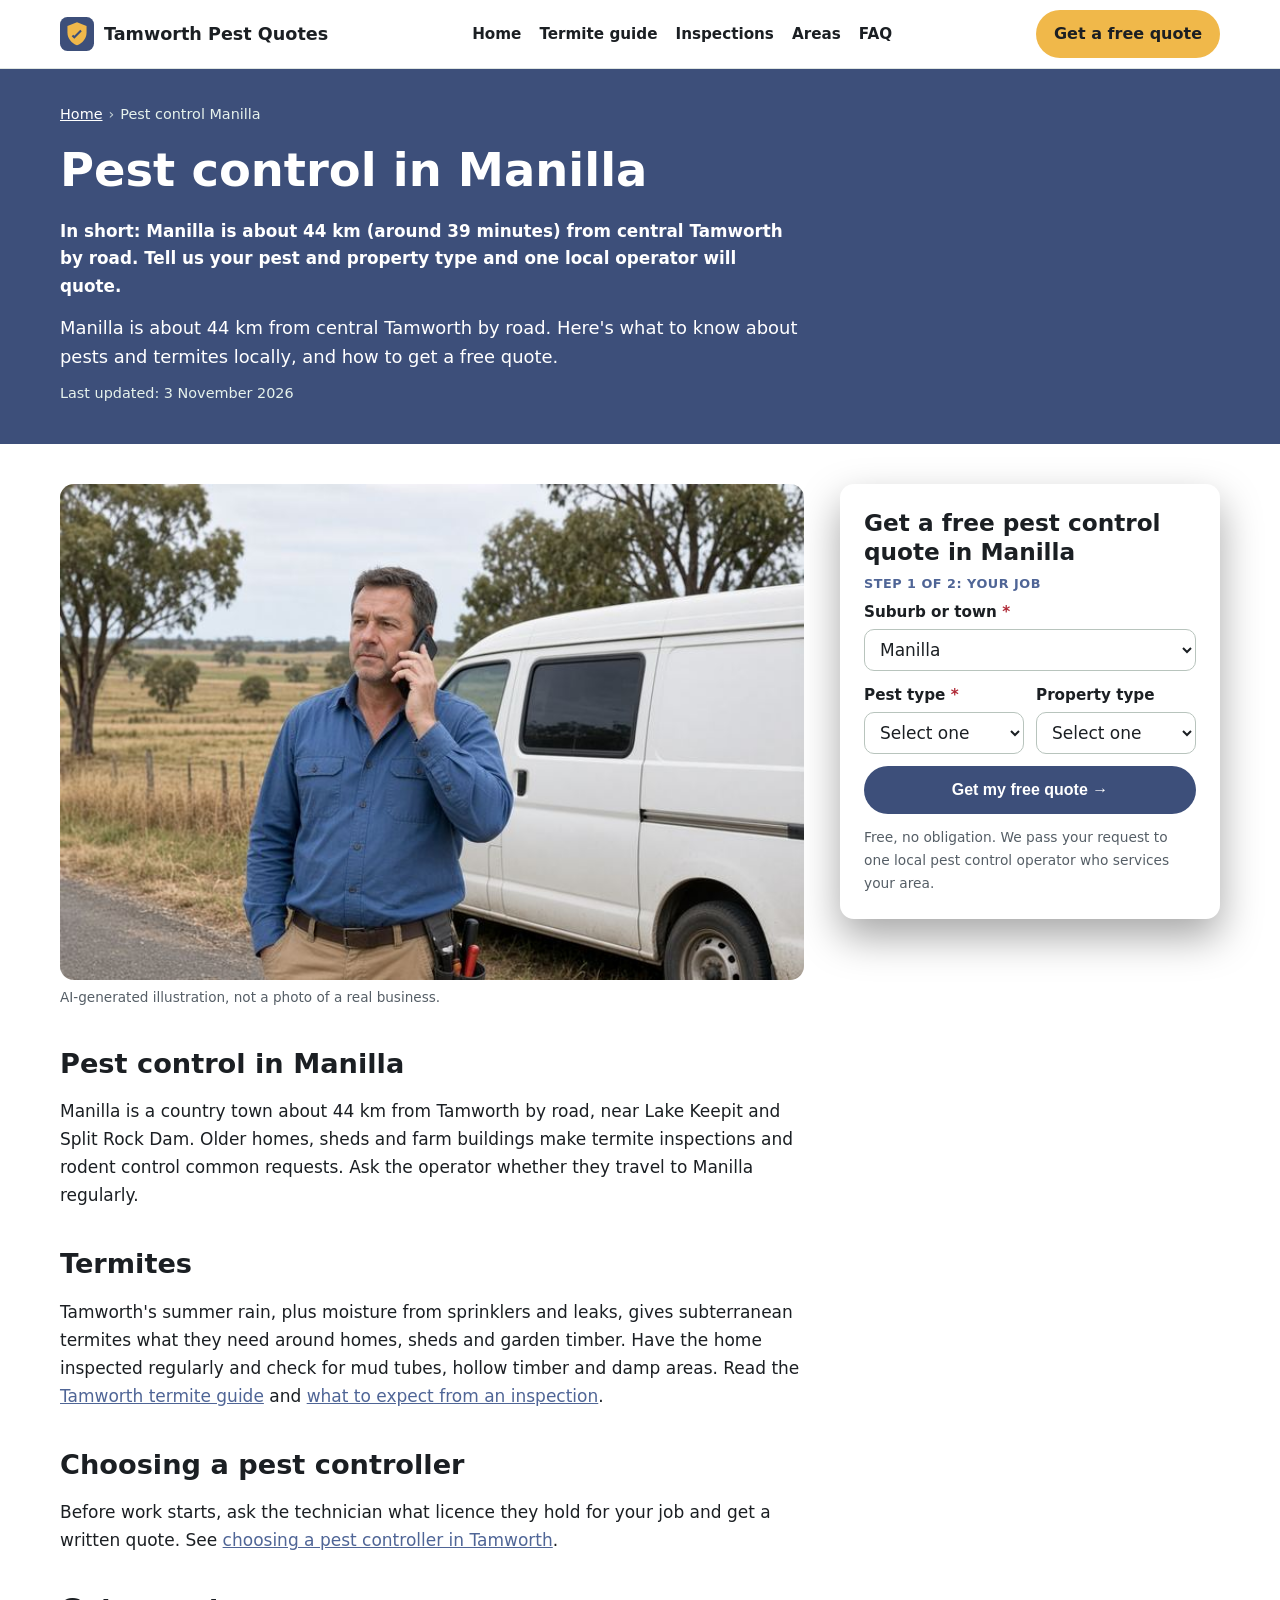
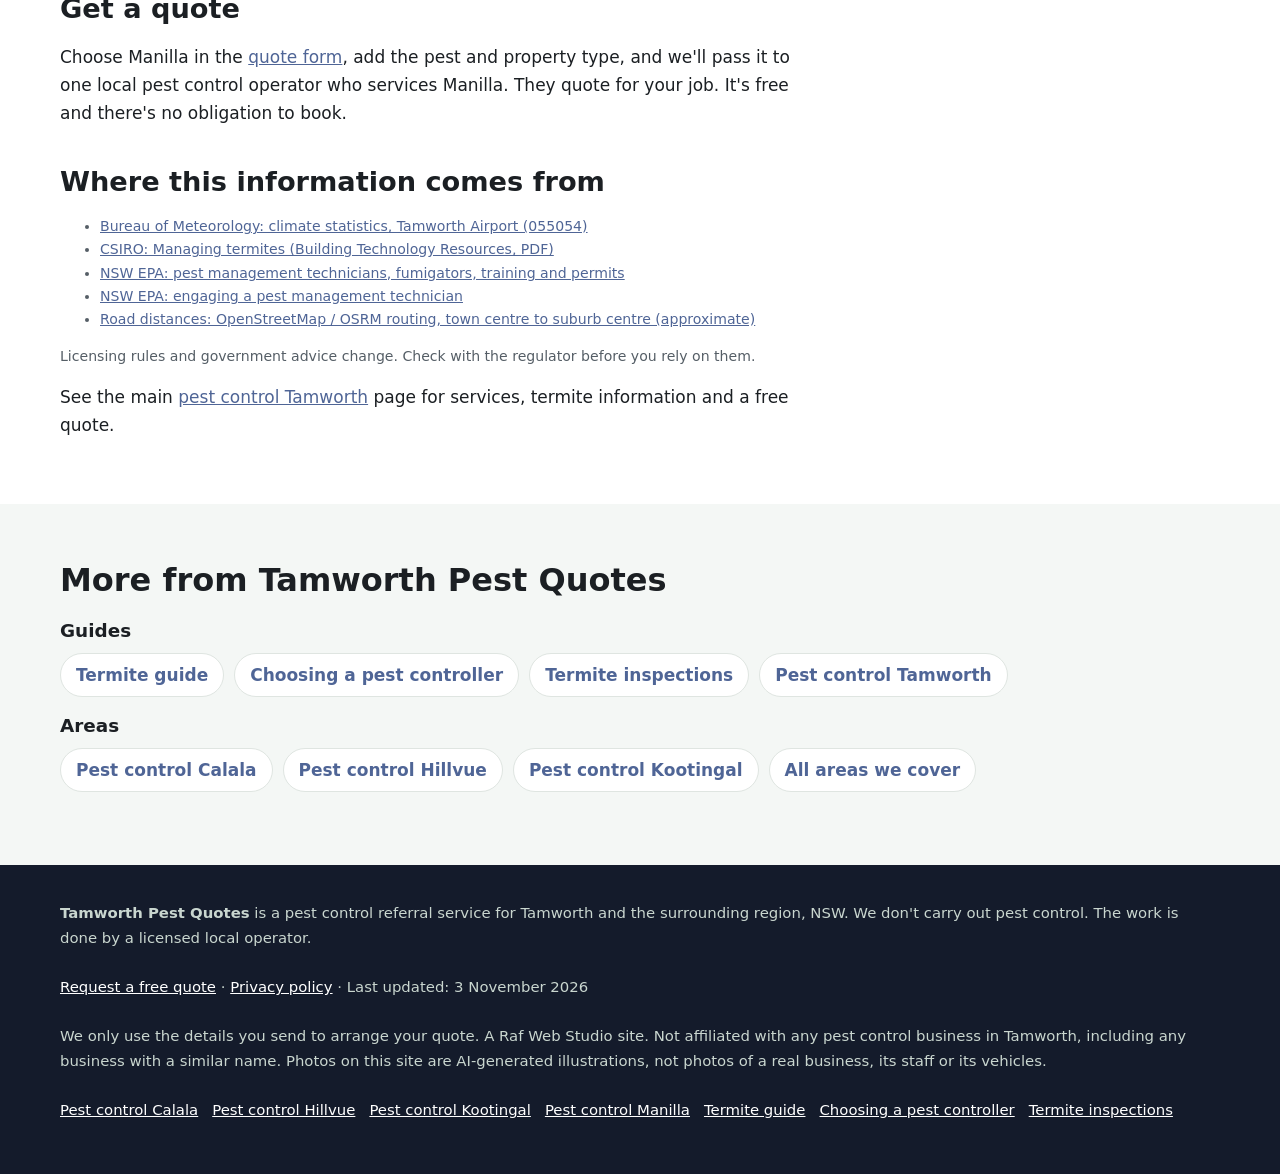
<file: pest-control-manilla/index.html>
<!doctype html>
<html lang="en-AU">
<head>
<meta charset="utf-8">
<!-- Search Console verification meta tag goes here once the property is created -->
<meta name="viewport" content="width=device-width, initial-scale=1">
<title>Pest Control Manilla | Free Pest and Termite Quotes, Manilla NSW</title>
<meta name="description" content="Pest control and termite inspection quotes in Manilla, about 44 km from central Tamworth. A free referral service: one local operator quotes for your job.">
<link rel="canonical" href="https://pestcontroltamworth.com/pest-control-manilla/">
<link rel="icon" href="/favicon.svg" type="image/svg+xml">
<meta name="theme-color" content="#3d4f7a">
<meta property="og:type" content="article">
<meta property="og:locale" content="en_AU">
<meta property="og:site_name" content="Tamworth Pest Quotes">
<meta property="og:title" content="Pest Control Manilla | Free Pest and Termite Quotes, Manilla NSW">
<meta property="og:description" content="Pest control and termite inspection quotes in Manilla, about 44 km from central Tamworth. A free referral service: one local operator quotes for your job.">
<meta property="og:url" content="https://pestcontroltamworth.com/pest-control-manilla/">
<meta property="og:image" content="https://pestcontroltamworth.com/img/hero.jpg">
<meta name="twitter:card" content="summary_large_image">
<script>document.documentElement.classList.add('js')</script>
<link rel="stylesheet" href="/styles.css">

<!-- Google tag (gtag.js) -->
<script async src="https://www.googletagmanager.com/gtag/js?id=G-0F5X8C9ZBZ"></script>
<script>
  window.dataLayer = window.dataLayer || [];
  function gtag(){dataLayer.push(arguments);}
  gtag('js', new Date());
  gtag('config', 'G-0F5X8C9ZBZ');
</script>

<script type="application/ld+json">
{
 "@context": "https://schema.org",
 "@type": "WebPage",
 "@id": "https://pestcontroltamworth.com/pest-control-manilla/#webpage",
 "url": "https://pestcontroltamworth.com/pest-control-manilla/",
 "name": "Pest Control Manilla | Free Pest and Termite Quotes, Manilla NSW",
 "description": "Pest control and termite inspection quotes in Manilla, about 44 km from central Tamworth. A free referral service: one local operator quotes for your job.",
 "inLanguage": "en-AU",
 "dateModified": "2026-11-03",
 "isPartOf": {
  "@id": "https://pestcontroltamworth.com/#website"
 }
}
</script>
<script type="application/ld+json">
{
 "@context": "https://schema.org",
 "@type": "BreadcrumbList",
 "itemListElement": [
  {
   "@type": "ListItem",
   "position": 1,
   "name": "Home",
   "item": "https://pestcontroltamworth.com/"
  },
  {
   "@type": "ListItem",
   "position": 2,
   "name": "Pest control Manilla",
   "item": "https://pestcontroltamworth.com/pest-control-manilla/"
  }
 ]
}
</script>
<script type="application/ld+json">
{
 "@context": "https://schema.org",
 "@type": "Service",
 "@id": "https://pestcontroltamworth.com/pest-control-manilla/#service",
 "name": "Pest control quotes in Manilla",
 "serviceType": "Pest control",
 "description": "Pest control and termite inspection quotes in Manilla, about 44 km from central Tamworth. A free referral service: one local operator quotes for your job.",
 "url": "https://pestcontroltamworth.com/pest-control-manilla/",
 "provider": {
  "@id": "https://pestcontroltamworth.com/#business"
 },
 "areaServed": [
  {
   "@type": "Place",
   "name": "Manilla, NSW"
  }
 ]
}
</script>
</head>
<body>
<a class="skip-link" href="#main">Skip to content</a>

<header class="site-header">
  <div class="wrap">
    <a class="brand" href="/" aria-label="Tamworth Pest Quotes home">
      <svg viewBox="0 0 64 64" aria-hidden="true"><rect width="64" height="64" rx="14" fill="#3d4f7a"/><path d="M32 10 14 17v12c0 11 7.6 20.5 18 24 10.4-3.5 18-13 18-24V17z" fill="#f0b84a"/><path d="M27 41l-5-5 2.8-2.8L27 35.4l11.2-11.2L41 27z" fill="#3d4f7a"/></svg>
      Tamworth Pest Quotes
    </a>
    <nav class="nav" aria-label="Main">
      <a href="/">Home</a>
      <a href="/termites-tamworth/">Termite guide</a>
      <a href="/termite-inspection/">Inspections</a>
      <a href="/#areas">Areas</a>
      <a href="/#faq">FAQ</a>
    </nav>
    <a class="btn btn-call header-call" href="#quote">Get a free quote</a>
  </div>
</header>

<main id="main">
<section class="page-hero" aria-labelledby="h1">
  <div class="wrap">
    <nav class="crumbs" aria-label="Breadcrumb"><ol><li><a href="https://pestcontroltamworth.com/">Home</a></li><li aria-current="page">Pest control Manilla</li></ol></nav>
    <h1 id="h1">Pest control in Manilla</h1>
    <p class="summary">In short: Manilla is about 44 km (around 39 minutes) from central Tamworth by road. Tell us your pest and property type and one local operator will quote.</p>
    <p class="lead">Manilla is about 44 km from central Tamworth by road. Here's what to know about pests and termites locally, and how to get a free quote.</p>
    <p class="updated">Last updated: 3 November 2026</p>
  </div>
</section>
<div class="wrap page-grid">
  <article class="page-body">
<figure><img src="/img/step2.jpg" width="900" height="600" style="aspect-ratio:3/2;object-fit:cover" alt="Illustration of a technician beside a van on a country road" decoding="async"><figcaption>AI-generated illustration, not a photo of a real business.</figcaption></figure>
<h2>Pest control in Manilla</h2>
<p>Manilla is a country town about 44 km from Tamworth by road, near Lake Keepit and Split Rock Dam. Older homes, sheds and farm buildings make termite inspections and rodent control common requests. Ask the operator whether they travel to Manilla regularly.</p>
<h2>Termites</h2>
<p>Tamworth's summer rain, plus moisture from sprinklers and leaks, gives subterranean termites what they need around homes, sheds and garden timber. Have the home inspected regularly and check for mud tubes, hollow timber and damp areas. Read the <a href="/termites-tamworth/">Tamworth termite guide</a> and <a href="/termite-inspection/">what to expect from an inspection</a>.</p>
<h2>Choosing a pest controller</h2>
<p>Before work starts, ask the technician what licence they hold for your job and get a written quote. See <a href="/pest-control-licence-nsw/">choosing a pest controller in Tamworth</a>.</p>
<h2>Get a quote</h2>
<p>Choose Manilla in the <a href="#quote">quote form</a>, add the pest and property type, and we'll pass it to one local pest control operator who services Manilla. They quote for your job. It's free and there's no obligation to book.</p>
<h2>Where this information comes from</h2>
<ul class="sources"><li><a href="http://www.bom.gov.au/climate/averages/tables/cw_055054.shtml" rel="noopener">Bureau of Meteorology: climate statistics, Tamworth Airport (055054)</a></li><li><a href="https://research.csiro.au/infratech/wp-content/uploads/sites/38/2024/12/3013%5FManagingTermites%5FWCAG.pdf" rel="noopener">CSIRO: Managing termites (Building Technology Resources, PDF)</a></li><li><a href="https://www.epa.nsw.gov.au/Your-environment/Pesticides/Licences-and-advice-for-occupational-pesticide-users/pest-management-technicians-fumigators-training-permits" rel="noopener">NSW EPA: pest management technicians, fumigators, training and permits</a></li><li><a href="https://www.epa.nsw.gov.au/Your-environment/Pesticides/pesticide-use-nsw/engaging-a-pest-management-technician" rel="noopener">NSW EPA: engaging a pest management technician</a></li><li><a href="https://www.openstreetmap.org/" rel="noopener">Road distances: OpenStreetMap / OSRM routing, town centre to suburb centre (approximate)</a></li></ul>
<p class="sources">Licensing rules and government advice change. Check with the regulator before you rely on them.</p>

<p class="home-link">See the main <a href="/">pest control Tamworth</a> page for services, termite information and a free quote.</p>
  </article>
  <aside class="page-aside">
    <div class="hero-form-card" id="quote">
      <h2 id="quote-h">Get a free pest control quote in Manilla</h2>
      <form class="quote-form two-step" id="quote-form" action="https://formsubmit.co/quotes@pestcontroltamworth.com" method="post" novalidate>
        <input type="hidden" name="_subject" value="New quote request – pestcontroltamworth.com">
        <input type="hidden" name="_captcha" value="true">
        <input type="hidden" name="_template" value="table">
        <input type="hidden" name="_next" value="https://pestcontroltamworth.com/thanks.html?lead=1">
        <input type="hidden" name="_autoresponse" value="Thanks for your pest control request. We&#x27;ve received it and are passing it to a local pest control operator, who&#x27;ll be in touch shortly with availability and a price.">
        <input type="text" name="_honey" style="display:none" tabindex="-1" autocomplete="off" aria-hidden="true">
        <input type="hidden" name="source" value="pestcontroltamworth.com">
        <input type="hidden" name="page" value="/pest-control-manilla/">
        <fieldset class="step step-1">
          <legend class="step-label">Step 1 of 2: your job</legend>
          <div class="full"><label for="suburb">Suburb or town <span class="req" aria-hidden="true">*</span></label>
            <select id="suburb" name="suburb" required><option value="">Choose your suburb</option><option>Tamworth</option><option>East Tamworth</option><option>West Tamworth</option><option>North Tamworth</option><option>South Tamworth</option><option>Hillvue</option><option>Westdale</option><option>Oxley Vale</option><option>Calala</option><option>Taminda</option><option>Nemingha</option><option>Kootingal</option><option>Moonbi</option><option>Hallsville</option><option>Moore Creek</option><option>Duri</option><option>Attunga</option><option selected>Manilla</option><option>Barraba</option><option>Woolomin</option><option>Bendemeer</option><option value="Other">Other (tell us below)</option></select></div>
          <div class="full other-wrap"><label for="suburb_other">Other suburb or town</label><input id="suburb_other" name="suburb_other" type="text" autocomplete="address-level2"></div>
          <div><label for="pest">Pest type <span class="req" aria-hidden="true">*</span></label>
            <select id="pest" name="pest_type" required><option value="">Select one</option><option>Termites: inspection</option><option>Termites: treatment or barrier</option><option>Pre-purchase timber pest inspection</option><option>General pest treatment</option><option>Cockroaches</option><option>Spiders</option><option>Rats or mice</option><option>Ants</option><option>Possum in the roof (licensed handler only)</option><option>Other or not sure</option></select></div>
          <div><label for="property">Property type</label>
            <select id="property" name="property_type"><option value="Not stated">Select one</option><option>House</option><option>Unit or townhouse</option><option>Rental (tenant or landlord)</option><option>Home I'm buying</option><option>Business or commercial</option><option>Farm or rural property</option></select></div>
          <div class="full js-only"><button class="btn btn-primary btn-block" type="button" id="to-step-2">Get my free quote →</button></div>
          <p class="microcopy full">Free, no obligation. We pass your request to one local pest control operator who services your area.</p>
          <p class="form-error full" id="step1-error" role="alert" hidden>Please choose your suburb and pest type.</p>
        </fieldset>
        <fieldset class="step step-2" id="step-2">
          <legend class="step-label">Step 2 of 2: your details</legend>
          <div><label for="name">Name <span class="req" aria-hidden="true">*</span></label><input id="name" name="name" type="text" autocomplete="name" required></div>
          <div><label for="phone">Phone <span class="req" aria-hidden="true">*</span></label><input id="phone" name="phone" type="tel" autocomplete="tel" inputmode="tel" required></div>
          <div><label for="email">Email</label><input id="email" name="email" type="email" autocomplete="email"></div>
          <div><label for="date">Preferred date</label><input id="date" name="preferred_date" type="date"></div>
          <div class="full"><label for="message">Anything else?</label><textarea id="message" name="message" rows="2" placeholder="e.g. brick veneer on slab, mice in the pantry, acreage with sheds"></textarea></div>
          <p class="consent full">By sending this form you agree we can share your details with one local pest control operator so they can quote for your job. See our <a href="/privacy.html">privacy policy</a>.</p>
          <div class="full step2-actions"><button class="btn btn-primary" type="submit">Send my quote request</button><button class="btn-link js-only" type="button" id="back-1">← Back</button></div>
        </fieldset>
      </form>
    </div>
  </aside>
</div>
<section class="alt" aria-labelledby="more-h">
  <div class="wrap">
    <h2 id="more-h">More from Tamworth Pest Quotes</h2>
    <h3>Guides</h3>
    <ul class="link-list"><li><a href="/termites-tamworth/">Termite guide</a></li><li><a href="/pest-control-licence-nsw/">Choosing a pest controller</a></li><li><a href="/termite-inspection/">Termite inspections</a></li><li><a href="/">Pest control Tamworth</a></li></ul>
    <h3>Areas</h3>
    <ul class="link-list"><li><a href="/pest-control-calala/">Pest control Calala</a></li><li><a href="/pest-control-hillvue/">Pest control Hillvue</a></li><li><a href="/pest-control-kootingal/">Pest control Kootingal</a></li><li><a href="/#areas">All areas we cover</a></li></ul>
  </div>
</section>
</main>

<footer class="site-footer">
  <div class="wrap">
    <p><strong>Tamworth Pest Quotes</strong> is a pest control referral service for Tamworth and the surrounding region, NSW. We don't carry out pest control. The work is done by a licensed local operator.</p>
    <p><a href="#quote">Request a free quote</a> · <a href="/privacy.html">Privacy policy</a> · Last updated: 3 November 2026</p>
    <p>We only use the details you send to arrange your quote. A Raf Web Studio site. Not affiliated with any pest control business in Tamworth, including any business with a similar name. Photos on this site are AI-generated illustrations, not photos of a real business, its staff or its vehicles.</p>
    <p class="footer-links"><a href="/pest-control-calala/">Pest control Calala</a> <a href="/pest-control-hillvue/">Pest control Hillvue</a> <a href="/pest-control-kootingal/">Pest control Kootingal</a> <a href="/pest-control-manilla/">Pest control Manilla</a> <a href="/termites-tamworth/">Termite guide</a> <a href="/pest-control-licence-nsw/">Choosing a pest controller</a> <a href="/termite-inspection/">Termite inspections</a></p>
  </div>
</footer>

<div class="mobile-call" aria-label="Quick contact">
  <a class="btn btn-call" href="#quote">Get a free quote</a>
</div>
<script src="/form.js" defer></script>
</body>
</html>
</file>
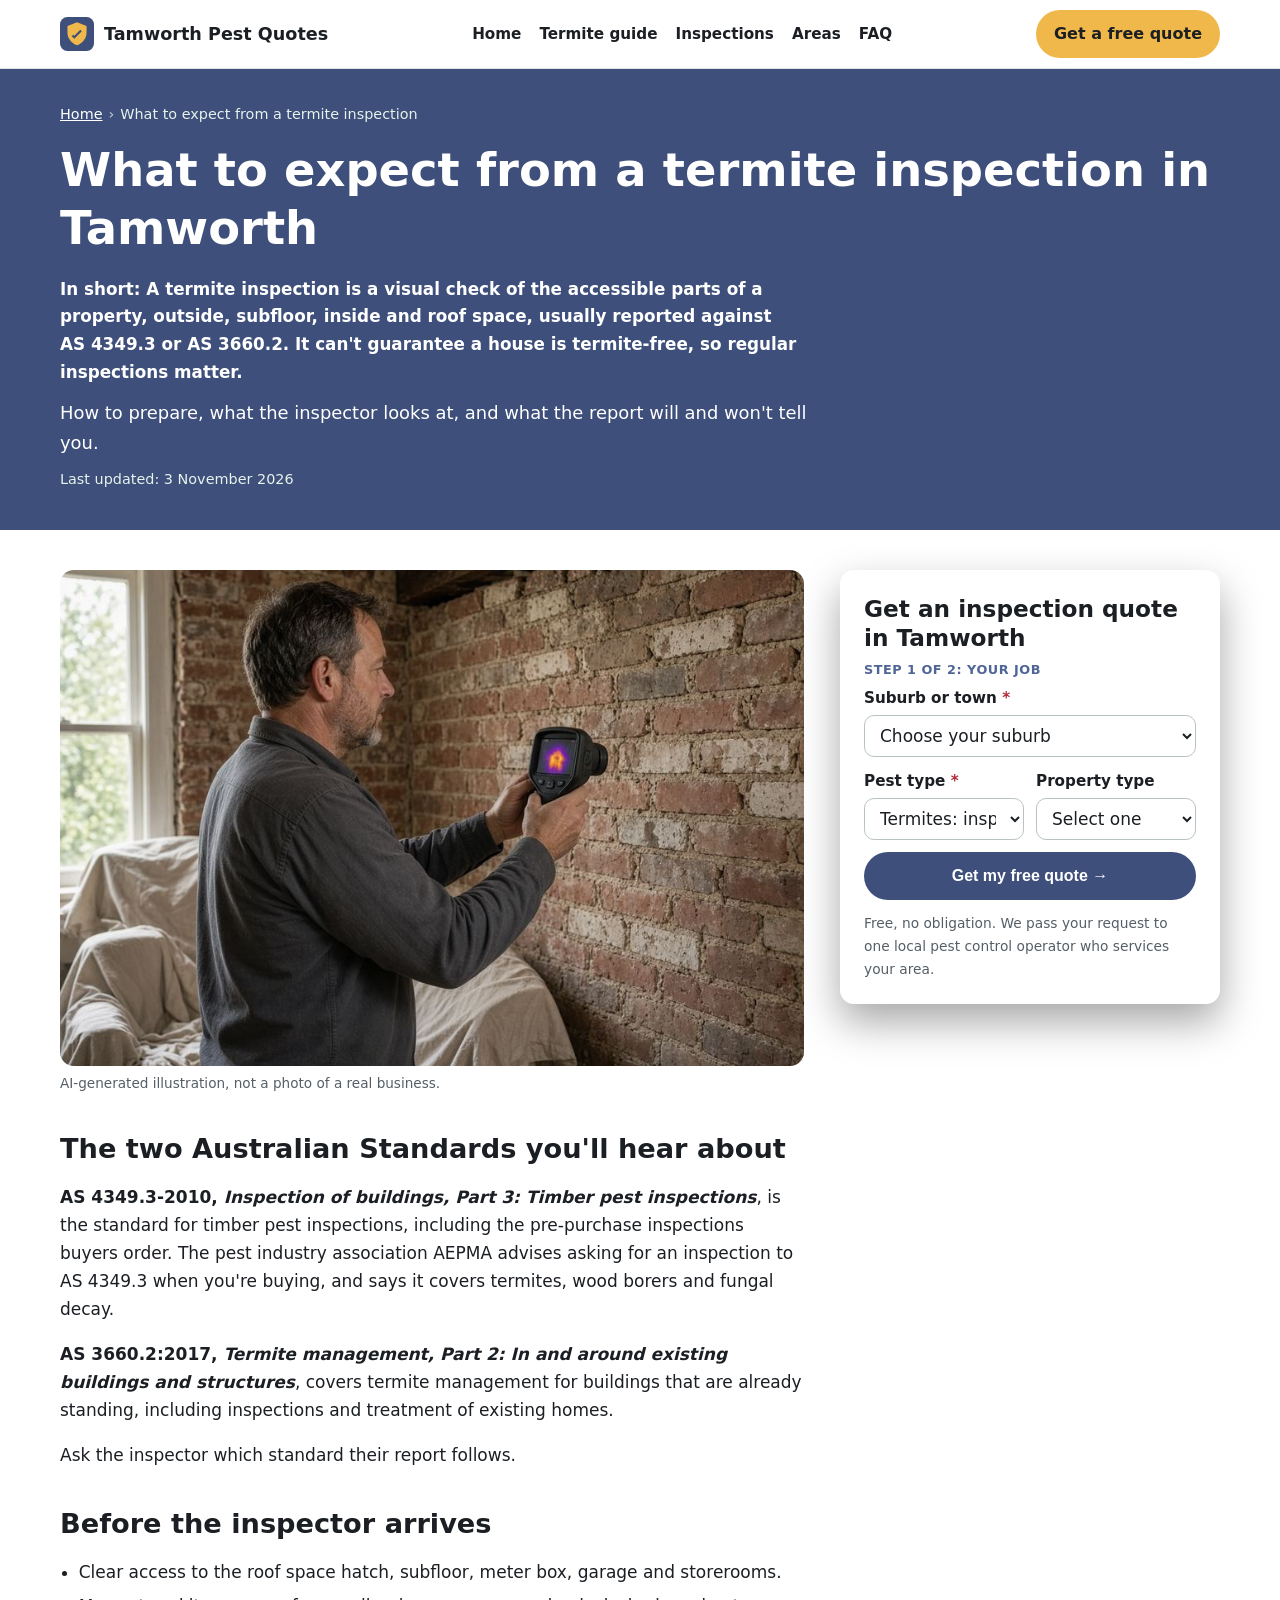
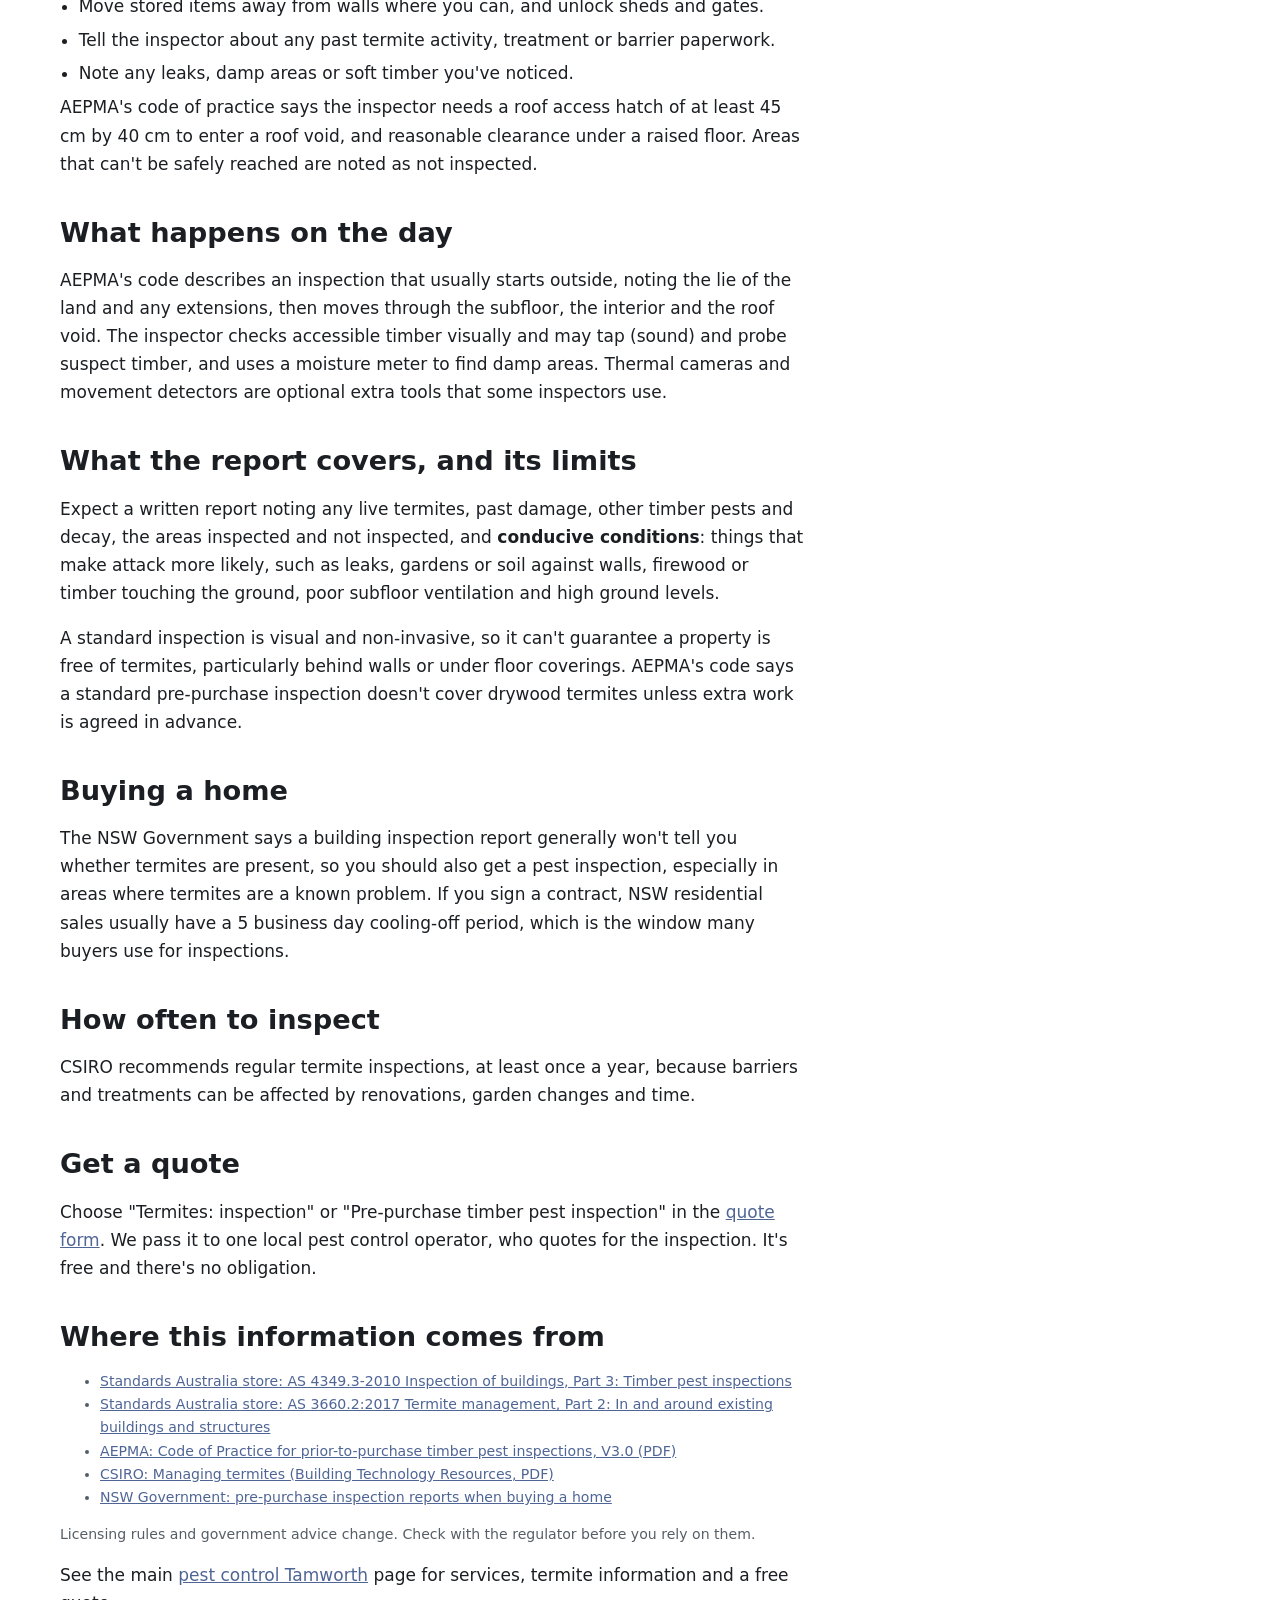
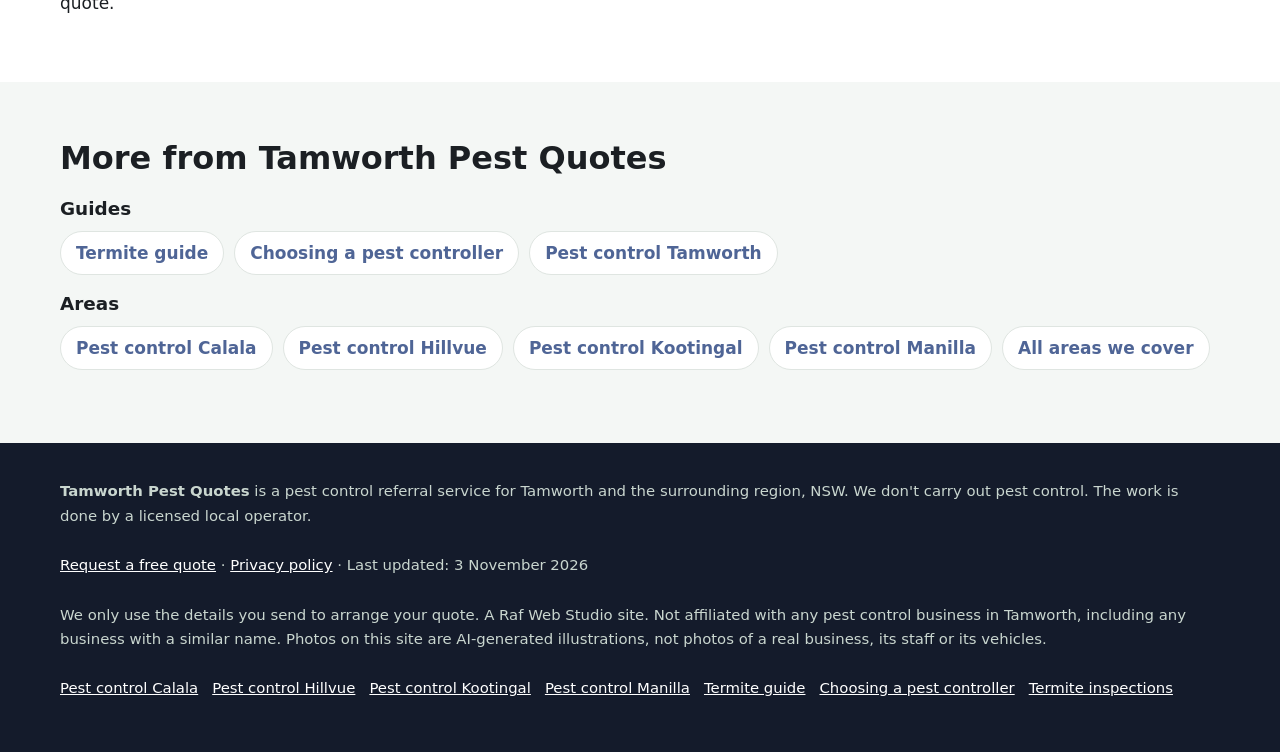
<file: termite-inspection/index.html>
<!doctype html>
<html lang="en-AU">
<head>
<meta charset="utf-8">
<!-- Search Console verification meta tag goes here once the property is created -->
<meta name="viewport" content="width=device-width, initial-scale=1">
<title>Termite Inspection Tamworth | What to Expect, AS 4349.3 and AS 3660.2</title>
<meta name="description" content="What happens in a termite or pre-purchase timber pest inspection in Tamworth: the Australian Standards, how to prepare, what the inspector checks and the limits of the report.">
<link rel="canonical" href="https://pestcontroltamworth.com/termite-inspection/">
<link rel="icon" href="/favicon.svg" type="image/svg+xml">
<meta name="theme-color" content="#3d4f7a">
<meta property="og:type" content="article">
<meta property="og:locale" content="en_AU">
<meta property="og:site_name" content="Tamworth Pest Quotes">
<meta property="og:title" content="Termite Inspection Tamworth | What to Expect, AS 4349.3 and AS 3660.2">
<meta property="og:description" content="What happens in a termite or pre-purchase timber pest inspection in Tamworth: the Australian Standards, how to prepare, what the inspector checks and the limits of the report.">
<meta property="og:url" content="https://pestcontroltamworth.com/termite-inspection/">
<meta property="og:image" content="https://pestcontroltamworth.com/img/hero.jpg">
<meta name="twitter:card" content="summary_large_image">
<script>document.documentElement.classList.add('js')</script>
<link rel="stylesheet" href="/styles.css">

<!-- Google tag (gtag.js) -->
<script async src="https://www.googletagmanager.com/gtag/js?id=G-0F5X8C9ZBZ"></script>
<script>
  window.dataLayer = window.dataLayer || [];
  function gtag(){dataLayer.push(arguments);}
  gtag('js', new Date());
  gtag('config', 'G-0F5X8C9ZBZ');
</script>

<script type="application/ld+json">
{
 "@context": "https://schema.org",
 "@type": "WebPage",
 "@id": "https://pestcontroltamworth.com/termite-inspection/#webpage",
 "url": "https://pestcontroltamworth.com/termite-inspection/",
 "name": "Termite Inspection Tamworth | What to Expect, AS 4349.3 and AS 3660.2",
 "description": "What happens in a termite or pre-purchase timber pest inspection in Tamworth: the Australian Standards, how to prepare, what the inspector checks and the limits of the report.",
 "inLanguage": "en-AU",
 "dateModified": "2026-11-03",
 "isPartOf": {
  "@id": "https://pestcontroltamworth.com/#website"
 }
}
</script>
<script type="application/ld+json">
{
 "@context": "https://schema.org",
 "@type": "BreadcrumbList",
 "itemListElement": [
  {
   "@type": "ListItem",
   "position": 1,
   "name": "Home",
   "item": "https://pestcontroltamworth.com/"
  },
  {
   "@type": "ListItem",
   "position": 2,
   "name": "What to expect from a termite inspection",
   "item": "https://pestcontroltamworth.com/termite-inspection/"
  }
 ]
}
</script>
<script type="application/ld+json">
{
 "@context": "https://schema.org",
 "@type": "Service",
 "@id": "https://pestcontroltamworth.com/termite-inspection/#service",
 "name": "Termite and timber pest inspection quotes in Tamworth",
 "serviceType": "Pest control",
 "description": "What happens in a termite or pre-purchase timber pest inspection in Tamworth: the Australian Standards, how to prepare, what the inspector checks and the limits of the report.",
 "url": "https://pestcontroltamworth.com/termite-inspection/",
 "provider": {
  "@id": "https://pestcontroltamworth.com/#business"
 },
 "areaServed": [
  {
   "@type": "Place",
   "name": "Tamworth, NSW"
  }
 ]
}
</script>
</head>
<body>
<a class="skip-link" href="#main">Skip to content</a>

<header class="site-header">
  <div class="wrap">
    <a class="brand" href="/" aria-label="Tamworth Pest Quotes home">
      <svg viewBox="0 0 64 64" aria-hidden="true"><rect width="64" height="64" rx="14" fill="#3d4f7a"/><path d="M32 10 14 17v12c0 11 7.6 20.5 18 24 10.4-3.5 18-13 18-24V17z" fill="#f0b84a"/><path d="M27 41l-5-5 2.8-2.8L27 35.4l11.2-11.2L41 27z" fill="#3d4f7a"/></svg>
      Tamworth Pest Quotes
    </a>
    <nav class="nav" aria-label="Main">
      <a href="/">Home</a>
      <a href="/termites-tamworth/">Termite guide</a>
      <a href="/termite-inspection/">Inspections</a>
      <a href="/#areas">Areas</a>
      <a href="/#faq">FAQ</a>
    </nav>
    <a class="btn btn-call header-call" href="#quote">Get a free quote</a>
  </div>
</header>

<main id="main">
<section class="page-hero" aria-labelledby="h1">
  <div class="wrap">
    <nav class="crumbs" aria-label="Breadcrumb"><ol><li><a href="https://pestcontroltamworth.com/">Home</a></li><li aria-current="page">What to expect from a termite inspection</li></ol></nav>
    <h1 id="h1">What to expect from a termite inspection in Tamworth</h1>
    <p class="summary">In short: A termite inspection is a visual check of the accessible parts of a property, outside, subfloor, inside and roof space, usually reported against AS 4349.3 or AS 3660.2. It can&#x27;t guarantee a house is termite-free, so regular inspections matter.</p>
    <p class="lead">How to prepare, what the inspector looks at, and what the report will and won't tell you.</p>
    <p class="updated">Last updated: 3 November 2026</p>
  </div>
</section>
<div class="wrap page-grid">
  <article class="page-body">
<figure><img src="/img/card-inspect.jpg" width="900" height="600" style="aspect-ratio:3/2;object-fit:cover" alt="Inspector scanning a brick wall with a thermal camera" decoding="async"><figcaption>AI-generated illustration, not a photo of a real business.</figcaption></figure>
<h2>The two Australian Standards you'll hear about</h2>
<p><strong>AS 4349.3-2010, <em>Inspection of buildings, Part 3: Timber pest inspections</em></strong>, is the standard for timber pest inspections, including the pre-purchase inspections buyers order. The pest industry association AEPMA advises asking for an inspection to AS 4349.3 when you're buying, and says it covers termites, wood borers and fungal decay.</p><p><strong>AS 3660.2:2017, <em>Termite management, Part 2: In and around existing buildings and structures</em></strong>, covers termite management for buildings that are already standing, including inspections and treatment of existing homes.</p><p>Ask the inspector which standard their report follows.</p>
<h2>Before the inspector arrives</h2>
<ul class="clean"><li>Clear access to the roof space hatch, subfloor, meter box, garage and storerooms.</li><li>Move stored items away from walls where you can, and unlock sheds and gates.</li><li>Tell the inspector about any past termite activity, treatment or barrier paperwork.</li><li>Note any leaks, damp areas or soft timber you've noticed.</li></ul><p>AEPMA's code of practice says the inspector needs a roof access hatch of at least 45 cm by 40 cm to enter a roof void, and reasonable clearance under a raised floor. Areas that can't be safely reached are noted as not inspected.</p>
<h2>What happens on the day</h2>
<p>AEPMA's code describes an inspection that usually starts outside, noting the lie of the land and any extensions, then moves through the subfloor, the interior and the roof void. The inspector checks accessible timber visually and may tap (sound) and probe suspect timber, and uses a moisture meter to find damp areas. Thermal cameras and movement detectors are optional extra tools that some inspectors use.</p>
<h2>What the report covers, and its limits</h2>
<p>Expect a written report noting any live termites, past damage, other timber pests and decay, the areas inspected and not inspected, and <strong>conducive conditions</strong>: things that make attack more likely, such as leaks, gardens or soil against walls, firewood or timber touching the ground, poor subfloor ventilation and high ground levels.</p><p>A standard inspection is visual and non-invasive, so it can't guarantee a property is free of termites, particularly behind walls or under floor coverings. AEPMA's code says a standard pre-purchase inspection doesn't cover drywood termites unless extra work is agreed in advance.</p>
<h2>Buying a home</h2>
<p>The NSW Government says a building inspection report generally won't tell you whether termites are present, so you should also get a pest inspection, especially in areas where termites are a known problem. If you sign a contract, NSW residential sales usually have a 5 business day cooling-off period, which is the window many buyers use for inspections.</p>
<h2>How often to inspect</h2>
<p>CSIRO recommends regular termite inspections, at least once a year, because barriers and treatments can be affected by renovations, garden changes and time.</p>
<h2>Get a quote</h2>
<p>Choose "Termites: inspection" or "Pre-purchase timber pest inspection" in the <a href="#quote">quote form</a>. We pass it to one local pest control operator, who quotes for the inspection. It's free and there's no obligation.</p>
<h2>Where this information comes from</h2>
<ul class="sources"><li><a href="https://store.standards.org.au/product/as-4349-3-2010" rel="noopener">Standards Australia store: AS 4349.3-2010 Inspection of buildings, Part 3: Timber pest inspections</a></li><li><a href="https://store.standards.org.au/product/as-3660-2-2017" rel="noopener">Standards Australia store: AS 3660.2:2017 Termite management, Part 2: In and around existing buildings and structures</a></li><li><a href="https://www.aepma.com.au/Resources/FMFiles/Codes_of_Practice/CoP_Prior_to_Purchase_Timber_Inspections_V3.0.pdf" rel="noopener">AEPMA: Code of Practice for prior-to-purchase timber pest inspections, V3.0 (PDF)</a></li><li><a href="https://research.csiro.au/infratech/wp-content/uploads/sites/38/2024/12/3013%5FManagingTermites%5FWCAG.pdf" rel="noopener">CSIRO: Managing termites (Building Technology Resources, PDF)</a></li><li><a href="https://www.nsw.gov.au/housing-and-construction/buying-and-selling-property/buying-property-nsw/inspecting-a-property/inspection-reports" rel="noopener">NSW Government: pre-purchase inspection reports when buying a home</a></li></ul>
<p class="sources">Licensing rules and government advice change. Check with the regulator before you rely on them.</p>

<p class="home-link">See the main <a href="/">pest control Tamworth</a> page for services, termite information and a free quote.</p>
  </article>
  <aside class="page-aside">
    <div class="hero-form-card" id="quote">
      <h2 id="quote-h">Get an inspection quote in Tamworth</h2>
      <form class="quote-form two-step" id="quote-form" action="https://formsubmit.co/quotes@pestcontroltamworth.com" method="post" novalidate>
        <input type="hidden" name="_subject" value="New quote request – pestcontroltamworth.com">
        <input type="hidden" name="_captcha" value="true">
        <input type="hidden" name="_template" value="table">
        <input type="hidden" name="_next" value="https://pestcontroltamworth.com/thanks.html?lead=1">
        <input type="hidden" name="_autoresponse" value="Thanks for your pest control request. We&#x27;ve received it and are passing it to a local pest control operator, who&#x27;ll be in touch shortly with availability and a price.">
        <input type="text" name="_honey" style="display:none" tabindex="-1" autocomplete="off" aria-hidden="true">
        <input type="hidden" name="source" value="pestcontroltamworth.com">
        <input type="hidden" name="page" value="/termite-inspection/">
        <fieldset class="step step-1">
          <legend class="step-label">Step 1 of 2: your job</legend>
          <div class="full"><label for="suburb">Suburb or town <span class="req" aria-hidden="true">*</span></label>
            <select id="suburb" name="suburb" required><option value="">Choose your suburb</option><option>Tamworth</option><option>East Tamworth</option><option>West Tamworth</option><option>North Tamworth</option><option>South Tamworth</option><option>Hillvue</option><option>Westdale</option><option>Oxley Vale</option><option>Calala</option><option>Taminda</option><option>Nemingha</option><option>Kootingal</option><option>Moonbi</option><option>Hallsville</option><option>Moore Creek</option><option>Duri</option><option>Attunga</option><option>Manilla</option><option>Barraba</option><option>Woolomin</option><option>Bendemeer</option><option value="Other">Other (tell us below)</option></select></div>
          <div class="full other-wrap"><label for="suburb_other">Other suburb or town</label><input id="suburb_other" name="suburb_other" type="text" autocomplete="address-level2"></div>
          <div><label for="pest">Pest type <span class="req" aria-hidden="true">*</span></label>
            <select id="pest" name="pest_type" required><option value="">Select one</option><option selected>Termites: inspection</option><option>Termites: treatment or barrier</option><option>Pre-purchase timber pest inspection</option><option>General pest treatment</option><option>Cockroaches</option><option>Spiders</option><option>Rats or mice</option><option>Ants</option><option>Possum in the roof (licensed handler only)</option><option>Other or not sure</option></select></div>
          <div><label for="property">Property type</label>
            <select id="property" name="property_type"><option value="Not stated">Select one</option><option>House</option><option>Unit or townhouse</option><option>Rental (tenant or landlord)</option><option>Home I'm buying</option><option>Business or commercial</option><option>Farm or rural property</option></select></div>
          <div class="full js-only"><button class="btn btn-primary btn-block" type="button" id="to-step-2">Get my free quote →</button></div>
          <p class="microcopy full">Free, no obligation. We pass your request to one local pest control operator who services your area.</p>
          <p class="form-error full" id="step1-error" role="alert" hidden>Please choose your suburb and pest type.</p>
        </fieldset>
        <fieldset class="step step-2" id="step-2">
          <legend class="step-label">Step 2 of 2: your details</legend>
          <div><label for="name">Name <span class="req" aria-hidden="true">*</span></label><input id="name" name="name" type="text" autocomplete="name" required></div>
          <div><label for="phone">Phone <span class="req" aria-hidden="true">*</span></label><input id="phone" name="phone" type="tel" autocomplete="tel" inputmode="tel" required></div>
          <div><label for="email">Email</label><input id="email" name="email" type="email" autocomplete="email"></div>
          <div><label for="date">Preferred date</label><input id="date" name="preferred_date" type="date"></div>
          <div class="full"><label for="message">Anything else?</label><textarea id="message" name="message" rows="2" placeholder="e.g. brick veneer on slab, mice in the pantry, acreage with sheds"></textarea></div>
          <p class="consent full">By sending this form you agree we can share your details with one local pest control operator so they can quote for your job. See our <a href="/privacy.html">privacy policy</a>.</p>
          <div class="full step2-actions"><button class="btn btn-primary" type="submit">Send my quote request</button><button class="btn-link js-only" type="button" id="back-1">← Back</button></div>
        </fieldset>
      </form>
    </div>
  </aside>
</div>
<section class="alt" aria-labelledby="more-h">
  <div class="wrap">
    <h2 id="more-h">More from Tamworth Pest Quotes</h2>
    <h3>Guides</h3>
    <ul class="link-list"><li><a href="/termites-tamworth/">Termite guide</a></li><li><a href="/pest-control-licence-nsw/">Choosing a pest controller</a></li><li><a href="/">Pest control Tamworth</a></li></ul>
    <h3>Areas</h3>
    <ul class="link-list"><li><a href="/pest-control-calala/">Pest control Calala</a></li><li><a href="/pest-control-hillvue/">Pest control Hillvue</a></li><li><a href="/pest-control-kootingal/">Pest control Kootingal</a></li><li><a href="/pest-control-manilla/">Pest control Manilla</a></li><li><a href="/#areas">All areas we cover</a></li></ul>
  </div>
</section>
</main>

<footer class="site-footer">
  <div class="wrap">
    <p><strong>Tamworth Pest Quotes</strong> is a pest control referral service for Tamworth and the surrounding region, NSW. We don't carry out pest control. The work is done by a licensed local operator.</p>
    <p><a href="#quote">Request a free quote</a> · <a href="/privacy.html">Privacy policy</a> · Last updated: 3 November 2026</p>
    <p>We only use the details you send to arrange your quote. A Raf Web Studio site. Not affiliated with any pest control business in Tamworth, including any business with a similar name. Photos on this site are AI-generated illustrations, not photos of a real business, its staff or its vehicles.</p>
    <p class="footer-links"><a href="/pest-control-calala/">Pest control Calala</a> <a href="/pest-control-hillvue/">Pest control Hillvue</a> <a href="/pest-control-kootingal/">Pest control Kootingal</a> <a href="/pest-control-manilla/">Pest control Manilla</a> <a href="/termites-tamworth/">Termite guide</a> <a href="/pest-control-licence-nsw/">Choosing a pest controller</a> <a href="/termite-inspection/">Termite inspections</a></p>
  </div>
</footer>

<div class="mobile-call" aria-label="Quick contact">
  <a class="btn btn-call" href="#quote">Get a free quote</a>
</div>
<script src="/form.js" defer></script>
</body>
</html>
</file>
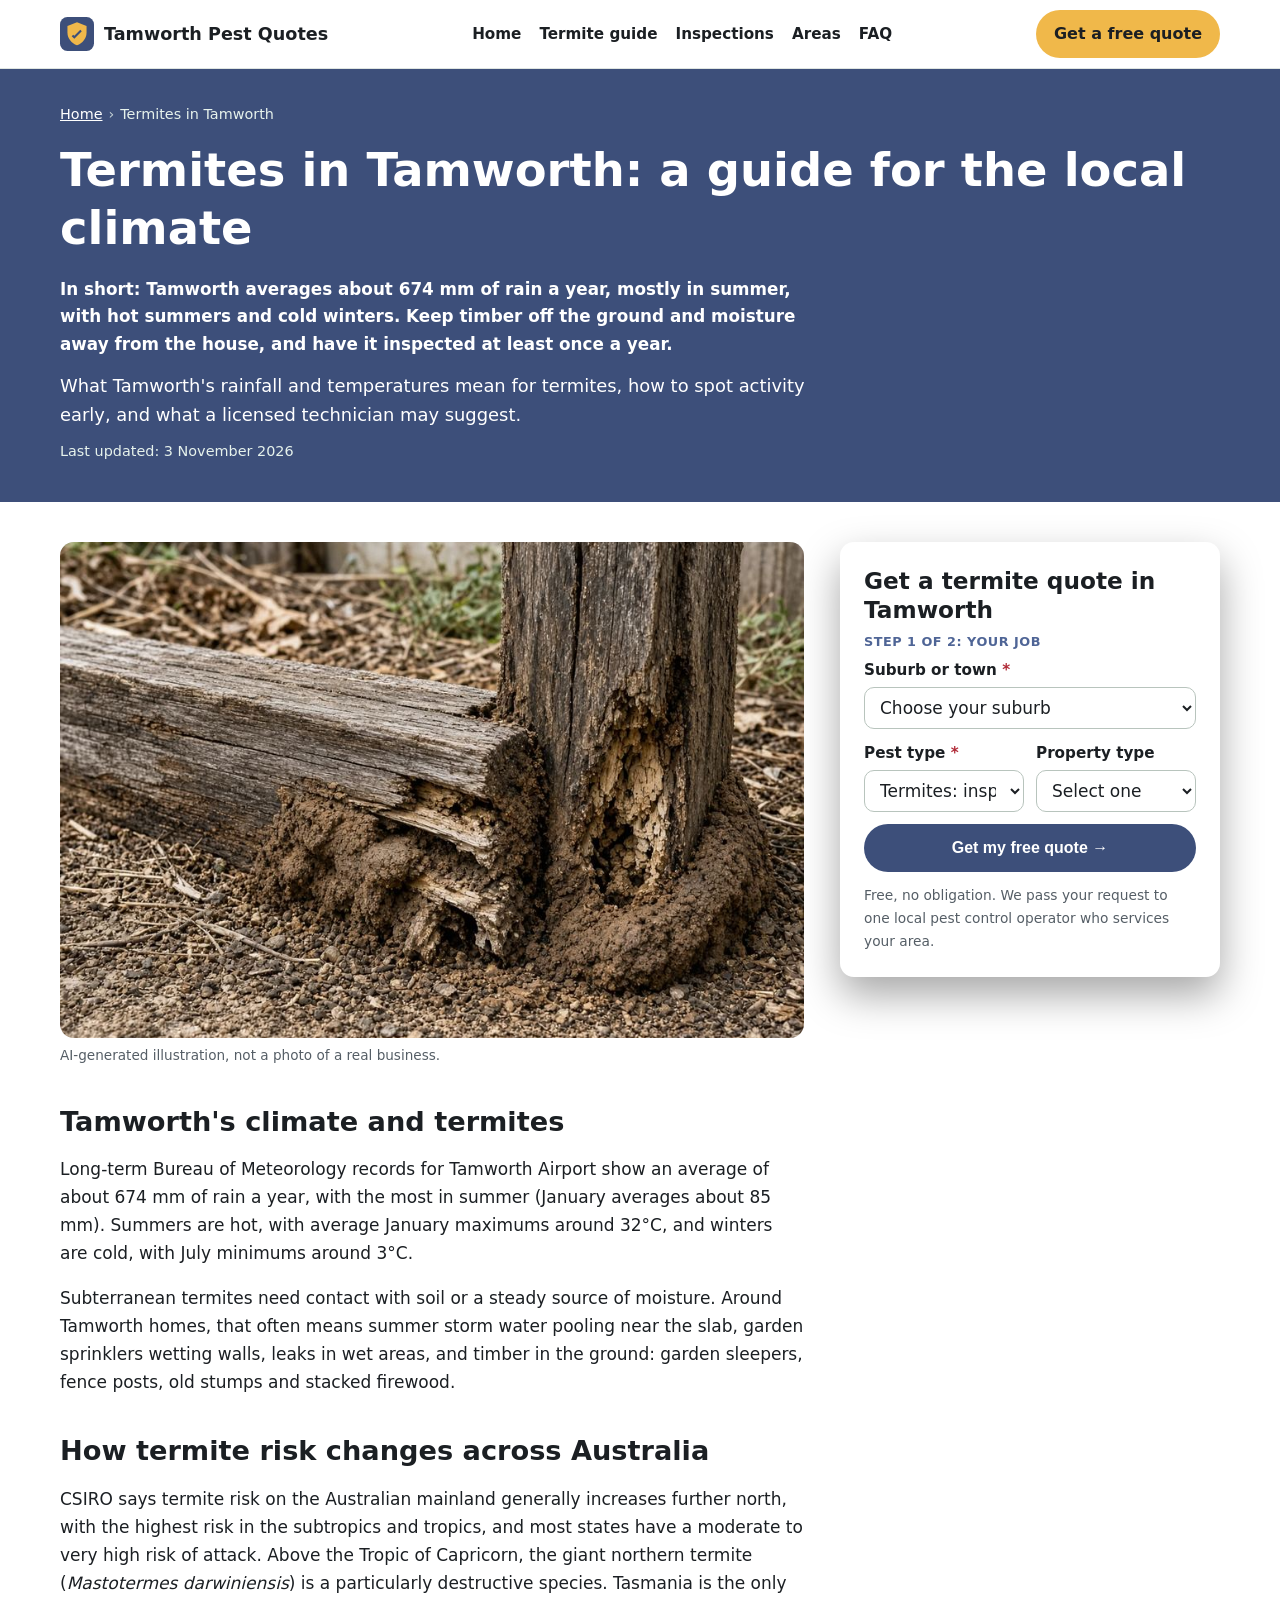
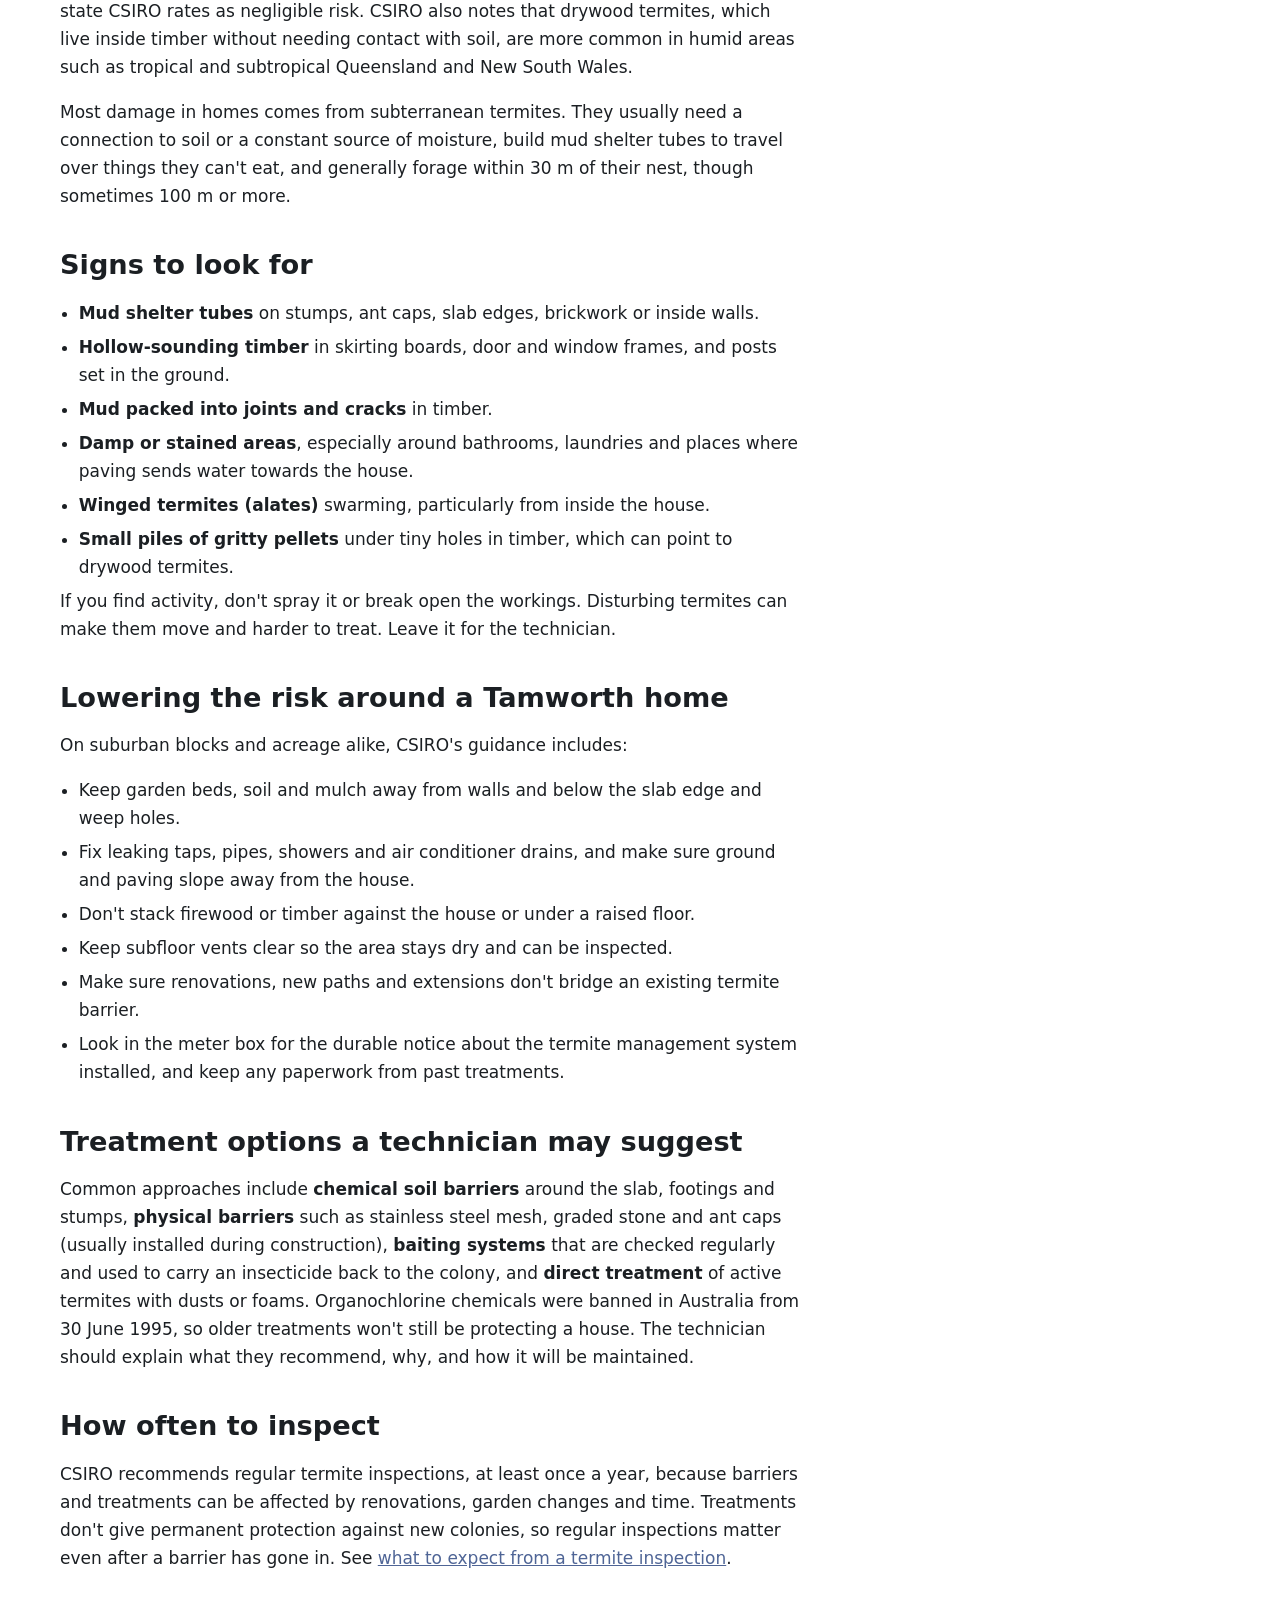
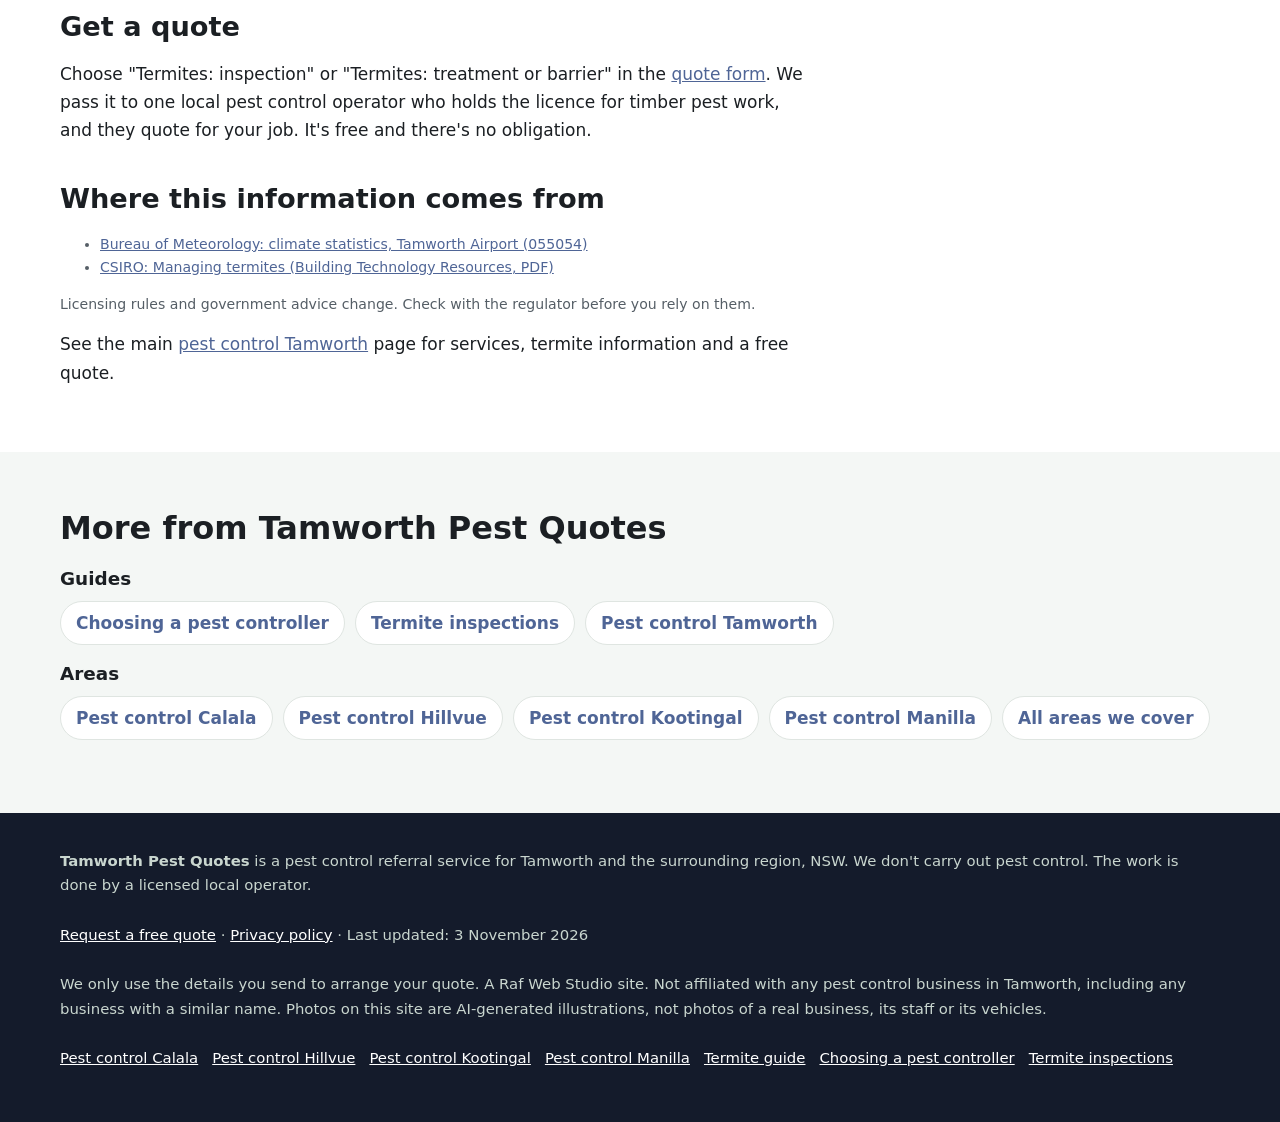
<file: termites-tamworth/index.html>
<!doctype html>
<html lang="en-AU">
<head>
<meta charset="utf-8">
<!-- Search Console verification meta tag goes here once the property is created -->
<meta name="viewport" content="width=device-width, initial-scale=1">
<title>Termites in Tamworth | Climate, Risk and Signs to Look For</title>
<meta name="description" content="A plain-English termite guide for Tamworth: how the local climate affects termite risk, signs of activity, how to lower the risk and what treatments involve.">
<link rel="canonical" href="https://pestcontroltamworth.com/termites-tamworth/">
<link rel="icon" href="/favicon.svg" type="image/svg+xml">
<meta name="theme-color" content="#3d4f7a">
<meta property="og:type" content="article">
<meta property="og:locale" content="en_AU">
<meta property="og:site_name" content="Tamworth Pest Quotes">
<meta property="og:title" content="Termites in Tamworth | Climate, Risk and Signs to Look For">
<meta property="og:description" content="A plain-English termite guide for Tamworth: how the local climate affects termite risk, signs of activity, how to lower the risk and what treatments involve.">
<meta property="og:url" content="https://pestcontroltamworth.com/termites-tamworth/">
<meta property="og:image" content="https://pestcontroltamworth.com/img/hero.jpg">
<meta name="twitter:card" content="summary_large_image">
<script>document.documentElement.classList.add('js')</script>
<link rel="stylesheet" href="/styles.css">

<!-- Google tag (gtag.js) -->
<script async src="https://www.googletagmanager.com/gtag/js?id=G-0F5X8C9ZBZ"></script>
<script>
  window.dataLayer = window.dataLayer || [];
  function gtag(){dataLayer.push(arguments);}
  gtag('js', new Date());
  gtag('config', 'G-0F5X8C9ZBZ');
</script>

<script type="application/ld+json">
{
 "@context": "https://schema.org",
 "@type": "WebPage",
 "@id": "https://pestcontroltamworth.com/termites-tamworth/#webpage",
 "url": "https://pestcontroltamworth.com/termites-tamworth/",
 "name": "Termites in Tamworth | Climate, Risk and Signs to Look For",
 "description": "A plain-English termite guide for Tamworth: how the local climate affects termite risk, signs of activity, how to lower the risk and what treatments involve.",
 "inLanguage": "en-AU",
 "dateModified": "2026-11-03",
 "isPartOf": {
  "@id": "https://pestcontroltamworth.com/#website"
 }
}
</script>
<script type="application/ld+json">
{
 "@context": "https://schema.org",
 "@type": "BreadcrumbList",
 "itemListElement": [
  {
   "@type": "ListItem",
   "position": 1,
   "name": "Home",
   "item": "https://pestcontroltamworth.com/"
  },
  {
   "@type": "ListItem",
   "position": 2,
   "name": "Termites in Tamworth",
   "item": "https://pestcontroltamworth.com/termites-tamworth/"
  }
 ]
}
</script>
<script type="application/ld+json">
{
 "@context": "https://schema.org",
 "@type": "Service",
 "@id": "https://pestcontroltamworth.com/termites-tamworth/#service",
 "name": "Termite inspection and treatment quotes in Tamworth",
 "serviceType": "Pest control",
 "description": "A plain-English termite guide for Tamworth: how the local climate affects termite risk, signs of activity, how to lower the risk and what treatments involve.",
 "url": "https://pestcontroltamworth.com/termites-tamworth/",
 "provider": {
  "@id": "https://pestcontroltamworth.com/#business"
 },
 "areaServed": [
  {
   "@type": "Place",
   "name": "Tamworth, NSW"
  }
 ]
}
</script>
</head>
<body>
<a class="skip-link" href="#main">Skip to content</a>

<header class="site-header">
  <div class="wrap">
    <a class="brand" href="/" aria-label="Tamworth Pest Quotes home">
      <svg viewBox="0 0 64 64" aria-hidden="true"><rect width="64" height="64" rx="14" fill="#3d4f7a"/><path d="M32 10 14 17v12c0 11 7.6 20.5 18 24 10.4-3.5 18-13 18-24V17z" fill="#f0b84a"/><path d="M27 41l-5-5 2.8-2.8L27 35.4l11.2-11.2L41 27z" fill="#3d4f7a"/></svg>
      Tamworth Pest Quotes
    </a>
    <nav class="nav" aria-label="Main">
      <a href="/">Home</a>
      <a href="/termites-tamworth/">Termite guide</a>
      <a href="/termite-inspection/">Inspections</a>
      <a href="/#areas">Areas</a>
      <a href="/#faq">FAQ</a>
    </nav>
    <a class="btn btn-call header-call" href="#quote">Get a free quote</a>
  </div>
</header>

<main id="main">
<section class="page-hero" aria-labelledby="h1">
  <div class="wrap">
    <nav class="crumbs" aria-label="Breadcrumb"><ol><li><a href="https://pestcontroltamworth.com/">Home</a></li><li aria-current="page">Termites in Tamworth</li></ol></nav>
    <h1 id="h1">Termites in Tamworth: a guide for the local climate</h1>
    <p class="summary">In short: Tamworth averages about 674 mm of rain a year, mostly in summer, with hot summers and cold winters. Keep timber off the ground and moisture away from the house, and have it inspected at least once a year.</p>
    <p class="lead">What Tamworth's rainfall and temperatures mean for termites, how to spot activity early, and what a licensed technician may suggest.</p>
    <p class="updated">Last updated: 3 November 2026</p>
  </div>
</section>
<div class="wrap page-grid">
  <article class="page-body">
<figure><img src="/img/card-termite.jpg" width="900" height="600" style="aspect-ratio:3/2;object-fit:cover" alt="Termite damage and mud packing at the base of an old timber post and garden sleeper" decoding="async"><figcaption>AI-generated illustration, not a photo of a real business.</figcaption></figure>
<h2>Tamworth's climate and termites</h2>
<p>Long-term Bureau of Meteorology records for Tamworth Airport show an average of about 674 mm of rain a year, with the most in summer (January averages about 85 mm). Summers are hot, with average January maximums around 32°C, and winters are cold, with July minimums around 3°C.</p><p>Subterranean termites need contact with soil or a steady source of moisture. Around Tamworth homes, that often means summer storm water pooling near the slab, garden sprinklers wetting walls, leaks in wet areas, and timber in the ground: garden sleepers, fence posts, old stumps and stacked firewood.</p>
<h2>How termite risk changes across Australia</h2>
<p>CSIRO says termite risk on the Australian mainland generally increases further north, with the highest risk in the subtropics and tropics, and most states have a moderate to very high risk of attack. Above the Tropic of Capricorn, the giant northern termite (<em>Mastotermes darwiniensis</em>) is a particularly destructive species. Tasmania is the only state CSIRO rates as negligible risk. CSIRO also notes that drywood termites, which live inside timber without needing contact with soil, are more common in humid areas such as tropical and subtropical Queensland and New South Wales.</p><p>Most damage in homes comes from subterranean termites. They usually need a connection to soil or a constant source of moisture, build mud shelter tubes to travel over things they can't eat, and generally forage within 30 m of their nest, though sometimes 100 m or more.</p>
<h2>Signs to look for</h2>
<ul class="clean"><li><strong>Mud shelter tubes</strong> on stumps, ant caps, slab edges, brickwork or inside walls.</li><li><strong>Hollow-sounding timber</strong> in skirting boards, door and window frames, and posts set in the ground.</li><li><strong>Mud packed into joints and cracks</strong> in timber.</li><li><strong>Damp or stained areas</strong>, especially around bathrooms, laundries and places where paving sends water towards the house.</li><li><strong>Winged termites (alates)</strong> swarming, particularly from inside the house.</li><li><strong>Small piles of gritty pellets</strong> under tiny holes in timber, which can point to drywood termites.</li></ul><p>If you find activity, don't spray it or break open the workings. Disturbing termites can make them move and harder to treat. Leave it for the technician.</p>
<h2>Lowering the risk around a Tamworth home</h2>
<p>On suburban blocks and acreage alike, CSIRO's guidance includes:</p><ul class="clean"><li>Keep garden beds, soil and mulch away from walls and below the slab edge and weep holes.</li><li>Fix leaking taps, pipes, showers and air conditioner drains, and make sure ground and paving slope away from the house.</li><li>Don't stack firewood or timber against the house or under a raised floor.</li><li>Keep subfloor vents clear so the area stays dry and can be inspected.</li><li>Make sure renovations, new paths and extensions don't bridge an existing termite barrier.</li><li>Look in the meter box for the durable notice about the termite management system installed, and keep any paperwork from past treatments.</li></ul>
<h2>Treatment options a technician may suggest</h2>
<p>Common approaches include <strong>chemical soil barriers</strong> around the slab, footings and stumps, <strong>physical barriers</strong> such as stainless steel mesh, graded stone and ant caps (usually installed during construction), <strong>baiting systems</strong> that are checked regularly and used to carry an insecticide back to the colony, and <strong>direct treatment</strong> of active termites with dusts or foams. Organochlorine chemicals were banned in Australia from 30 June 1995, so older treatments won't still be protecting a house. The technician should explain what they recommend, why, and how it will be maintained.</p>
<h2>How often to inspect</h2>
<p>CSIRO recommends regular termite inspections, at least once a year, because barriers and treatments can be affected by renovations, garden changes and time. Treatments don't give permanent protection against new colonies, so regular inspections matter even after a barrier has gone in. See <a href="/termite-inspection/">what to expect from a termite inspection</a>.</p>
<h2>Get a quote</h2>
<p>Choose "Termites: inspection" or "Termites: treatment or barrier" in the <a href="#quote">quote form</a>. We pass it to one local pest control operator who holds the licence for timber pest work, and they quote for your job. It's free and there's no obligation.</p>
<h2>Where this information comes from</h2>
<ul class="sources"><li><a href="http://www.bom.gov.au/climate/averages/tables/cw_055054.shtml" rel="noopener">Bureau of Meteorology: climate statistics, Tamworth Airport (055054)</a></li><li><a href="https://research.csiro.au/infratech/wp-content/uploads/sites/38/2024/12/3013%5FManagingTermites%5FWCAG.pdf" rel="noopener">CSIRO: Managing termites (Building Technology Resources, PDF)</a></li></ul>
<p class="sources">Licensing rules and government advice change. Check with the regulator before you rely on them.</p>

<p class="home-link">See the main <a href="/">pest control Tamworth</a> page for services, termite information and a free quote.</p>
  </article>
  <aside class="page-aside">
    <div class="hero-form-card" id="quote">
      <h2 id="quote-h">Get a termite quote in Tamworth</h2>
      <form class="quote-form two-step" id="quote-form" action="https://formsubmit.co/quotes@pestcontroltamworth.com" method="post" novalidate>
        <input type="hidden" name="_subject" value="New quote request – pestcontroltamworth.com">
        <input type="hidden" name="_captcha" value="true">
        <input type="hidden" name="_template" value="table">
        <input type="hidden" name="_next" value="https://pestcontroltamworth.com/thanks.html?lead=1">
        <input type="hidden" name="_autoresponse" value="Thanks for your pest control request. We&#x27;ve received it and are passing it to a local pest control operator, who&#x27;ll be in touch shortly with availability and a price.">
        <input type="text" name="_honey" style="display:none" tabindex="-1" autocomplete="off" aria-hidden="true">
        <input type="hidden" name="source" value="pestcontroltamworth.com">
        <input type="hidden" name="page" value="/termites-tamworth/">
        <fieldset class="step step-1">
          <legend class="step-label">Step 1 of 2: your job</legend>
          <div class="full"><label for="suburb">Suburb or town <span class="req" aria-hidden="true">*</span></label>
            <select id="suburb" name="suburb" required><option value="">Choose your suburb</option><option>Tamworth</option><option>East Tamworth</option><option>West Tamworth</option><option>North Tamworth</option><option>South Tamworth</option><option>Hillvue</option><option>Westdale</option><option>Oxley Vale</option><option>Calala</option><option>Taminda</option><option>Nemingha</option><option>Kootingal</option><option>Moonbi</option><option>Hallsville</option><option>Moore Creek</option><option>Duri</option><option>Attunga</option><option>Manilla</option><option>Barraba</option><option>Woolomin</option><option>Bendemeer</option><option value="Other">Other (tell us below)</option></select></div>
          <div class="full other-wrap"><label for="suburb_other">Other suburb or town</label><input id="suburb_other" name="suburb_other" type="text" autocomplete="address-level2"></div>
          <div><label for="pest">Pest type <span class="req" aria-hidden="true">*</span></label>
            <select id="pest" name="pest_type" required><option value="">Select one</option><option selected>Termites: inspection</option><option>Termites: treatment or barrier</option><option>Pre-purchase timber pest inspection</option><option>General pest treatment</option><option>Cockroaches</option><option>Spiders</option><option>Rats or mice</option><option>Ants</option><option>Possum in the roof (licensed handler only)</option><option>Other or not sure</option></select></div>
          <div><label for="property">Property type</label>
            <select id="property" name="property_type"><option value="Not stated">Select one</option><option>House</option><option>Unit or townhouse</option><option>Rental (tenant or landlord)</option><option>Home I'm buying</option><option>Business or commercial</option><option>Farm or rural property</option></select></div>
          <div class="full js-only"><button class="btn btn-primary btn-block" type="button" id="to-step-2">Get my free quote →</button></div>
          <p class="microcopy full">Free, no obligation. We pass your request to one local pest control operator who services your area.</p>
          <p class="form-error full" id="step1-error" role="alert" hidden>Please choose your suburb and pest type.</p>
        </fieldset>
        <fieldset class="step step-2" id="step-2">
          <legend class="step-label">Step 2 of 2: your details</legend>
          <div><label for="name">Name <span class="req" aria-hidden="true">*</span></label><input id="name" name="name" type="text" autocomplete="name" required></div>
          <div><label for="phone">Phone <span class="req" aria-hidden="true">*</span></label><input id="phone" name="phone" type="tel" autocomplete="tel" inputmode="tel" required></div>
          <div><label for="email">Email</label><input id="email" name="email" type="email" autocomplete="email"></div>
          <div><label for="date">Preferred date</label><input id="date" name="preferred_date" type="date"></div>
          <div class="full"><label for="message">Anything else?</label><textarea id="message" name="message" rows="2" placeholder="e.g. brick veneer on slab, mice in the pantry, acreage with sheds"></textarea></div>
          <p class="consent full">By sending this form you agree we can share your details with one local pest control operator so they can quote for your job. See our <a href="/privacy.html">privacy policy</a>.</p>
          <div class="full step2-actions"><button class="btn btn-primary" type="submit">Send my quote request</button><button class="btn-link js-only" type="button" id="back-1">← Back</button></div>
        </fieldset>
      </form>
    </div>
  </aside>
</div>
<section class="alt" aria-labelledby="more-h">
  <div class="wrap">
    <h2 id="more-h">More from Tamworth Pest Quotes</h2>
    <h3>Guides</h3>
    <ul class="link-list"><li><a href="/pest-control-licence-nsw/">Choosing a pest controller</a></li><li><a href="/termite-inspection/">Termite inspections</a></li><li><a href="/">Pest control Tamworth</a></li></ul>
    <h3>Areas</h3>
    <ul class="link-list"><li><a href="/pest-control-calala/">Pest control Calala</a></li><li><a href="/pest-control-hillvue/">Pest control Hillvue</a></li><li><a href="/pest-control-kootingal/">Pest control Kootingal</a></li><li><a href="/pest-control-manilla/">Pest control Manilla</a></li><li><a href="/#areas">All areas we cover</a></li></ul>
  </div>
</section>
</main>

<footer class="site-footer">
  <div class="wrap">
    <p><strong>Tamworth Pest Quotes</strong> is a pest control referral service for Tamworth and the surrounding region, NSW. We don't carry out pest control. The work is done by a licensed local operator.</p>
    <p><a href="#quote">Request a free quote</a> · <a href="/privacy.html">Privacy policy</a> · Last updated: 3 November 2026</p>
    <p>We only use the details you send to arrange your quote. A Raf Web Studio site. Not affiliated with any pest control business in Tamworth, including any business with a similar name. Photos on this site are AI-generated illustrations, not photos of a real business, its staff or its vehicles.</p>
    <p class="footer-links"><a href="/pest-control-calala/">Pest control Calala</a> <a href="/pest-control-hillvue/">Pest control Hillvue</a> <a href="/pest-control-kootingal/">Pest control Kootingal</a> <a href="/pest-control-manilla/">Pest control Manilla</a> <a href="/termites-tamworth/">Termite guide</a> <a href="/pest-control-licence-nsw/">Choosing a pest controller</a> <a href="/termite-inspection/">Termite inspections</a></p>
  </div>
</footer>

<div class="mobile-call" aria-label="Quick contact">
  <a class="btn btn-call" href="#quote">Get a free quote</a>
</div>
<script src="/form.js" defer></script>
</body>
</html>
</file>
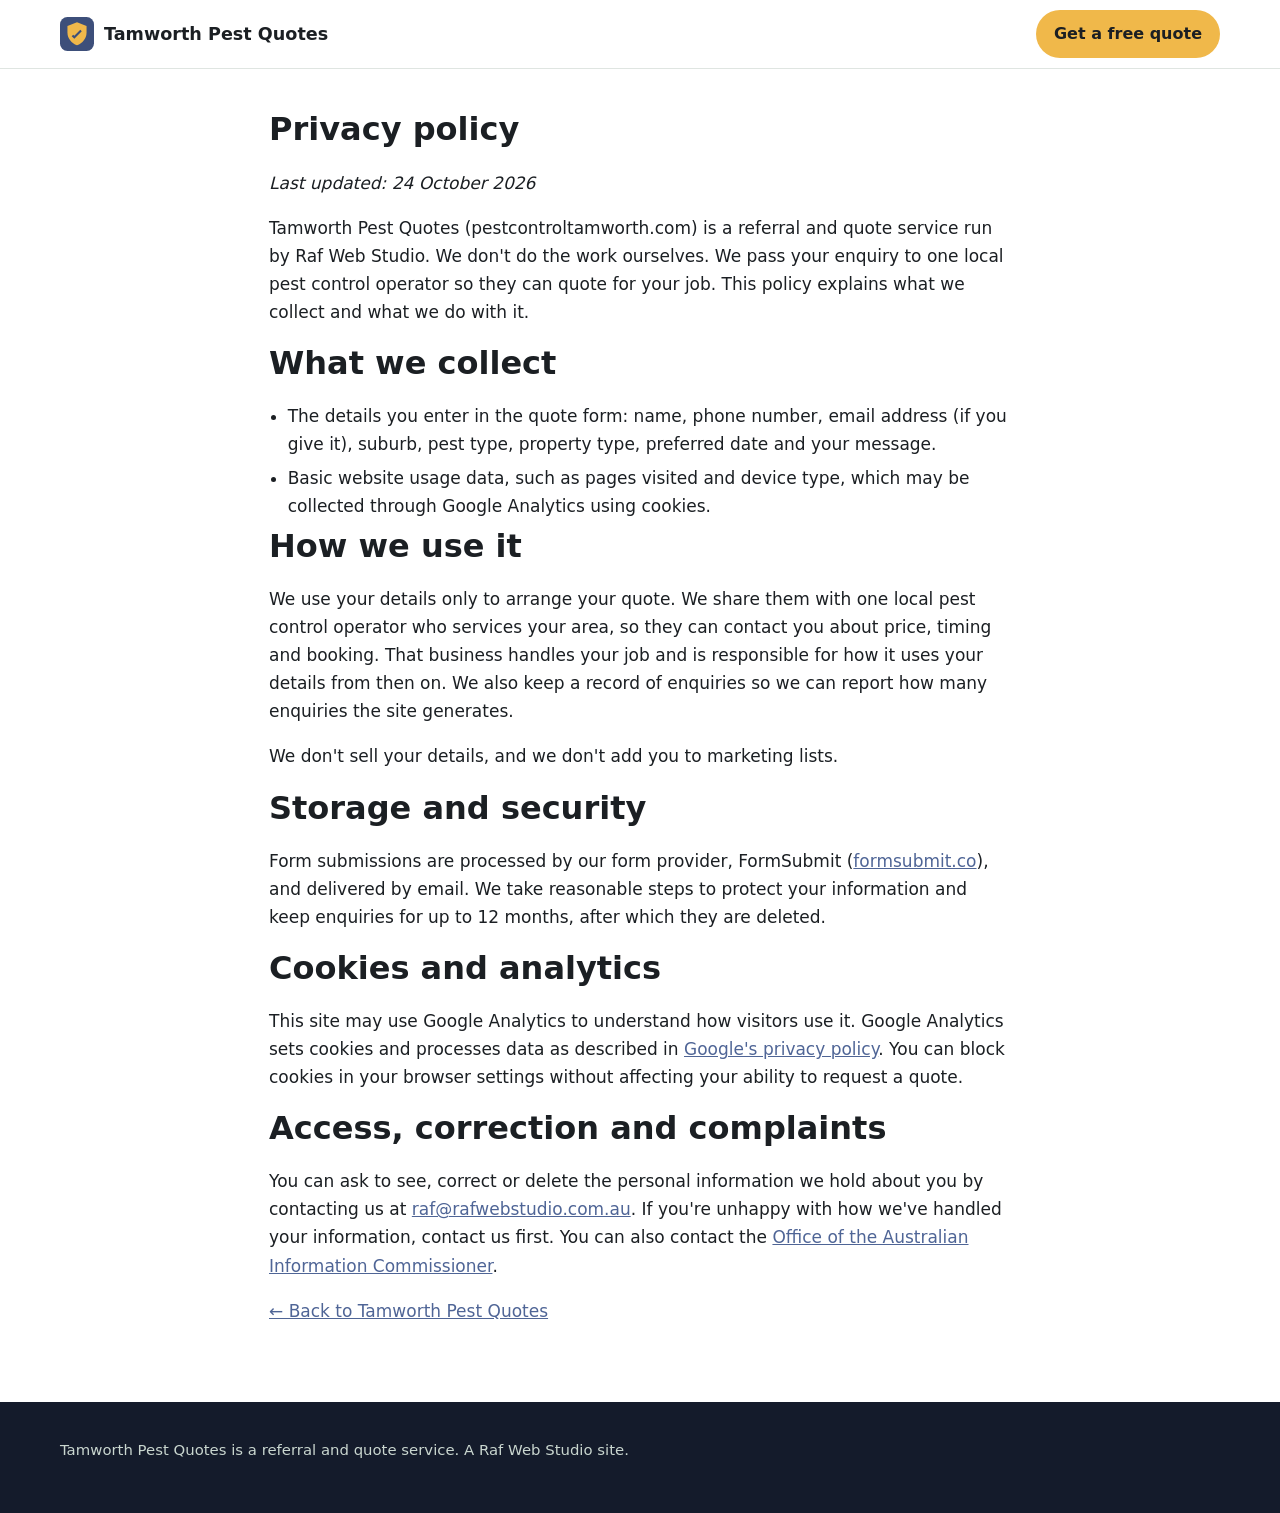
<file: privacy.html>
<!doctype html>
<html lang="en-AU">
<head>
<meta charset="utf-8">
<meta name="viewport" content="width=device-width, initial-scale=1">
<title>Privacy Policy | Tamworth Pest Quotes</title>
<meta name="description" content="How Tamworth Pest Quotes collects, uses and shares the details you send when you request a quote.">
<link rel="canonical" href="https://pestcontroltamworth.com/privacy.html">
<link rel="icon" href="favicon.svg" type="image/svg+xml">
<link rel="stylesheet" href="styles.css">
<!-- Google tag (gtag.js) -->
<script async src="https://www.googletagmanager.com/gtag/js?id=G-0F5X8C9ZBZ"></script>
<script>
  window.dataLayer = window.dataLayer || [];
  function gtag(){dataLayer.push(arguments);}
  gtag('js', new Date());
  gtag('config', 'G-0F5X8C9ZBZ');
</script>
</head>
<body>
<a class="skip-link" href="#main">Skip to content</a>
<header class="site-header">
  <div class="wrap">
    <a class="brand" href="/" aria-label="Tamworth Pest Quotes home">
      <svg viewBox="0 0 64 64" aria-hidden="true"><rect width="64" height="64" rx="14" fill="#3d4f7a"/><path d="M32 10 14 17v12c0 11 7.6 20.5 18 24 10.4-3.5 18-13 18-24V17z" fill="#f0b84a"/><path d="M27 41l-5-5 2.8-2.8L27 35.4l11.2-11.2L41 27z" fill="#3d4f7a"/></svg>
      Tamworth Pest Quotes
    </a>
    <a class="btn btn-call header-call" href="/#quote">Get a free quote</a>
  </div>
</header>
<main id="main" class="legal">
  <h1>Privacy policy</h1>
  <p><em>Last updated: 24 October 2026</em></p>
  <p>Tamworth Pest Quotes (pestcontroltamworth.com) is a referral and quote service run by Raf Web Studio. We don't do the work ourselves. We pass your enquiry to one local pest control operator so they can quote for your job. This policy explains what we collect and what we do with it.</p>
  <h2>What we collect</h2>
  <ul class="clean">
    <li>The details you enter in the quote form: name, phone number, email address (if you give it), suburb, pest type, property type, preferred date and your message.</li>
    <li>Basic website usage data, such as pages visited and device type, which may be collected through Google Analytics using cookies.</li>
  </ul>
  <h2>How we use it</h2>
  <p>We use your details only to arrange your quote. We share them with one local pest control operator who services your area, so they can contact you about price, timing and booking. That business handles your job and is responsible for how it uses your details from then on. We also keep a record of enquiries so we can report how many enquiries the site generates.</p>
  <p>We don't sell your details, and we don't add you to marketing lists.</p>
  <h2>Storage and security</h2>
  <p>Form submissions are processed by our form provider, FormSubmit (<a href="https://formsubmit.co/" rel="noopener">formsubmit.co</a>), and delivered by email. We take reasonable steps to protect your information and keep enquiries for up to 12 months, after which they are deleted.</p>
  <h2>Cookies and analytics</h2>
  <p>This site may use Google Analytics to understand how visitors use it. Google Analytics sets cookies and processes data as described in <a href="https://policies.google.com/privacy" rel="noopener">Google's privacy policy</a>. You can block cookies in your browser settings without affecting your ability to request a quote.</p>
  <h2>Access, correction and complaints</h2>
  <p>You can ask to see, correct or delete the personal information we hold about you by contacting us at <a href="mailto:raf@rafwebstudio.com.au">raf@rafwebstudio.com.au</a>. If you're unhappy with how we've handled your information, contact us first. You can also contact the <a href="https://www.oaic.gov.au/" rel="noopener">Office of the Australian Information Commissioner</a>.</p>
  <p><a href="/">&larr; Back to Tamworth Pest Quotes</a></p>
</main>
<footer class="site-footer"><div class="wrap"><p>Tamworth Pest Quotes is a referral and quote service. A Raf Web Studio site.</p></div></footer>
</body>
</html>
</file>
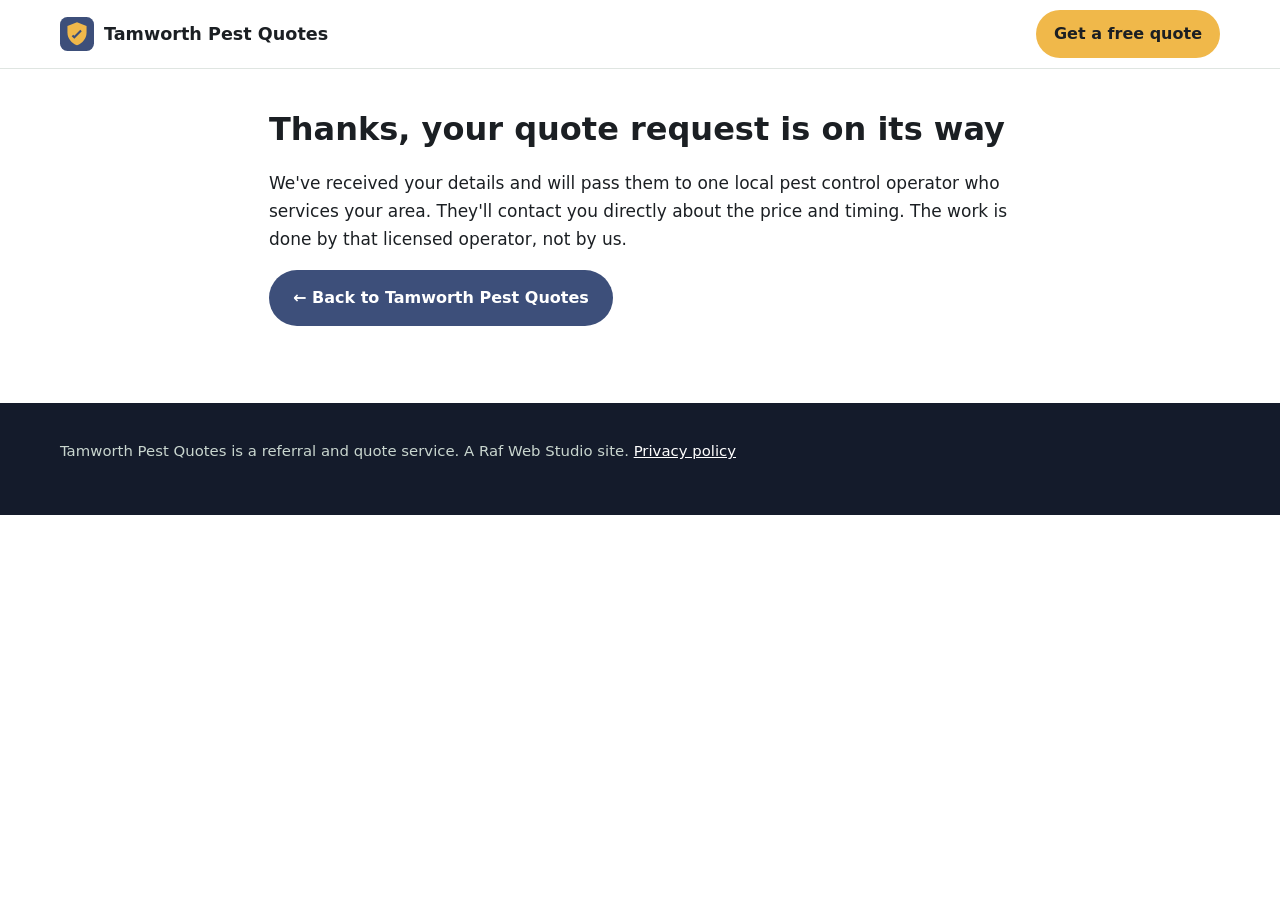
<file: thanks.html>
<!doctype html>
<html lang="en-AU">
<head>
<meta charset="utf-8">
<meta name="viewport" content="width=device-width, initial-scale=1">
<title>Thanks, we've got your quote request | Tamworth Pest Quotes</title>
<meta name="robots" content="noindex, nofollow">
<link rel="icon" href="favicon.svg" type="image/svg+xml">
<link rel="stylesheet" href="styles.css">
<!-- Google tag (gtag.js) -->
<script async src="https://www.googletagmanager.com/gtag/js?id=G-0F5X8C9ZBZ"></script>
<script>
  window.dataLayer = window.dataLayer || [];
  function gtag(){dataLayer.push(arguments);}
  gtag('js', new Date());
  gtag('config', 'G-0F5X8C9ZBZ');
</script>
<script>/*rws-lead-v2*/(function(){var fired=false;function fire(){if(fired)return;if(typeof gtag!=='function'){if(document.readyState!=='complete')setTimeout(fire,50);return;}var tok=null,done=null,ref='',qid=false;try{tok=sessionStorage.getItem('rws_lead_token');done=sessionStorage.getItem('rws_lead_done');}catch(e){}ref=document.referrer||'';try{qid=/(?:^|[?&])lead=1(?:&|$)/.test(location.search);}catch(e){}var via=!!(qid||tok||/formsubmit[.]co/i.test(ref));if(tok&&tok===done)return;if(!via&&(done==='direct'||done==='redirect'))return;fired=true;var flow=tok?'form':(via?'redirect':'direct');gtag('event','generate_lead',{form_name:'pest_control_quote',lead_source:'pestcontroltamworth.com',lead_flow:flow,page_referrer:ref,transport_type:'beacon',send_to:'G-0F5X8C9ZBZ'});try{sessionStorage.setItem('rws_lead_done',tok||(flow==='direct'?'direct':'redirect'));}catch(e){}}if(document.readyState==='complete')fire();else window.addEventListener('load',fire);})();</script>
</head>
<body>
<a class="skip-link" href="#main">Skip to content</a>
<header class="site-header">
  <div class="wrap">
    <a class="brand" href="/" aria-label="Tamworth Pest Quotes home">
      <svg viewBox="0 0 64 64" aria-hidden="true"><rect width="64" height="64" rx="14" fill="#3d4f7a"/><path d="M32 10 14 17v12c0 11 7.6 20.5 18 24 10.4-3.5 18-13 18-24V17z" fill="#f0b84a"/><path d="M27 41l-5-5 2.8-2.8L27 35.4l11.2-11.2L41 27z" fill="#3d4f7a"/></svg>
      Tamworth Pest Quotes
    </a>
    <a class="btn btn-call header-call" href="/#quote">Get a free quote</a>
  </div>
</header>
<main id="main" class="legal">
  <h1>Thanks, your quote request is on its way</h1>
  <p>We've received your details and will pass them to one local pest control operator who services your area. They'll contact you directly about the price and timing. The work is done by that licensed operator, not by us.</p>
  <p><a class="btn btn-primary" href="/">&larr; Back to Tamworth Pest Quotes</a></p>
</main>
<footer class="site-footer"><div class="wrap"><p>Tamworth Pest Quotes is a referral and quote service. A Raf Web Studio site. <a href="privacy.html">Privacy policy</a></p></div></footer>
</body>
</html>
</file>
<file: styles.css>
:root{
  --green:#3d4f7a;--green-2:#4f6596;--yellow:#f0b84a;--ink:#1b1f23;--muted:#555e66;
  --bg:#ffffff;--soft:#f4f7f5;--line:#dfe5e1;--radius:14px;--max:1200px;
}
*{box-sizing:border-box}
html{scroll-behavior:smooth}
body{margin:0;font-family:system-ui,-apple-system,"Segoe UI",Roboto,Arial,sans-serif;color:var(--ink);background:var(--bg);line-height:1.65;font-size:17px;padding-bottom:72px}
@media(min-width:800px){body{padding-bottom:0}}
img,svg{max-width:100%}
a{color:var(--green-2)}
a:focus-visible,button:focus-visible,input:focus-visible,select:focus-visible,textarea:focus-visible{outline:3px solid var(--yellow);outline-offset:2px}
.wrap{max-width:var(--max);margin:0 auto;padding:0 20px}
.skip-link{position:absolute;left:-999px;top:0;background:#fff;padding:8px 12px;z-index:100}
.skip-link:focus{left:8px}
h1,h2,h3{line-height:1.25;margin:0 0 .6em}
h1{font-size:clamp(1.9rem,4.5vw,2.9rem)}
h2{font-size:clamp(1.5rem,3vw,2rem);margin-top:0}
h3{font-size:1.15rem}
p{margin:0 0 1em}

/* header */
.site-header{background:#fff;border-bottom:1px solid var(--line);position:sticky;top:0;z-index:50}
.site-header .wrap{display:flex;align-items:center;justify-content:space-between;gap:16px;padding-top:10px;padding-bottom:10px}
.brand{display:flex;align-items:center;gap:10px;font-weight:800;color:var(--ink);text-decoration:none;font-size:1.1rem}
.brand svg{width:34px;height:34px}
.nav{display:none;gap:18px}
.nav a{color:var(--ink);text-decoration:none;font-weight:600;font-size:.95rem}
.nav a:hover{color:var(--green-2)}
@media(min-width:900px){.nav{display:flex}}

/* buttons */
.btn{display:inline-flex;align-items:center;justify-content:center;gap:8px;font-weight:700;border-radius:999px;padding:13px 22px;text-decoration:none;border:2px solid transparent;cursor:pointer;font-size:1rem}
.btn svg{width:20px;height:20px}
.btn-call{background:var(--yellow);color:#1b1f23}
.btn-call:hover{background:#f0b84a}
.btn-ghost{background:transparent;color:#fff;border-color:rgba(255,255,255,.7)}
.btn-ghost:hover{background:rgba(255,255,255,.12)}
.btn-primary{background:var(--green);color:#fff}
.btn-primary:hover{background:var(--green-2)}
.header-call{display:none}
@media(min-width:600px){.header-call{display:inline-flex;padding:9px 16px}}

/* hero */
.hero{background:linear-gradient(135deg,#3d4f7a 0%,#4f6596 60%,#4f6596 100%);color:#fff;padding:48px 0 56px}
.hero .wrap{display:grid;gap:32px}
@media(min-width:900px){.hero .wrap{grid-template-columns:1.15fr .85fr;align-items:center}}
.hero p.lead{font-size:1.15rem;color:#e6f2ec;max-width:38em}
.hero .ctas{display:flex;flex-wrap:wrap;gap:12px;margin:22px 0 18px}
.ticks{list-style:none;padding:0;margin:0;display:grid;gap:6px;color:#e6f2ec}
.ticks li{display:flex;gap:8px;align-items:flex-start}
.ticks svg{flex:0 0 20px;width:20px;height:20px;margin-top:3px}
.hero-card{background:#fff;color:var(--ink);border-radius:var(--radius);padding:22px;box-shadow:0 12px 30px rgba(0,0,0,.18)}
.hero-card h2{font-size:1.25rem}
.hero-card ol{margin:0;padding-left:1.2em}
.hero-card li{margin-bottom:.5em}

/* sections */
section{padding:56px 0}
section.alt{background:var(--soft)}
.intro{max-width:46em}
.grid{display:grid;gap:18px}
@media(min-width:700px){.grid-2{grid-template-columns:1fr 1fr}.grid-3{grid-template-columns:repeat(3,1fr)}}
.card{background:#fff;border:1px solid var(--line);border-radius:var(--radius);padding:20px}
.card .size{display:inline-block;background:var(--green);color:#fff;font-weight:800;border-radius:8px;padding:3px 10px;margin-bottom:8px}
.icon{width:36px;height:36px;color:var(--green);margin-bottom:6px}

table{width:100%;border-collapse:collapse;background:#fff;border-radius:var(--radius);overflow:hidden;border:1px solid var(--line)}
caption{text-align:left;font-weight:700;padding:0 0 10px}
th,td{padding:12px 14px;text-align:left;border-bottom:1px solid var(--line);vertical-align:top}
th{background:#e9f1ec;font-size:.95rem}
.table-scroll{overflow-x:auto}
.note{font-size:.93rem;color:var(--muted)}
.yes h3{color:var(--green)}
.no h3{color:#b02a37}
ul.clean{padding-left:1.1em;margin:0}
ul.clean li{margin-bottom:.35em}

.areas{display:flex;flex-wrap:wrap;gap:8px;list-style:none;padding:0;margin:0 0 1em}
.areas li{background:#fff;border:1px solid var(--line);border-radius:999px;padding:6px 14px;font-size:.95rem}

/* faq */
details{background:#fff;border:1px solid var(--line);border-radius:var(--radius);padding:4px 18px;margin-bottom:10px}
summary{cursor:pointer;font-weight:700;padding:12px 0;list-style:none}
summary::-webkit-details-marker{display:none}
summary::after{content:"+";float:right;font-size:1.3rem;line-height:1;color:var(--green)}
details[open] summary::after{content:"–"}

/* form */
.quote{background:var(--green);color:#fff}
.quote .wrap{display:grid;gap:28px}
@media(min-width:900px){.quote .wrap{grid-template-columns:.8fr 1.2fr}}
.quote p{color:#e6f2ec}
form.quote-form{background:#fff;color:var(--ink);border-radius:var(--radius);padding:22px;display:grid;gap:14px}
@media(min-width:600px){form.quote-form{grid-template-columns:1fr 1fr}.full{grid-column:1/-1}}
label{display:block;font-weight:600;font-size:.95rem;margin-bottom:4px}
input,select,textarea{width:100%;font:inherit;padding:11px 12px;border:1.5px solid #b8c4bd;border-radius:10px;background:#fff;color:var(--ink)}
textarea{min-height:110px;resize:vertical}
.req{color:#b02a37}
.consent{font-size:.88rem;color:var(--muted)}

/* footer */
.site-footer{background:#141b2b;color:#c9d6cf;padding:36px 0;font-size:.93rem}
.site-footer a{color:#fff}
.site-footer .wrap{display:grid;gap:10px}

/* sticky mobile call bar */
.mobile-call{position:fixed;left:0;right:0;bottom:0;z-index:60;display:flex;gap:8px;padding:10px 12px;background:#fff;border-top:1px solid var(--line);box-shadow:0 -6px 18px rgba(0,0,0,.08)}
.mobile-call .btn{flex:1;padding:12px 10px}
@media(min-width:800px){.mobile-call{display:none}}

.legal{max-width:46em;padding:40px 20px 60px;margin:0 auto}
.legal h1{font-size:2rem}

/* images */
.about-grid{display:grid;gap:28px;align-items:center}
@media(min-width:900px){.about-grid{grid-template-columns:1.2fr .8fr}}
figure{margin:0}
.photo img{width:100%;height:auto;display:block;border-radius:var(--radius)}
.photo figcaption,.size-figs figcaption{font-size:.85rem;color:var(--muted);margin-top:6px}
.local-photo{max-width:720px;margin-top:8px}
.size-figs{display:grid;gap:14px;margin:6px 0 10px;grid-template-columns:1fr}
@media(min-width:600px){.size-figs{grid-template-columns:1fr 1fr}}
.size-figs img{width:100%;height:auto;display:block;border-radius:10px;border:1px solid var(--line);background:#f4f7f5}
.size-figs figcaption{font-weight:700;color:var(--ink)}
.credits{font-size:.8rem;color:#9fb3a8}

/* banner hero */
.hero{position:relative;overflow:hidden;background:#141b2b;padding:56px 0 64px}
.hero-bg,.hero-bg img{position:absolute;inset:0;width:100%;height:100%}
.hero-bg img{object-fit:cover;object-position:center 40%;filter:brightness(1.08)}
.hero::before{content:"";position:absolute;inset:0;z-index:1;background:linear-gradient(90deg,rgba(8,24,16,.58) 0%,rgba(8,24,16,.36) 45%,rgba(8,24,16,.14) 100%)}
.hero .wrap.hero-grid{position:relative;z-index:2;display:grid;gap:32px;align-items:center}
@media(min-width:960px){.hero .wrap.hero-grid{grid-template-columns:1.05fr .95fr;gap:48px}.hero{padding:72px 0 80px}}
.hero h1{text-shadow:0 2px 4px rgba(0,0,0,.45),0 4px 22px rgba(0,0,0,.45)}
.hero .lead,.hero .updated{text-shadow:0 1px 3px rgba(0,0,0,.6)}
.hero-copy .ticks{margin:6px 0 20px}
.hero-copy .ctas{margin:0}
.hero-form-card{background:#fff;color:var(--ink);border-radius:var(--radius);padding:24px;box-shadow:0 18px 40px rgba(0,0,0,.35);scroll-margin-top:80px}
.hero-form-card h2{font-size:1.45rem;margin-bottom:.3em}
.hero-form-card .form-intro{color:var(--muted);font-size:.95rem;margin-bottom:12px}
.hero-form-card form.quote-form{padding:0;box-shadow:none;border-radius:0;gap:12px}
.hero-form-card input,.hero-form-card select,.hero-form-card textarea{padding:9px 11px}
.hero-form-card textarea{min-height:72px}
.hero-form-card .consent{margin:10px 0 0}
.photo-credit{position:absolute;right:10px;bottom:6px;z-index:2;margin:0;font-size:.72rem;color:rgba(255,255,255,.8)}
.photo-credit a{color:#fff}
.how-card{background:#fff;color:var(--ink);border-radius:var(--radius);padding:22px}
.how-card ol{margin:0;padding-left:1.2em}.how-card li{margin-bottom:.5em}

/* v2 */
.hero .lead{color:#fff}
.updated{font-size:.85rem;color:#e6f2ec;margin:14px 0 0}
.updated-dark{font-size:.9rem;color:var(--muted);font-weight:600;margin-top:-.4em}
fieldset{border:0;margin:0;padding:0;min-width:0}
.step{display:grid;gap:12px;grid-template-columns:1fr}
@media(min-width:600px){.step{grid-template-columns:1fr 1fr}}
.step-label{font-size:.8rem;font-weight:700;text-transform:uppercase;letter-spacing:.04em;color:var(--green-2);margin-bottom:6px;padding:0}
.step-2{margin-top:16px}
.js .is-step-1 .step-2{display:none}
.js .is-step-2 .step-1{display:none}
.js .is-step-2 .step-2{margin-top:0}
.js-only{display:none}
.js .js-only{display:block}
.js .step2-actions .js-only{display:inline-block}
.other-wrap{display:none}.other-wrap.show{display:block}
html:not(.js) .other-wrap{display:block}
.btn-block{width:100%}
.btn-link{background:none;border:0;color:var(--green-2);font:inherit;font-weight:600;cursor:pointer;margin-left:14px;text-decoration:underline}
.microcopy{font-size:.86rem;color:var(--muted);margin:0}
.form-error{color:#b02a37;font-weight:600;font-size:.9rem;margin:0}
[aria-invalid="true"]{border-color:#b02a37}
.hero-form-card .quote-form{display:block}
.trust{background:#141b2b;color:#e6f2ec;padding:16px 0}
.trust-list{list-style:none;margin:0 auto;display:grid;gap:10px 24px;grid-template-columns:1fr}
@media(min-width:700px){.trust-list{grid-template-columns:1fr 1fr}}
@media(min-width:1000px){.trust-list{grid-template-columns:repeat(4,1fr)}}
.trust-list li{display:flex;gap:8px;align-items:flex-start;font-size:.95rem}
.trust-list svg{flex:0 0 20px;width:20px;height:20px;color:var(--yellow);margin-top:3px}
.trust-list strong{color:#fff}
ol.steps{list-style:none;padding:0;margin:0 0 16px}
.step-num{display:inline-grid;place-items:center;width:34px;height:34px;border-radius:50%;background:var(--yellow);color:#1b1f23;font-weight:800;margin-bottom:8px}
.equiv{font-weight:700;color:var(--green-2);margin:-.2em 0 .5em}
.price-table td{white-space:nowrap}
.area-groups{display:grid;gap:8px 28px;margin-bottom:12px}
@media(min-width:800px){.area-groups{grid-template-columns:1fr 1fr}}
.area-group h3{font-size:1rem;margin:10px 0 8px}
/* photo cards */
.photo-cards{display:grid;gap:20px;grid-template-columns:1fr;margin:10px 0 28px}
@media(min-width:620px){.photo-cards{grid-template-columns:1fr 1fr}}
@media(min-width:1000px){.photo-cards{grid-template-columns:repeat(4,1fr)}}
.photo-card{position:relative;display:flex;flex-direction:column;background:#fff;border:1px solid var(--line);border-radius:var(--radius);overflow:hidden;text-decoration:none;color:var(--ink);box-shadow:0 6px 18px rgba(0,0,0,.06);transition:transform .15s,box-shadow .15s}
.photo-card:hover{transform:translateY(-2px);box-shadow:0 10px 24px rgba(0,0,0,.1)}
.pc-img{display:block;aspect-ratio:4/3;overflow:hidden;background:#f4f7f5}
.pc-img img{width:100%;height:100%;object-fit:cover;display:block}
.pc-svg img{object-fit:contain;padding:12px}
.pc-icon{position:absolute;left:18px;top:-26px;width:52px;height:52px;border-radius:50%;background:var(--yellow);color:#141b2b;display:grid;place-items:center;border:4px solid #fff;box-shadow:0 4px 10px rgba(0,0,0,.15)}
.pc-icon svg{width:24px;height:24px}
.pc-body{position:relative;display:block;padding:34px 18px 18px}
.pc-title{display:block;font-size:1.1rem;margin-bottom:6px}
.pc-text{display:block;font-size:.95rem;color:var(--muted)}
.more-jobs h3{margin-bottom:.4em}
/* truck band */
.band-wrap{padding:8px 0 48px}
.truck-band{position:relative;border-radius:var(--radius);overflow:hidden;min-height:260px;display:flex;align-items:flex-end}
.truck-band img{position:absolute;inset:0;width:100%;height:100%;object-fit:cover;object-position:center 60%}
.truck-band::after{content:"";position:absolute;inset:0;background:linear-gradient(90deg,rgba(8,24,16,.72) 0%,rgba(8,24,16,.35) 55%,rgba(8,24,16,0) 100%)}
.band-text{position:relative;z-index:1;padding:28px;max-width:560px}
.band-line{color:#fff;font-size:clamp(1.4rem,3vw,2rem);font-weight:800;line-height:1.2;margin:0 0 16px;text-shadow:0 2px 8px rgba(0,0,0,.4)}
@media(min-width:900px){.truck-band{min-height:420px;align-items:center}.band-text{padding:44px}}
.closing-inner{display:grid;gap:12px;align-items:center}
@media(min-width:900px){.quote .wrap.closing-inner{grid-template-columns:1fr auto}}
.closing-grid{display:grid;gap:28px;align-items:center}
@media(min-width:900px){.quote .wrap.closing-grid{grid-template-columns:.9fr 1.1fr}}
.closing-photo img{width:100%;height:auto;display:block;border-radius:var(--radius);box-shadow:0 12px 30px rgba(0,0,0,.25)}

/* How it works step photos */
.step-card{padding:0;overflow:hidden;display:flex;flex-direction:column}
.step-img{display:block;aspect-ratio:3/2;background:#e9efe9}
.step-img img{display:block;width:100%;height:100%;object-fit:cover;border-radius:var(--radius) var(--radius) 0 0}
.step-body{position:relative;padding:30px 20px 20px}
.step-card .step-num{position:absolute;top:-21px;left:20px;width:42px;height:42px;margin:0;font-size:1.1rem;border:3px solid #fff;box-shadow:0 2px 6px rgba(0,0,0,.18)}
.step-card h3{margin-top:0}

/* seo-pages-v1 */
.page-hero{background:var(--green);color:#fff;padding:34px 0 38px}
.page-hero h1{color:#fff;margin-bottom:.4em}
.page-hero .lead{color:#fff;font-size:1.12rem;max-width:44em;margin-bottom:.6em}
.page-hero .updated{color:#e6f2ec;font-size:.9rem;margin:0}
.crumbs{font-size:.9rem;margin-bottom:14px;color:#e6f2ec}
.crumbs ol{list-style:none;padding:0;margin:0;display:flex;flex-wrap:wrap;gap:6px}
.crumbs li+li::before{content:"›";margin-right:6px;opacity:.8}
.crumbs a{color:#fff}
.page-grid{display:grid;gap:36px;padding-top:40px;padding-bottom:48px}
@media(min-width:960px){.page-grid{grid-template-columns:minmax(0,1fr) 380px;align-items:start}.page-aside{position:sticky;top:84px}}
.page-body h2{margin-top:1.4em;font-size:clamp(1.3rem,2.6vw,1.7rem)}
.page-body h2:first-child{margin-top:0}
.page-body figure{margin:0 0 1.4em}
.page-body figure img{width:100%;height:auto;border-radius:var(--radius);display:block}
.page-body figcaption{font-size:.85rem;color:var(--muted);margin-top:6px}
.page-body table{width:100%;border-collapse:collapse;margin:0 0 1.2em}
.page-body th,.page-body td{border:1px solid var(--line);padding:8px 10px;text-align:left;vertical-align:top}
.page-body .callout{background:var(--soft);border-left:4px solid var(--green);padding:14px 16px;border-radius:8px;margin:0 0 1.2em}
.page-body .sources{font-size:.88rem;color:var(--muted)}
.link-list{display:flex;flex-wrap:wrap;gap:10px;list-style:none;padding:0;margin:0 0 1em}
.link-list a{display:inline-block;background:#fff;border:1px solid var(--line);border-radius:999px;padding:7px 15px;text-decoration:none;font-weight:600}
.link-list a:hover{border-color:var(--green)}
.areas a{text-decoration:none;font-weight:600}
.guide-cards{display:grid;gap:16px}
@media(min-width:700px){.guide-cards{grid-template-columns:repeat(3,1fr)}}
.guide-cards a{display:block;background:#fff;border:1px solid var(--line);border-radius:var(--radius);padding:18px;text-decoration:none;color:var(--ink)}
.guide-cards a strong{display:block;color:var(--green-2);font-size:1.08rem;margin-bottom:4px}
.guide-cards a:hover{border-color:var(--green)}
.footer-links{display:flex;flex-wrap:wrap;gap:6px 14px}

/* summary-v1 */
.summary{font-size:1.05rem;font-weight:600;max-width:44em;margin:0 0 .7em}
.hero .summary,.page-hero .summary{color:#fff}

/* site-specific */
.photo-note{font-size:.8rem;color:var(--muted);margin-top:8px}
.disclaimer{background:#fff8e6;border:1px solid #f0d58a;border-radius:var(--radius);padding:16px 18px;font-size:.95rem}

/* summary-v1 */
.summary{font-size:1.05rem;font-weight:600;max-width:44em;margin:0 0 .7em}
.hero .summary,.page-hero .summary{color:#fff}
</file>
